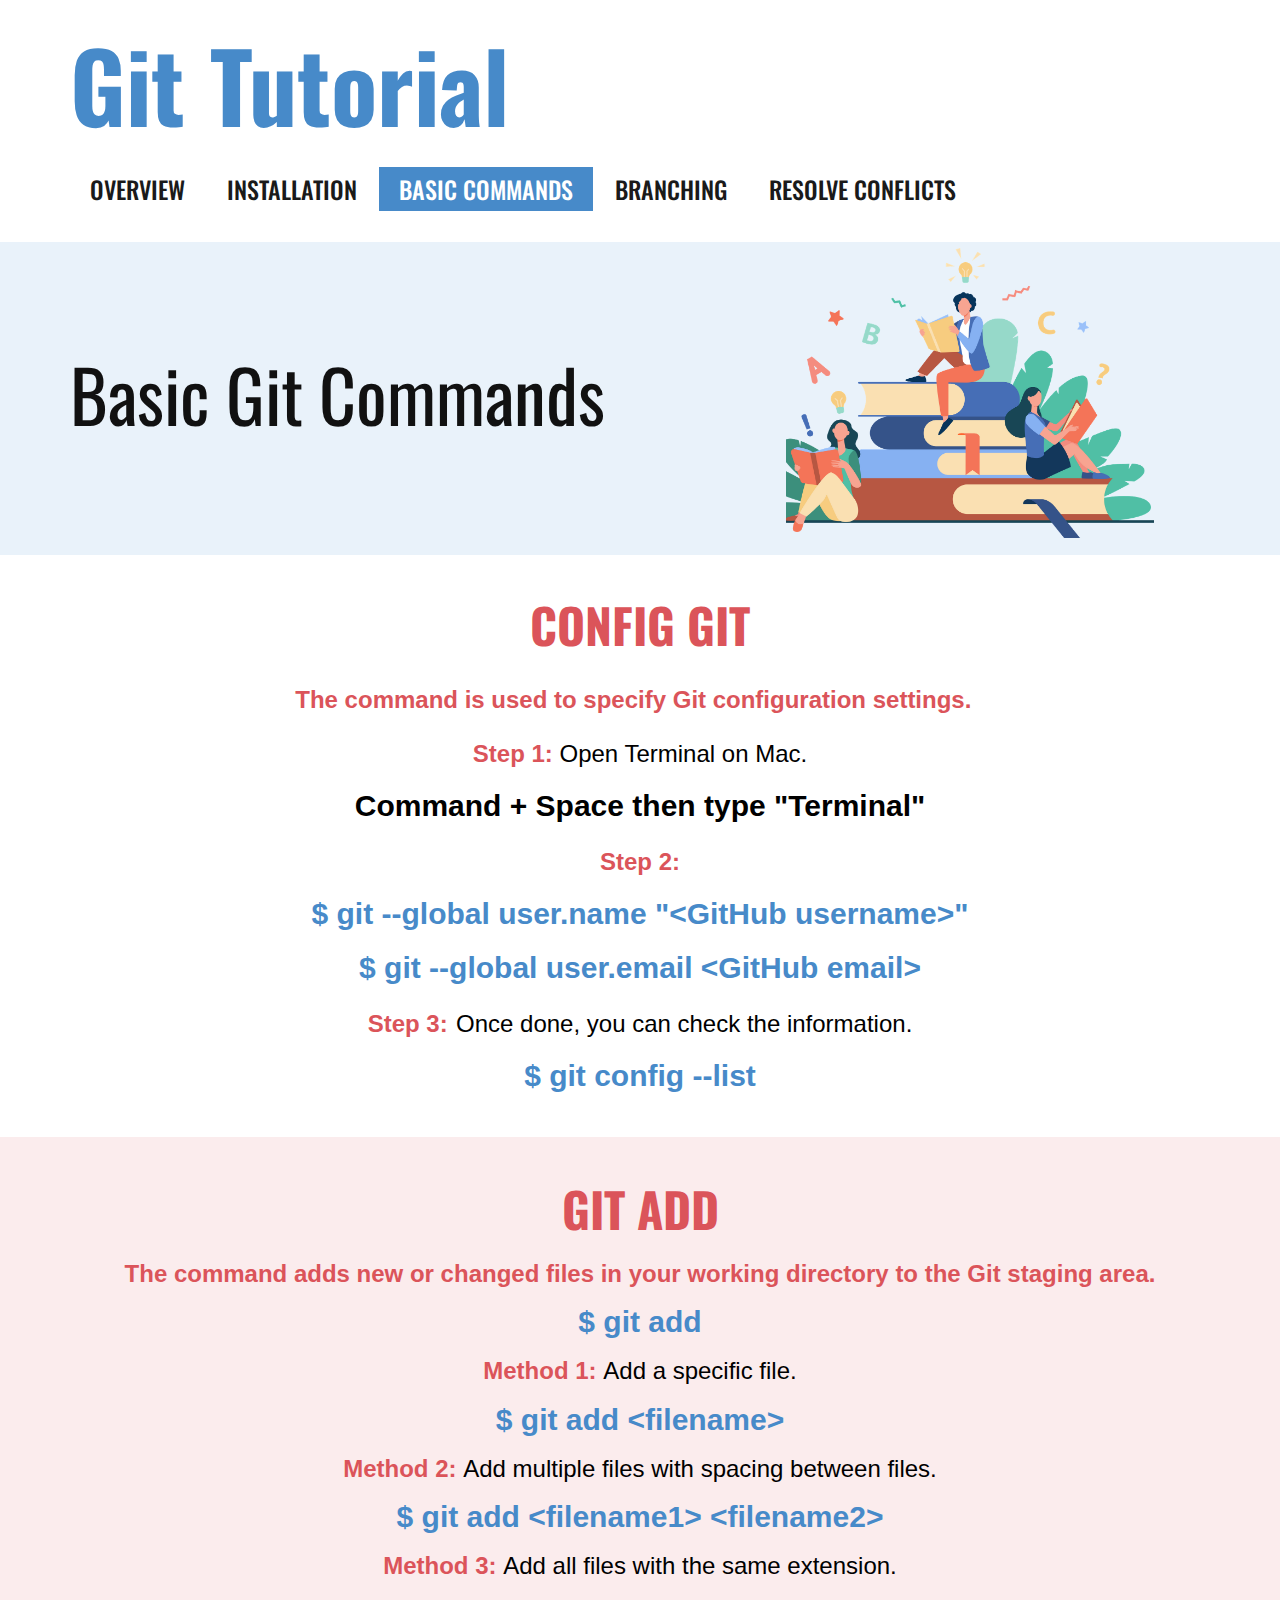
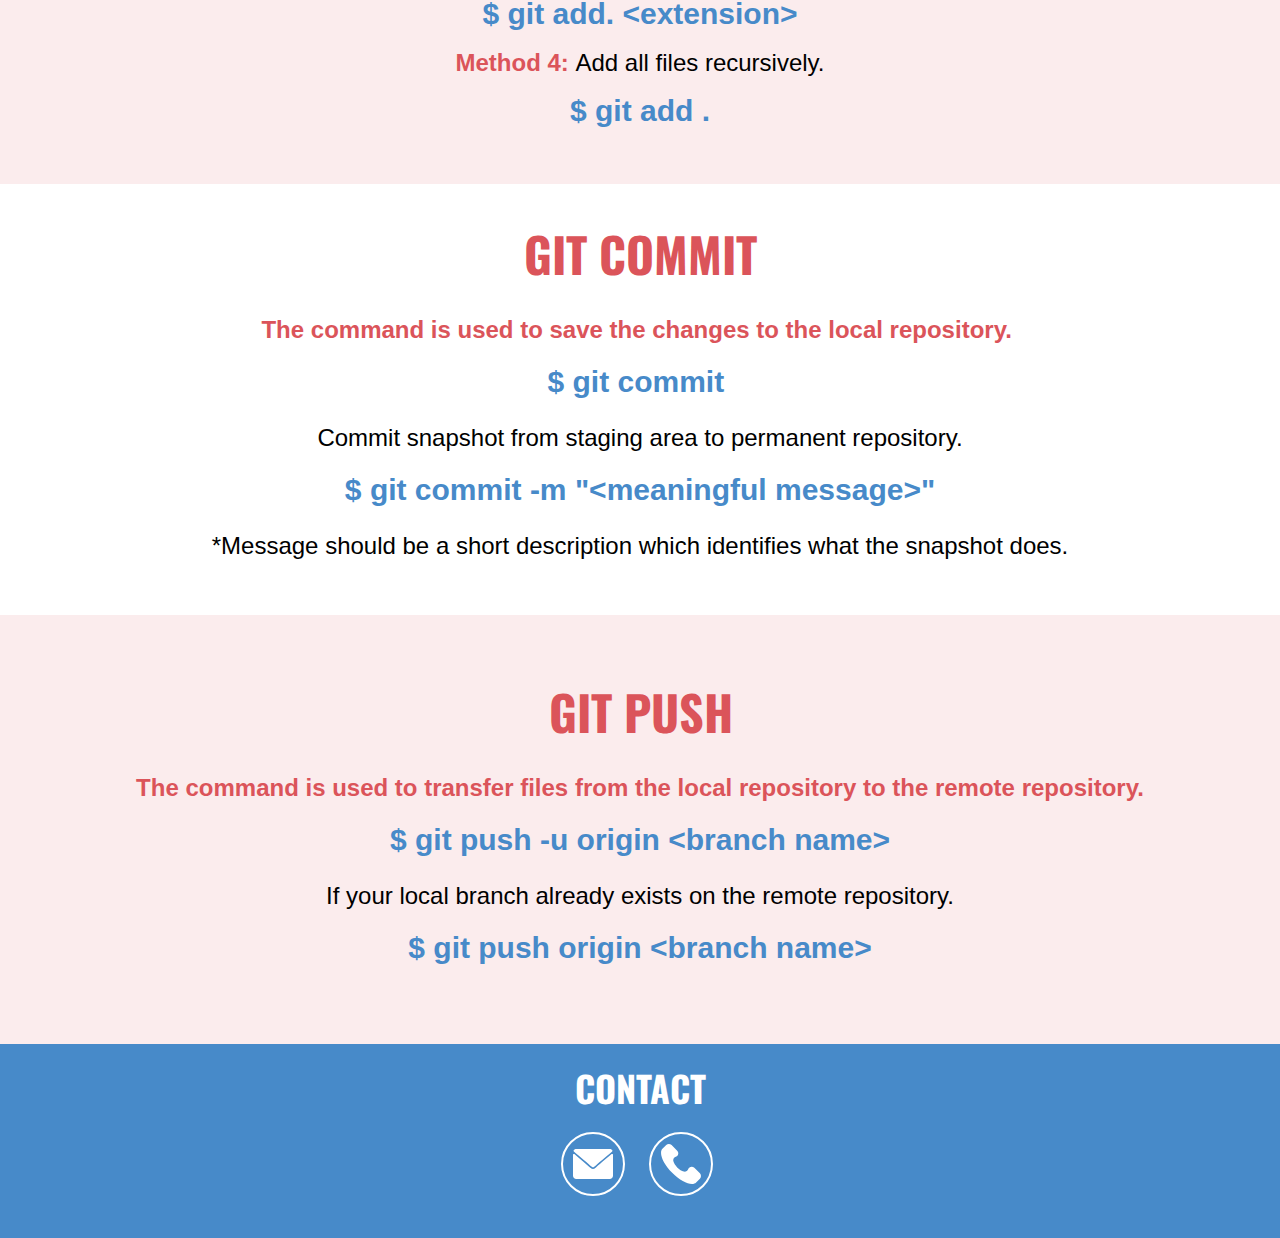
<file: Basic-Commands.html>
<!DOCTYPE html>
<html style="font-size: 16px;">
  <head>
    <meta name="viewport" content="width=device-width, initial-scale=1.0">
    <meta charset="utf-8">
    <meta name="keywords" content="Git Tutorial, CONTACT">
    <meta name="description" content="">
    <meta name="page_type" content="np-template-header-footer-from-plugin">
    <title>Basic Commands</title>
    <link rel="stylesheet" href="nicepage.css" media="screen">
<link rel="stylesheet" href="Basic-Commands.css" media="screen">
    <script class="u-script" type="text/javascript" src="jquery.js" defer=""></script>
    <script class="u-script" type="text/javascript" src="nicepage.js" defer=""></script>
    <meta name="generator" content="Nicepage 3.0.9, nicepage.com">
    <link id="u-theme-google-font" rel="stylesheet" href="https://fonts.googleapis.com/css?family=Roboto:100,100i,300,300i,400,400i,500,500i,700,700i,900,900i|Open+Sans:300,300i,400,400i,600,600i,700,700i,800,800i">
    <link id="u-page-google-font" rel="stylesheet" href="https://fonts.googleapis.com/css?family=Oswald:200,300,400,500,600,700">
    
    
    
    
    
    
    <script type="application/ld+json">{
		"@context": "http://schema.org",
		"@type": "Organization",
		"name": "Site1",
		"url": "index.html"
}</script>
    <meta property="og:title" content="Basic Commands">
    <meta property="og:type" content="website">
    <meta name="theme-color" content="#478ac9">
    <link rel="canonical" href="index.html">
    <meta property="og:url" content="index.html">
  </head>
  <body class="u-body"><header class="u-clearfix u-header u-white u-header" id="sec-d6d2"><div class="u-clearfix u-sheet u-valign-middle u-sheet-1">
        <h1 class="u-align-justify u-custom-font u-font-oswald u-text u-text-default u-text-palette-1-base u-title u-text-1">Git Tutorial</h1>
        <nav class="u-menu u-menu-dropdown u-offcanvas u-menu-1">
          <div class="menu-collapse u-custom-font u-font-oswald" style="font-size: 1.5rem; letter-spacing: 0px; text-transform: uppercase; font-weight: 500;">
            <a class="u-active-palette-1-base u-border-active-palette-1-base u-border-hover-palette-1-light-1 u-border-no-left u-border-no-right u-border-no-top u-button-style u-custom-left-right-menu-spacing u-custom-padding-bottom u-custom-top-bottom-menu-spacing u-hover-palette-1-light-1 u-nav-link u-text-active-white u-text-grey-90 u-text-hover-white" href="#">
              <svg><use xmlns:xlink="http://www.w3.org/1999/xlink" xlink:href="#menu-hamburger"></use></svg>
              <svg version="1.1" xmlns="http://www.w3.org/2000/svg" xmlns:xlink="http://www.w3.org/1999/xlink"><defs><symbol id="menu-hamburger" viewBox="0 0 16 16" style="width: 16px; height: 16px;"><rect y="1" width="16" height="2"></rect><rect y="7" width="16" height="2"></rect><rect y="13" width="16" height="2"></rect>
</symbol>
</defs></svg>
            </a>
          </div>
          <div class="u-custom-menu u-nav-container">
            <ul class="u-custom-font u-font-oswald u-nav u-spacing-2 u-unstyled u-nav-1"><li class="u-nav-item"><a class="u-active-palette-1-base u-border-active-palette-1-base u-border-hover-palette-1-light-1 u-button-style u-hover-palette-1-light-1 u-nav-link u-text-active-white u-text-grey-90 u-text-hover-white" href="Overview.html" style="padding: 10px 20px;">Overview</a>
</li><li class="u-nav-item"><a class="u-active-palette-1-base u-border-active-palette-1-base u-border-hover-palette-1-light-1 u-button-style u-hover-palette-1-light-1 u-nav-link u-text-active-white u-text-grey-90 u-text-hover-white" href="Installation.html" style="padding: 10px 20px;">Installation</a>
</li><li class="u-nav-item"><a class="u-active-palette-1-base u-border-active-palette-1-base u-border-hover-palette-1-light-1 u-button-style u-hover-palette-1-light-1 u-nav-link u-text-active-white u-text-grey-90 u-text-hover-white" href="Basic-Commands.html" style="padding: 10px 20px;">Basic Commands</a>
</li><li class="u-nav-item"><a class="u-active-palette-1-base u-border-active-palette-1-base u-border-hover-palette-1-light-1 u-button-style u-hover-palette-1-light-1 u-nav-link u-text-active-white u-text-grey-90 u-text-hover-white" href="Branching.html" style="padding: 10px 20px;">Branching</a>
</li><li class="u-nav-item"><a class="u-active-palette-1-base u-border-active-palette-1-base u-border-hover-palette-1-light-1 u-button-style u-hover-palette-1-light-1 u-nav-link u-text-active-white u-text-grey-90 u-text-hover-white" href="Resolve-Conflicts.html" style="padding: 10px 20px;">Resolve Conflicts</a>
</li></ul>
          </div>
          <div class="u-custom-menu u-nav-container-collapse">
            <div class="u-black u-container-style u-inner-container-layout u-opacity u-opacity-95 u-sidenav">
              <div class="u-sidenav-overflow">
                <div class="u-menu-close"></div>
                <ul class="u-align-center u-nav u-popupmenu-items u-unstyled u-nav-2"><li class="u-nav-item"><a class="u-button-style u-nav-link" href="Overview.html" style="padding: 10px 20px;">Overview</a>
</li><li class="u-nav-item"><a class="u-button-style u-nav-link" href="Installation.html" style="padding: 10px 20px;">Installation</a>
</li><li class="u-nav-item"><a class="u-button-style u-nav-link" href="Basic-Commands.html" style="padding: 10px 20px;">Basic Commands</a>
</li><li class="u-nav-item"><a class="u-button-style u-nav-link" href="Branching.html" style="padding: 10px 20px;">Branching</a>
</li><li class="u-nav-item"><a class="u-button-style u-nav-link" href="Resolve-Conflicts.html" style="padding: 10px 20px;">Resolve Conflicts</a>
</li></ul>
              </div>
            </div>
            <div class="u-black u-menu-overlay u-opacity u-opacity-70"></div>
          </div>
        </nav>
      </div></header>
    <section class="u-clearfix u-palette-1-light-3 u-section-1" id="sec-7ba5">
      <div class="u-clearfix u-sheet u-sheet-1">
        <h1 class="u-custom-font u-font-oswald u-text u-text-default u-title u-text-1">Basic Git Commands</h1>
        <img src="command1.png" alt="" class="u-image u-image-default u-image-1">
      </div>
    </section>
    <section class="u-align-center u-clearfix u-section-2" id="sec-6f64">
      <div class="u-clearfix u-sheet u-sheet-1">
        <h2 class="u-custom-font u-font-oswald u-text u-text-palette-2-base u-text-1">CONFIG GIT</h2>
        <p class="u-align-center u-custom-font u-font-arial u-text u-text-black u-text-2">
          <span style="font-size: 1.5rem;" class="u-text-palette-2-base">The command is used to specify Git configuration&nbsp;settings.&nbsp;&nbsp;<br>Step 1:
          </span>
          <span style="font-size: 1.5rem; font-weight: normal;"> Open Terminal on Mac.</span>
          <br>Command + Space then type "Terminal"<br>
          <span style="font-size: 1.5rem;" class="u-text-palette-2-base">Step 2:</span>
          <br>
          <span class="u-text-palette-1-base">$ git --global user.name "&lt;GitHub username&gt;"</span>
          <br>
          <span class="u-text-palette-1-base">$ git --global user.email &lt;GitHub email&gt;</span>
          <br>
          <span style="font-size: 1.5rem;" class="u-text-palette-2-base">Step 3:</span>
          <span style="font-size: 1.5rem; font-weight: normal;"> Once done, you can check the information.</span>
          <br>
          <span class="u-text-palette-1-base">$ git config --list</span>
        </p>
        <p class="u-align-justify u-custom-font u-font-arial u-text u-text-3">
          <br>
        </p>
      </div>
    </section>
    <section class="u-align-center u-clearfix u-palette-2-light-3 u-section-3" id="carousel_3b4a">
      <div class="u-clearfix u-sheet u-valign-middle u-sheet-1">
        <h2 class="u-custom-font u-font-oswald u-text u-text-palette-2-base u-text-1">GIT ADD</h2>
        <p class="u-align-center u-custom-font u-font-arial u-text u-text-palette-2-base u-text-2">
          <font color="#db545a">The command&nbsp;</font>adds new or changed files in your working directory to the Git staging area.<br>
          <span style="font-size: 1.875rem;" class="u-text-palette-1-base">$ git add</span>
          <br>Method 1: <span style="font-weight: normal;" class="u-text-black">Add a specific file.</span>
          <br>
          <span class="u-text-palette-1-base" style="font-size: 1.875rem;">$ git add &lt;filename&gt;</span>
          <br>Method 2: <span class="u-text-black" style="font-weight: normal;">Add multiple files with spacing between files.</span>
          <br>
          <span style="font-size: 1.875rem;" class="u-text-palette-1-base">$ git add &lt;filename1&gt; &lt;filename2&gt;<br>
          </span>Method 3: <span class="u-text-black" style="font-weight: normal;">Add all files with the same extension.</span>
          <br>
          <span class="u-text-palette-1-base" style="font-size: 1.875rem;">$ git add. &lt;extension&gt;</span>
          <br>Method 4: <span style="font-weight: normal;" class="u-text-black">Add all files recursively.</span>
          <br>
          <span class="u-text-palette-1-base" style="font-size: 1.875rem;">$ git add .</span>
        </p>
        <p class="u-align-justify u-custom-font u-font-arial u-text u-text-3">
          <br>
        </p>
      </div>
    </section>
    <section class="u-align-center u-clearfix u-section-4" id="carousel_a902">
      <div class="u-clearfix u-sheet u-valign-middle u-sheet-1">
        <h2 class="u-custom-font u-font-oswald u-text u-text-palette-2-base u-text-1">GIT COMMIT</h2>
        <p class="u-align-center u-custom-font u-font-arial u-text u-text-black u-text-2">
          <span style="font-size: 1.5rem;" class="u-text-palette-2-base">The command is used to&nbsp;save the changes to the local repository.&nbsp;<br>
            <span class="u-text-palette-1-base" style="font-size: 1.875rem;">$ git commit&nbsp;</span>
          </span>
          <br>
          <span style="font-size: 1.5rem; font-weight: normal;">Commit snapshot from staging area to permanent repository.</span>
          <br>
          <span class="u-text-palette-1-base">$ git commit -m "&lt;meaningful message&gt;"</span>
          <br>
          <span style="font-size: 1.5rem; font-weight: normal;">*Message should be a short description which identifies what the snapshot does.</span>
        </p>
        <p class="u-align-justify u-custom-font u-font-arial u-text u-text-3">
          <br>
        </p>
      </div>
    </section>
    <section class="u-align-center u-clearfix u-palette-2-light-3 u-section-5" id="carousel_9b28">
      <div class="u-clearfix u-sheet u-sheet-1">
        <h2 class="u-custom-font u-font-oswald u-text u-text-palette-2-base u-text-1">GIT PUSH</h2>
        <p class="u-align-center u-custom-font u-font-arial u-text u-text-palette-1-base u-text-2">
          <span style="font-size: 1.5rem;">
            <span class="u-text-palette-2-base">The command is used to transfer files from the local repository to the remote repository.<br>
            </span>
            <span style="font-size: 1.875rem;">$ git push -u origin &lt;branch name&gt;</span>
          </span>
          <br>
          <span style="font-size: 24px; font-weight: normal;" class="u-text-black">If your local branch already exists on the remote repository.</span>
          <br>$ git push origin &lt;branch name&gt;
        </p>
        <p class="u-align-justify u-custom-font u-font-arial u-text u-text-3">
          <br>
        </p>
      </div>
    </section>
    
    
    <footer class="u-align-center u-clearfix u-footer u-palette-1-base u-footer" id="sec-0329"><div class="u-clearfix u-sheet u-sheet-1">
        <h2 class="u-custom-font u-font-oswald u-text u-text-1">CONTACT</h2><span class="u-border-2 u-border-white u-icon u-icon-circle u-spacing-10 u-text-white u-icon-1" data-href="mailto:s3878667@rmit.edu.vn"><svg class="u-svg-link" preserveAspectRatio="xMidYMin slice" viewBox="0 0 512 512" style=""><use xmlns:xlink="http://www.w3.org/1999/xlink" xlink:href="#svg-8f83"></use></svg><svg xmlns="http://www.w3.org/2000/svg" xmlns:xlink="http://www.w3.org/1999/xlink" version="1.1" xml:space="preserve" class="u-svg-content" viewBox="0 0 512 512" x="0px" y="0px" id="svg-8f83" style="enable-background:new 0 0 512 512;"><g><g><g><path d="M10.688,95.156C80.958,154.667,204.26,259.365,240.5,292.01c4.865,4.406,10.083,6.646,15.5,6.646     c5.406,0,10.615-2.219,15.469-6.604c36.271-32.677,159.573-137.385,229.844-196.896c4.375-3.698,5.042-10.198,1.5-14.719     C494.625,69.99,482.417,64,469.333,64H42.667c-13.083,0-25.292,5.99-33.479,16.438C5.646,84.958,6.313,91.458,10.688,95.156z"></path><path d="M505.813,127.406c-3.781-1.76-8.229-1.146-11.375,1.542C416.51,195.01,317.052,279.688,285.76,307.885     c-17.563,15.854-41.938,15.854-59.542-0.021c-33.354-30.052-145.042-125-208.656-178.917c-3.167-2.688-7.625-3.281-11.375-1.542     C2.417,129.156,0,132.927,0,137.083v268.25C0,428.865,19.135,448,42.667,448h426.667C492.865,448,512,428.865,512,405.333     v-268.25C512,132.927,509.583,129.146,505.813,127.406z"></path>
</g>
</g>
</g></svg></span><span class="u-border-2 u-border-white u-icon u-icon-circle u-spacing-10 u-text-white u-icon-2" data-href="tel:0372796010"><svg class="u-svg-link" preserveAspectRatio="xMidYMin slice" viewBox="0 0 513.64 513.64" style=""><use xmlns:xlink="http://www.w3.org/1999/xlink" xlink:href="#svg-fb30"></use></svg><svg xmlns="http://www.w3.org/2000/svg" xmlns:xlink="http://www.w3.org/1999/xlink" version="1.1" xml:space="preserve" class="u-svg-content" viewBox="0 0 513.64 513.64" x="0px" y="0px" id="svg-fb30" style="enable-background:new 0 0 513.64 513.64;"><g><g><path d="M499.66,376.96l-71.68-71.68c-25.6-25.6-69.12-15.359-79.36,17.92c-7.68,23.041-33.28,35.841-56.32,30.72    c-51.2-12.8-120.32-79.36-133.12-133.12c-7.68-23.041,7.68-48.641,30.72-56.32c33.28-10.24,43.52-53.76,17.92-79.36l-71.68-71.68    c-20.48-17.92-51.2-17.92-69.12,0l-48.64,48.64c-48.64,51.2,5.12,186.88,125.44,307.2c120.32,120.32,256,176.641,307.2,125.44    l48.64-48.64C517.581,425.6,517.581,394.88,499.66,376.96z"></path>
</g>
</g></svg></span>
      </div></footer>
  </body>
</html>
</file>
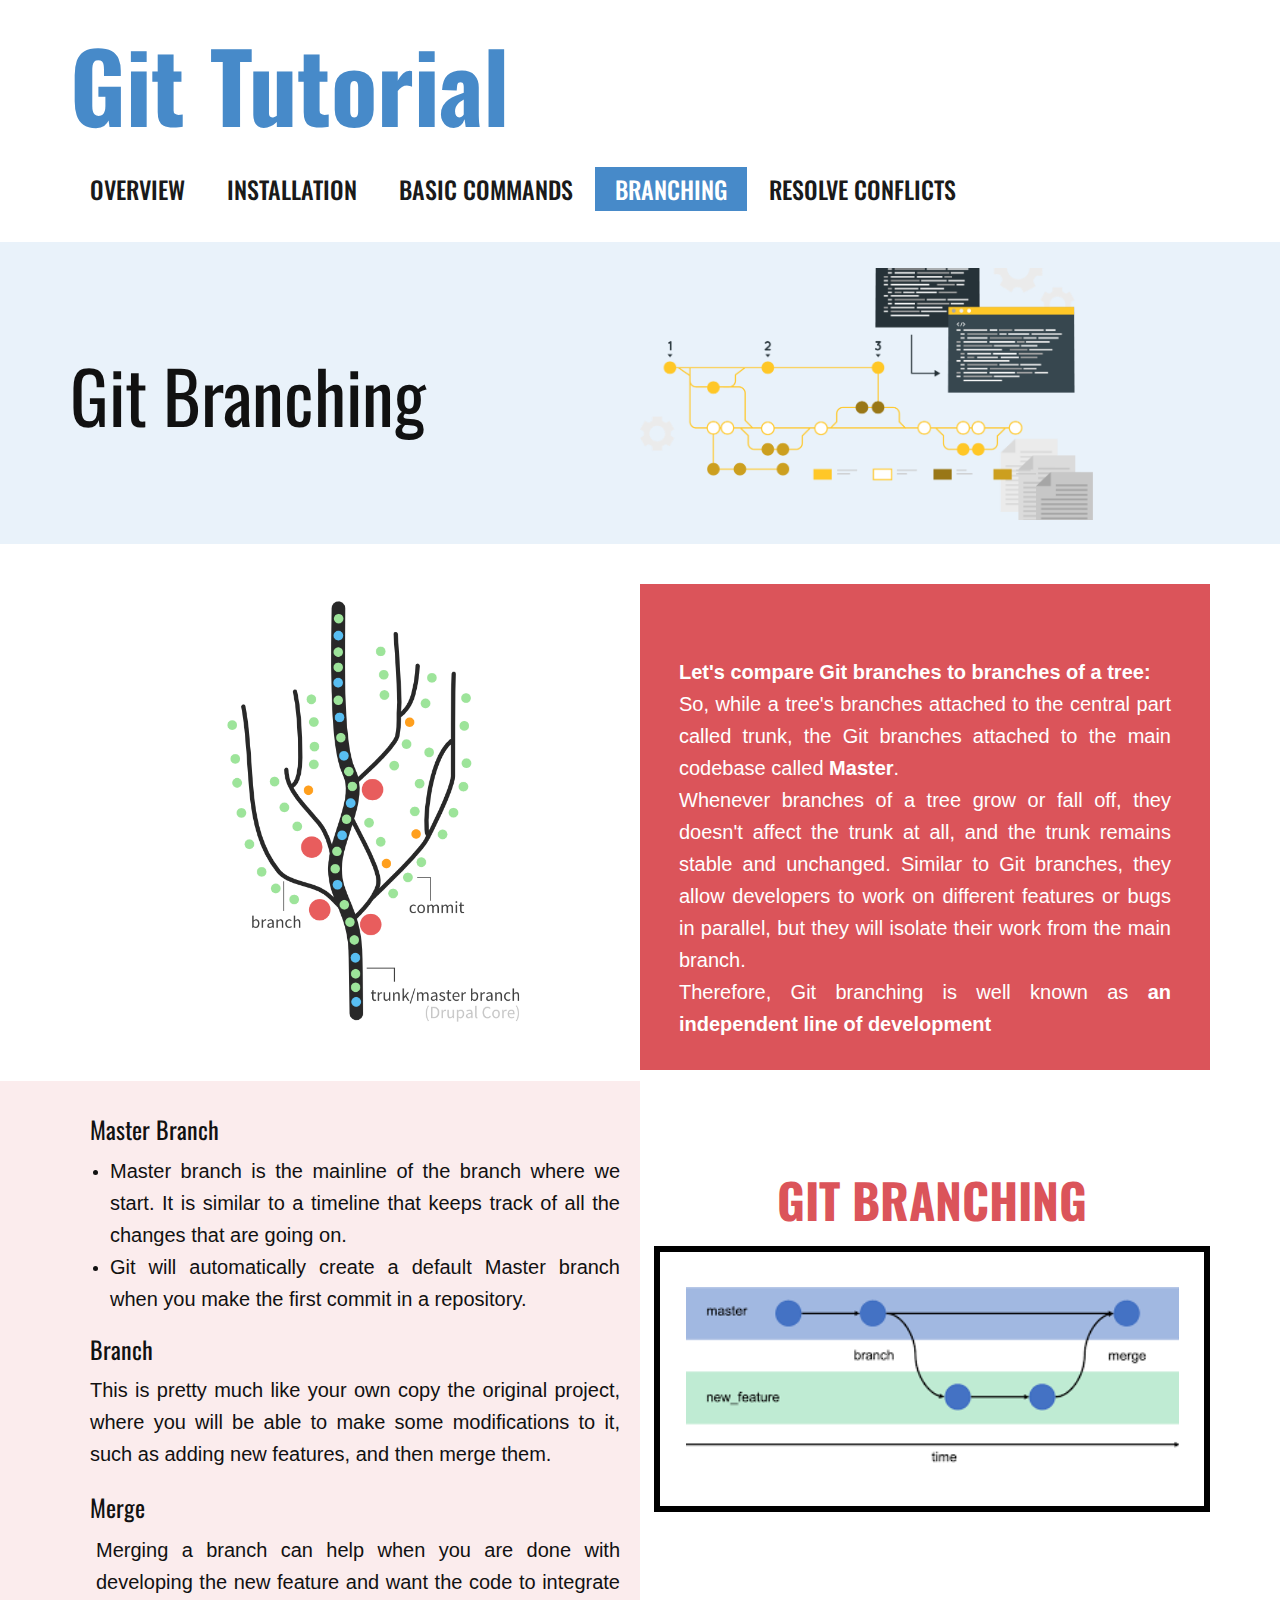
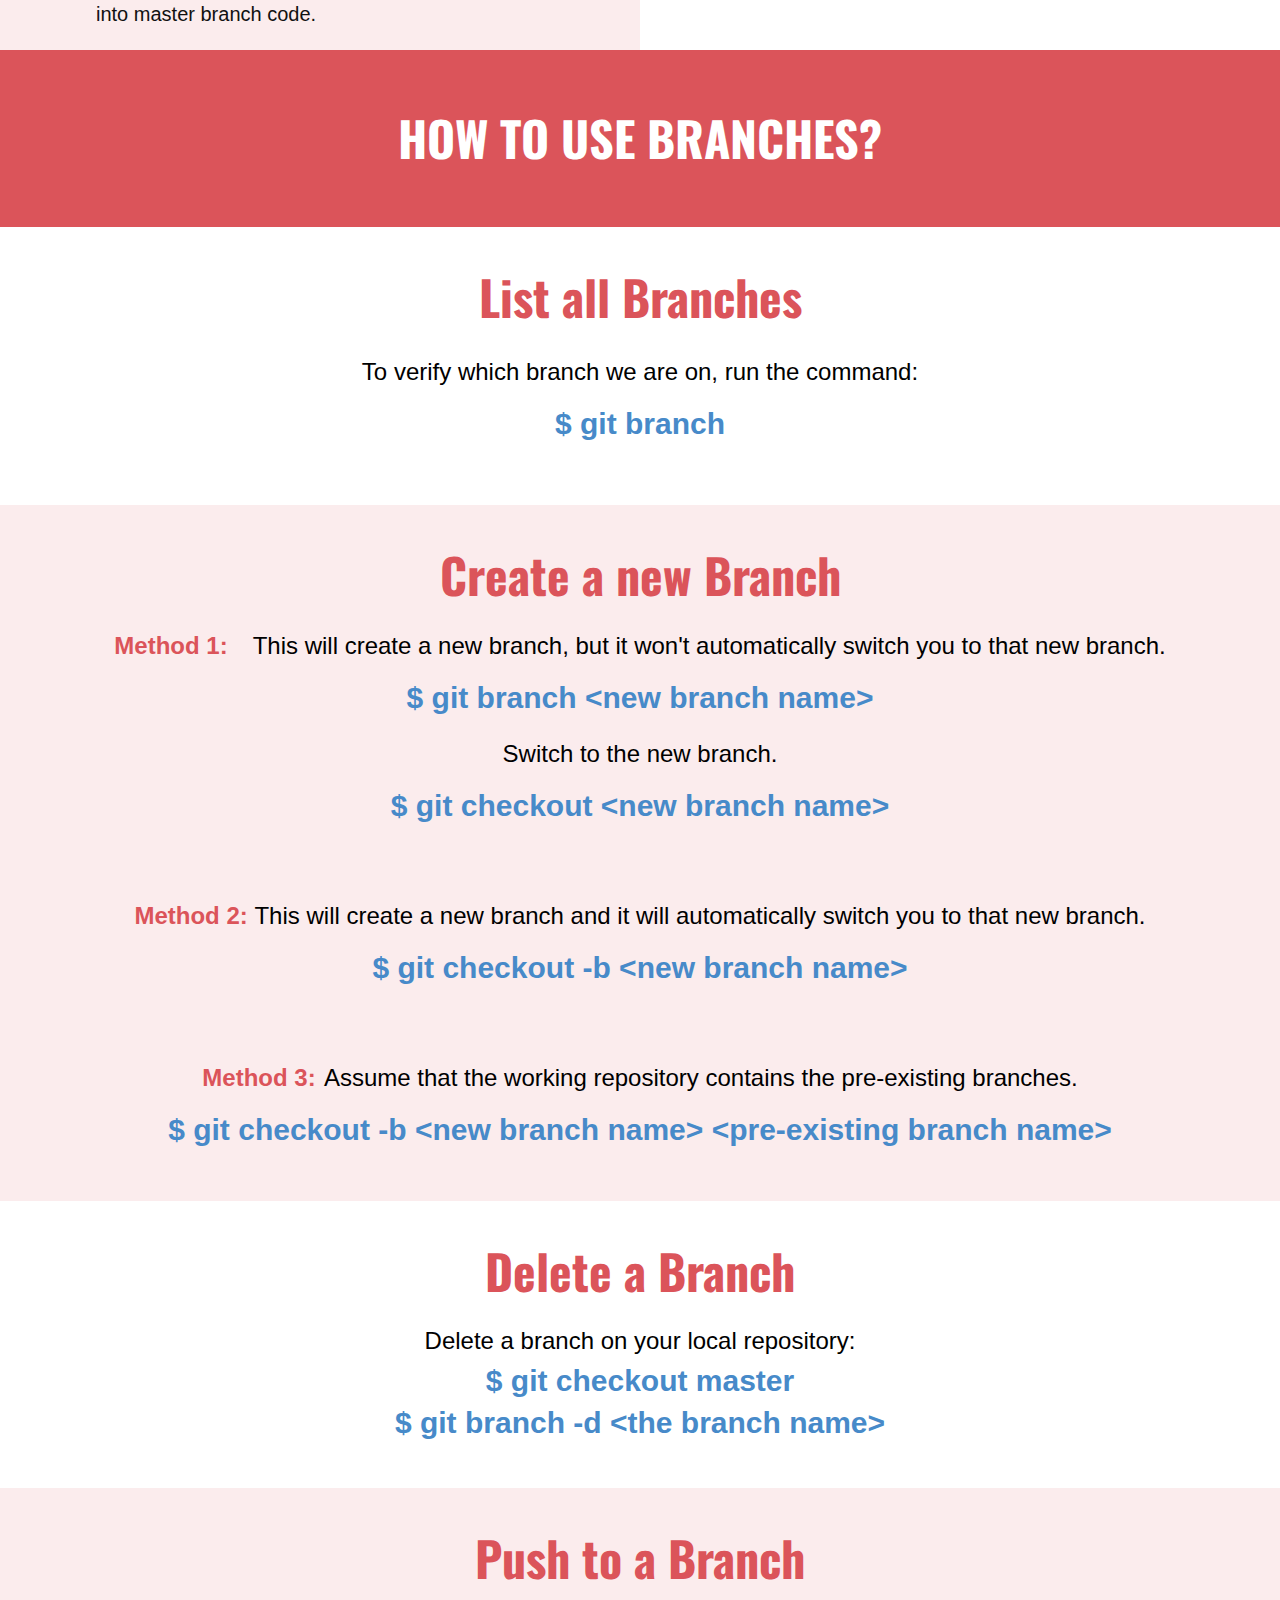
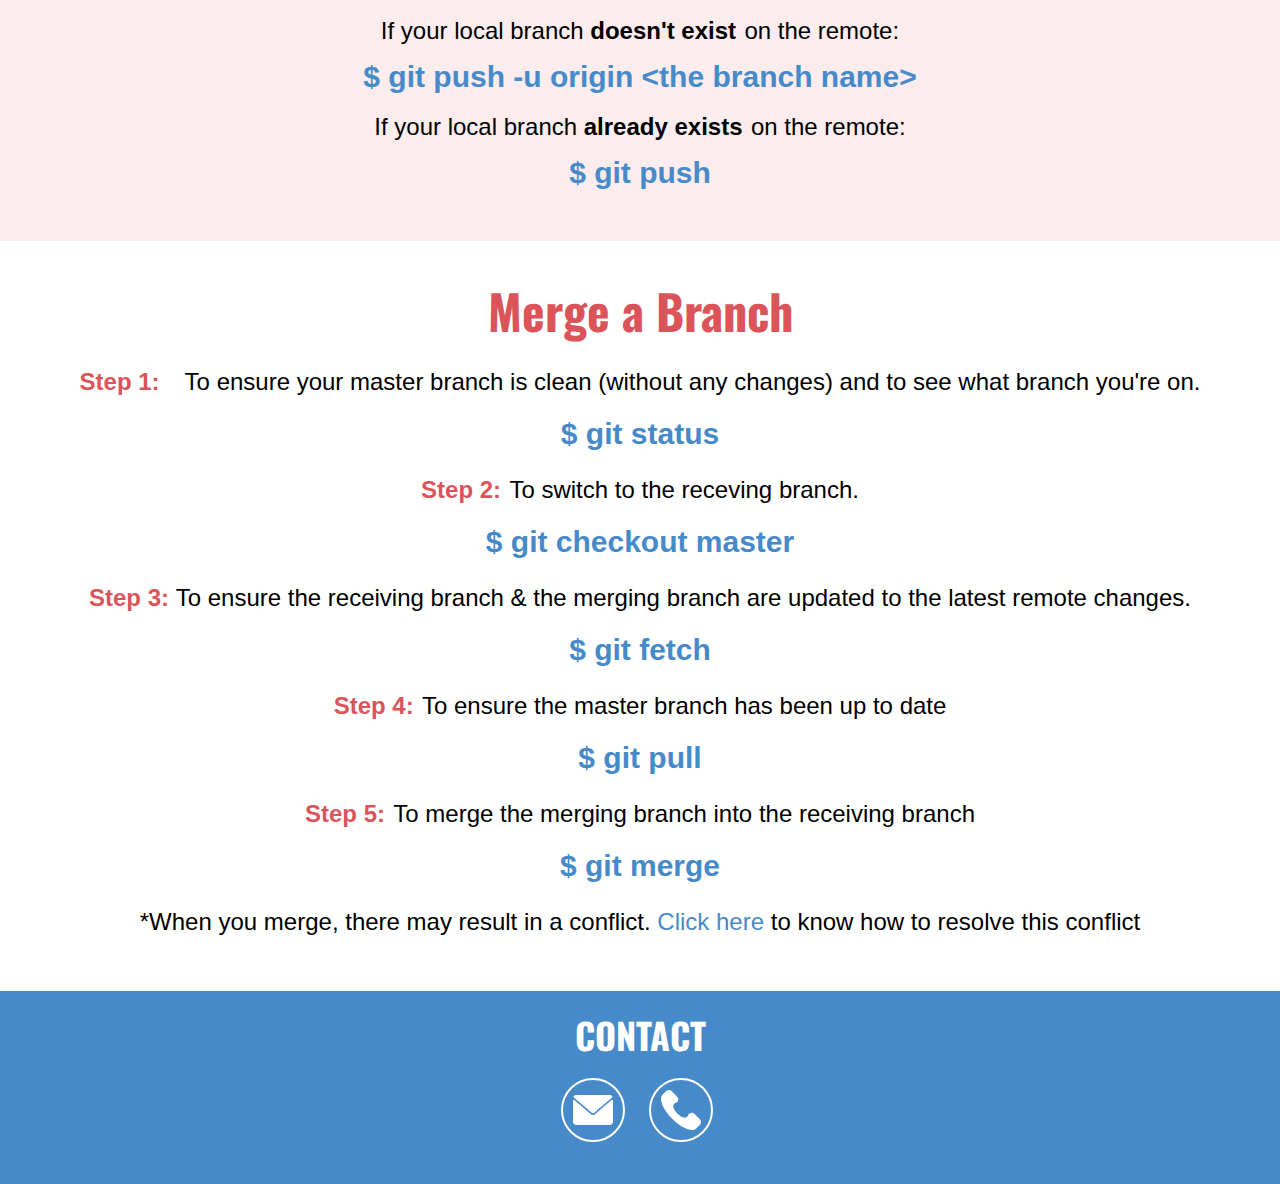
<file: Branching.html>
<!DOCTYPE html>
<html style="font-size: 16px;">
  <head>
    <meta name="viewport" content="width=device-width, initial-scale=1.0">
    <meta charset="utf-8">
    <meta name="keywords" content="Git Tutorial, CONTACT">
    <meta name="description" content="">
    <meta name="page_type" content="np-template-header-footer-from-plugin">
    <title>Branching</title>
    <link rel="stylesheet" href="nicepage.css" media="screen">
<link rel="stylesheet" href="Branching.css" media="screen">
    <script class="u-script" type="text/javascript" src="jquery.js" defer=""></script>
    <script class="u-script" type="text/javascript" src="nicepage.js" defer=""></script>
    <meta name="generator" content="Nicepage 3.0.9, nicepage.com">
    <link id="u-theme-google-font" rel="stylesheet" href="https://fonts.googleapis.com/css?family=Roboto:100,100i,300,300i,400,400i,500,500i,700,700i,900,900i|Open+Sans:300,300i,400,400i,600,600i,700,700i,800,800i">
    <link id="u-page-google-font" rel="stylesheet" href="https://fonts.googleapis.com/css?family=Oswald:200,300,400,500,600,700">
    
    
    
    
    
    
    
    
    
    
    <script type="application/ld+json">{
		"@context": "http://schema.org",
		"@type": "Organization",
		"name": "Site1",
		"url": "index.html"
}</script>
    <meta property="og:title" content="Branching">
    <meta property="og:type" content="website">
    <meta name="theme-color" content="#478ac9">
    <link rel="canonical" href="index.html">
    <meta property="og:url" content="index.html">
  </head>
  <body class="u-body"><header class="u-clearfix u-header u-white u-header" id="sec-d6d2"><div class="u-clearfix u-sheet u-valign-middle u-sheet-1">
        <h1 class="u-align-justify u-custom-font u-font-oswald u-text u-text-default u-text-palette-1-base u-title u-text-1">Git Tutorial</h1>
        <nav class="u-menu u-menu-dropdown u-offcanvas u-menu-1">
          <div class="menu-collapse u-custom-font u-font-oswald" style="font-size: 1.5rem; letter-spacing: 0px; text-transform: uppercase; font-weight: 500;">
            <a class="u-active-palette-1-base u-border-active-palette-1-base u-border-hover-palette-1-light-1 u-border-no-left u-border-no-right u-border-no-top u-button-style u-custom-left-right-menu-spacing u-custom-padding-bottom u-custom-top-bottom-menu-spacing u-hover-palette-1-light-1 u-nav-link u-text-active-white u-text-grey-90 u-text-hover-white" href="#">
              <svg><use xmlns:xlink="http://www.w3.org/1999/xlink" xlink:href="#menu-hamburger"></use></svg>
              <svg version="1.1" xmlns="http://www.w3.org/2000/svg" xmlns:xlink="http://www.w3.org/1999/xlink"><defs><symbol id="menu-hamburger" viewBox="0 0 16 16" style="width: 16px; height: 16px;"><rect y="1" width="16" height="2"></rect><rect y="7" width="16" height="2"></rect><rect y="13" width="16" height="2"></rect>
</symbol>
</defs></svg>
            </a>
          </div>
          <div class="u-custom-menu u-nav-container">
            <ul class="u-custom-font u-font-oswald u-nav u-spacing-2 u-unstyled u-nav-1"><li class="u-nav-item"><a class="u-active-palette-1-base u-border-active-palette-1-base u-border-hover-palette-1-light-1 u-button-style u-hover-palette-1-light-1 u-nav-link u-text-active-white u-text-grey-90 u-text-hover-white" href="Overview.html" style="padding: 10px 20px;">Overview</a>
</li><li class="u-nav-item"><a class="u-active-palette-1-base u-border-active-palette-1-base u-border-hover-palette-1-light-1 u-button-style u-hover-palette-1-light-1 u-nav-link u-text-active-white u-text-grey-90 u-text-hover-white" href="Installation.html" style="padding: 10px 20px;">Installation</a>
</li><li class="u-nav-item"><a class="u-active-palette-1-base u-border-active-palette-1-base u-border-hover-palette-1-light-1 u-button-style u-hover-palette-1-light-1 u-nav-link u-text-active-white u-text-grey-90 u-text-hover-white" href="Basic-Commands.html" style="padding: 10px 20px;">Basic Commands</a>
</li><li class="u-nav-item"><a class="u-active-palette-1-base u-border-active-palette-1-base u-border-hover-palette-1-light-1 u-button-style u-hover-palette-1-light-1 u-nav-link u-text-active-white u-text-grey-90 u-text-hover-white" href="Branching.html" style="padding: 10px 20px;">Branching</a>
</li><li class="u-nav-item"><a class="u-active-palette-1-base u-border-active-palette-1-base u-border-hover-palette-1-light-1 u-button-style u-hover-palette-1-light-1 u-nav-link u-text-active-white u-text-grey-90 u-text-hover-white" href="Resolve-Conflicts.html" style="padding: 10px 20px;">Resolve Conflicts</a>
</li></ul>
          </div>
          <div class="u-custom-menu u-nav-container-collapse">
            <div class="u-black u-container-style u-inner-container-layout u-opacity u-opacity-95 u-sidenav">
              <div class="u-sidenav-overflow">
                <div class="u-menu-close"></div>
                <ul class="u-align-center u-nav u-popupmenu-items u-unstyled u-nav-2"><li class="u-nav-item"><a class="u-button-style u-nav-link" href="Overview.html" style="padding: 10px 20px;">Overview</a>
</li><li class="u-nav-item"><a class="u-button-style u-nav-link" href="Installation.html" style="padding: 10px 20px;">Installation</a>
</li><li class="u-nav-item"><a class="u-button-style u-nav-link" href="Basic-Commands.html" style="padding: 10px 20px;">Basic Commands</a>
</li><li class="u-nav-item"><a class="u-button-style u-nav-link" href="Branching.html" style="padding: 10px 20px;">Branching</a>
</li><li class="u-nav-item"><a class="u-button-style u-nav-link" href="Resolve-Conflicts.html" style="padding: 10px 20px;">Resolve Conflicts</a>
</li></ul>
              </div>
            </div>
            <div class="u-black u-menu-overlay u-opacity u-opacity-70"></div>
          </div>
        </nav>
      </div></header>
    <section class="u-clearfix u-palette-1-light-3 u-section-1" id="sec-7ca0">
      <div class="u-clearfix u-sheet u-sheet-1">
        <img src="branching1.png" alt="" class="u-image u-image-default u-image-1">
        <h1 class="u-custom-font u-font-oswald u-text u-text-default u-title u-text-1">Git Branching</h1>
      </div>
    </section>
    <section class="u-clearfix u-section-2" id="sec-e803">
      <div class="u-clearfix u-sheet u-sheet-1">
        <div class="u-clearfix u-expanded-width u-gutter-0 u-layout-spacing-vertical u-layout-wrap u-layout-wrap-1">
          <div class="u-gutter-0 u-layout">
            <div class="u-layout-row">
              <div class="u-container-style u-layout-cell u-size-30 u-white u-layout-cell-1">
                <div class="u-container-layout u-container-layout-1">
                  <div class="u-container-style u-group u-image u-image-1">
                    <div class="u-container-layout"></div>
                  </div>
                </div>
              </div>
              <div class="u-container-style u-layout-cell u-palette-2-base u-size-30 u-layout-cell-2">
                <div class="u-container-layout u-container-layout-3">
                  <p class="u-align-justify u-custom-font u-font-arial u-text u-text-body-alt-color u-text-1"><b>Let's compare Git branches to branches of a tree:</b>
                    <br>So, while a tree's branches attached to the central part called trunk, the Git branches attached to the main codebase called <b>Master</b>.<br>Whenever branches of a tree grow or fall off, they doesn't affect the trunk at all, and the trunk remains stable and unchanged.&nbsp;Similar to Git branches, they allow developers to work on different features or bugs in parallel, but they will isolate their work from the main branch.&nbsp;<br>Therefore, Git branching is well known as <b>an independent line of development</b>
                  </p>
                </div>
              </div>
            </div>
          </div>
        </div>
      </div>
    </section>
    <section class="u-clearfix u-palette-2-light-3 u-section-3" id="sec-6f7f">
      <div class="u-expanded-height u-hidden-sm u-hidden-xs u-shape u-shape-rectangle u-white u-shape-1"></div>
      <div class="u-clearfix u-layout-wrap u-layout-wrap-1">
        <div class="u-gutter-0 u-layout">
          <div class="u-layout-col">
            <div class="u-container-style u-layout-cell u-size-20 u-layout-cell-1">
              <div class="u-container-layout">
                <h5 class="u-align-justify u-custom-font u-font-oswald u-text u-text-1">Master Branch</h5>
                <ul class="u-align-justify u-custom-font u-font-arial u-text u-text-2">
                  <li>
                    <span style="font-size: 1.25rem;">Master branch is the mainline of the branch where we start. It is similar to a timeline that keeps track of all the changes that are going on.</span>
                  </li>
                  <li>
                    <span style="font-size: 1.25rem;">Git will automatically create a default Master branch when you make the first commit in a repository.</span>
                  </li>
                </ul>
              </div>
            </div>
            <div class="u-container-style u-layout-cell u-size-20 u-layout-cell-2">
              <div class="u-container-layout u-container-layout-2">
                <h5 class="u-custom-font u-font-oswald u-text u-text-3">Branch</h5>
                <p class="u-align-justify u-custom-font u-font-arial u-text u-text-4">This is pretty much like your own copy the original project, where you will be able to make some modifications to it, such as adding new features, and then merge them.</p>
              </div>
            </div>
            <div class="u-container-style u-layout-cell u-size-20 u-layout-cell-3">
              <div class="u-container-layout u-container-layout-3">
                <h5 class="u-align-justify u-custom-font u-font-oswald u-text u-text-5">Merge</h5>
                <p class="u-align-justify u-custom-font u-font-arial u-text u-text-6">
                  <span style="font-size: 1.25rem;">Merging a branch can help when you are done with developing the new feature and want the code to integrate into master branch code.</span>
                  <br>
                </p>
              </div>
            </div>
          </div>
        </div>
      </div>
      <div class="u-align-right u-border-6 u-border-black u-container-style u-expanded-width-xs u-group u-group-1">
        <div class="u-container-layout u-valign-middle u-container-layout-4">
          <img src="download.png" alt="" class="u-image u-image-default u-image-1">
        </div>
      </div>
      <h1 class="u-align-center u-custom-font u-font-oswald u-text u-text-palette-2-base u-text-7">GIT BRANCHING</h1>
    </section>
    <section class="u-align-center u-clearfix u-palette-2-base u-section-4" id="sec-fb4d">
      <div class="u-clearfix u-sheet u-valign-middle u-sheet-1">
        <h1 class="u-custom-font u-font-oswald u-text u-text-1">HOW TO USE BRANCHES?</h1>
      </div>
    </section>
    <section class="u-align-center u-clearfix u-section-5" id="sec-3069">
      <div class="u-clearfix u-sheet u-sheet-1">
        <h2 class="u-custom-font u-font-oswald u-text u-text-palette-2-base u-text-1">List all Branches</h2>
        <p class="u-align-center u-custom-font u-font-arial u-text u-text-black u-text-2">
          <span style="font-size: 1.5rem; font-weight: normal;">To verify which branch we are on, run the command:</span>
          <br>
          <span class="u-text-palette-1-base">$ git branch</span>
          <br>
          <br>
        </p>
        <p class="u-align-justify u-custom-font u-font-arial u-text u-text-3">
          <br>
        </p>
      </div>
    </section>
    <section class="u-align-center u-clearfix u-palette-2-light-3 u-section-6" id="carousel_cd69">
      <div class="u-clearfix u-sheet u-valign-middle u-sheet-1">
        <h2 class="u-custom-font u-font-oswald u-text u-text-palette-2-base u-text-1">Create a new Branch<br>
        </h2>
        <p class="u-align-center u-custom-font u-font-arial u-text u-text-palette-1-base u-text-2">
          <span class="u-text-black">
            <span style="font-size: 1.5rem;" class="u-text-palette-2-base">Method 1:</span>
            <span style="font-weight: normal;">&nbsp;</span>
            <span style="font-weight: normal; font-size: 1.5rem;">This&nbsp;will create a new branch, but it won't automatically switch you to that new branch.</span>
          </span>
          <br><b>$ git branch &lt;new branch name&gt;</b>
          <br>
          <span style="font-weight: normal; font-size: 1.5rem;" class="u-text-black">Switch to the new branch.</span>
          <br><b>$ git checkout &lt;new branch name&gt;</b>
          <br>
          <br>
          <span style="font-size: 1.5rem;" class="u-text-black">
            <span class="u-text-palette-2-base">Method 2:</span>
            <span style="font-weight: normal;"> This will create a new branch and it will automatically switch you to that new branch.</span>
          </span>
          <br>$ git checkout -b &lt;new branch name&gt;<br>
          <br>
          <span style="font-size: 1.5rem;" class="u-text-palette-2-base">Method 3:</span>
          <span style="font-size: 1.5rem; font-weight: normal;" class="u-text-black"> Assume that the working repository contains the pre-existing branches.</span>
          <br>$ git checkout -b &lt;new branch name&gt; &lt;pre-existing branch name&gt;
        </p>
        <p class="u-align-justify u-custom-font u-font-arial u-text u-text-3">
          <br>
        </p>
      </div>
    </section>
    <section class="u-align-center u-clearfix u-section-7" id="carousel_6187">
      <div class="u-clearfix u-sheet u-valign-middle u-sheet-1">
        <h2 class="u-custom-font u-font-oswald u-text u-text-palette-2-base u-text-1">Delete a Branch</h2>
        <p class="u-align-center u-custom-font u-font-arial u-text u-text-black u-text-2">
          <span style="font-size: 1.5rem; font-weight: normal;">Delete a branch on your local repository:</span>
          <br>
          <span class="u-text-palette-1-base">$ git checkout master</span>
          <br>
          <span class="u-text-palette-1-base">$ git branch -d &lt;the branch name&gt;</span>
        </p>
        <p class="u-align-justify u-custom-font u-font-arial u-text u-text-3">
          <br>
        </p>
      </div>
    </section>
    <section class="u-align-center u-clearfix u-palette-2-light-3 u-section-8" id="carousel_c298">
      <div class="u-clearfix u-sheet u-valign-middle u-sheet-1">
        <h2 class="u-custom-font u-font-oswald u-text u-text-palette-2-base u-text-1">Push to a Branch</h2>
        <p class="u-align-center u-custom-font u-font-arial u-text u-text-black u-text-2">
          <span style="font-size: 1.5rem; font-weight: normal;">If your local branch </span>
          <span style="font-size: 1.5rem;">doesn't exist</span>
          <span style="font-size: 1.5rem; font-weight: normal;"> on the remote:</span>
          <br>
          <span class="u-text-palette-1-base">$ git push -u origin &lt;the branch name&gt;</span>
          <br>
          <span style="font-weight: normal; font-size: 1.5rem;">If your local branch </span>
          <span style="font-size: 1.5rem;">already exists</span>
          <span style="font-weight: normal; font-size: 1.5rem;"> on the remote:</span>
          <br>
          <span class="u-text-palette-1-base">$ git push</span>
        </p>
        <p class="u-align-justify u-custom-font u-font-arial u-text u-text-3">
          <br>
        </p>
      </div>
    </section>
    <section class="u-align-center u-clearfix u-white u-section-9" id="carousel_fe7d">
      <div class="u-clearfix u-sheet u-valign-middle u-sheet-1">
        <h2 class="u-custom-font u-font-oswald u-text u-text-palette-2-base u-text-1">Merge a Branch<br>
        </h2>
        <p class="u-align-center u-custom-font u-font-arial u-text u-text-palette-1-base u-text-2">
          <span class="u-text-black">
            <span style="font-size: 1.5rem;" class="u-text-palette-2-base">Step 1:</span>
            <span style="font-weight: normal;">&nbsp;</span>
            <span style="font-weight: normal; font-size: 1.5rem;">To ensure your master branch is clean (without any changes) and to see what branch you're on.</span>
          </span>
          <br><b>$ git status</b>
          <br>
          <span style="font-size: 24px;" class="u-text-palette-2-base">Step 2:</span>
          <span style="color: rgb(0, 0, 0); font-size: 24px; font-weight: normal;"> To switch to the receving branch.</span>
          <br><b>$ git checkout master</b>
          <br>
          <span style="font-size: 1.5rem;" class="u-text-black">
            <span class="u-text-palette-2-base">Step 3:</span>
            <span style="font-weight: normal;"> To ensure the receiving branch &amp; the merging branch are updated to the latest remote changes.</span>
          </span>
          <br>$ git fetch<br>
          <span style="font-size: 1.5rem;" class="u-text-palette-2-base">Step 4:</span>
          <span style="font-size: 1.5rem; font-weight: normal;" class="u-text-black"> To ensure the master branch has been up to date</span>
          <br>$ git pull<br>
          <span style="font-size: 1.5rem;" class="u-text-palette-2-base">Step 5:</span>
          <span style="font-size: 1.5rem; font-weight: normal;" class="u-text-black"> To merge the merging branch into the receiving branch</span>
          <br>$ git merge<br>
          <span style="font-size: 1.5rem; font-weight: normal;" class="u-text-black">*When you merge, there may result in a conflict. <a href="Resolve-Conflicts.html" data-page-id="131494560" class="u-active-none u-border-none u-btn u-button-link u-button-style u-hover-none u-none u-text-palette-1-base u-btn-1" target="_blank">Click here</a> to know how to resolve this conflict
          </span>
        </p>
        <p class="u-align-justify u-custom-font u-font-arial u-text u-text-3">
          <br>
        </p>
      </div>
    </section>
    
    
    <footer class="u-align-center u-clearfix u-footer u-palette-1-base u-footer" id="sec-0329"><div class="u-clearfix u-sheet u-sheet-1">
        <h2 class="u-custom-font u-font-oswald u-text u-text-1">CONTACT</h2><span class="u-border-2 u-border-white u-icon u-icon-circle u-spacing-10 u-text-white u-icon-1" data-href="mailto:s3878667@rmit.edu.vn"><svg class="u-svg-link" preserveAspectRatio="xMidYMin slice" viewBox="0 0 512 512" style=""><use xmlns:xlink="http://www.w3.org/1999/xlink" xlink:href="#svg-8f83"></use></svg><svg xmlns="http://www.w3.org/2000/svg" xmlns:xlink="http://www.w3.org/1999/xlink" version="1.1" xml:space="preserve" class="u-svg-content" viewBox="0 0 512 512" x="0px" y="0px" id="svg-8f83" style="enable-background:new 0 0 512 512;"><g><g><g><path d="M10.688,95.156C80.958,154.667,204.26,259.365,240.5,292.01c4.865,4.406,10.083,6.646,15.5,6.646     c5.406,0,10.615-2.219,15.469-6.604c36.271-32.677,159.573-137.385,229.844-196.896c4.375-3.698,5.042-10.198,1.5-14.719     C494.625,69.99,482.417,64,469.333,64H42.667c-13.083,0-25.292,5.99-33.479,16.438C5.646,84.958,6.313,91.458,10.688,95.156z"></path><path d="M505.813,127.406c-3.781-1.76-8.229-1.146-11.375,1.542C416.51,195.01,317.052,279.688,285.76,307.885     c-17.563,15.854-41.938,15.854-59.542-0.021c-33.354-30.052-145.042-125-208.656-178.917c-3.167-2.688-7.625-3.281-11.375-1.542     C2.417,129.156,0,132.927,0,137.083v268.25C0,428.865,19.135,448,42.667,448h426.667C492.865,448,512,428.865,512,405.333     v-268.25C512,132.927,509.583,129.146,505.813,127.406z"></path>
</g>
</g>
</g></svg></span><span class="u-border-2 u-border-white u-icon u-icon-circle u-spacing-10 u-text-white u-icon-2" data-href="tel:0372796010"><svg class="u-svg-link" preserveAspectRatio="xMidYMin slice" viewBox="0 0 513.64 513.64" style=""><use xmlns:xlink="http://www.w3.org/1999/xlink" xlink:href="#svg-fb30"></use></svg><svg xmlns="http://www.w3.org/2000/svg" xmlns:xlink="http://www.w3.org/1999/xlink" version="1.1" xml:space="preserve" class="u-svg-content" viewBox="0 0 513.64 513.64" x="0px" y="0px" id="svg-fb30" style="enable-background:new 0 0 513.64 513.64;"><g><g><path d="M499.66,376.96l-71.68-71.68c-25.6-25.6-69.12-15.359-79.36,17.92c-7.68,23.041-33.28,35.841-56.32,30.72    c-51.2-12.8-120.32-79.36-133.12-133.12c-7.68-23.041,7.68-48.641,30.72-56.32c33.28-10.24,43.52-53.76,17.92-79.36l-71.68-71.68    c-20.48-17.92-51.2-17.92-69.12,0l-48.64,48.64c-48.64,51.2,5.12,186.88,125.44,307.2c120.32,120.32,256,176.641,307.2,125.44    l48.64-48.64C517.581,425.6,517.581,394.88,499.66,376.96z"></path>
</g>
</g></svg></span>
      </div></footer>
  </body>
</html>
</file>
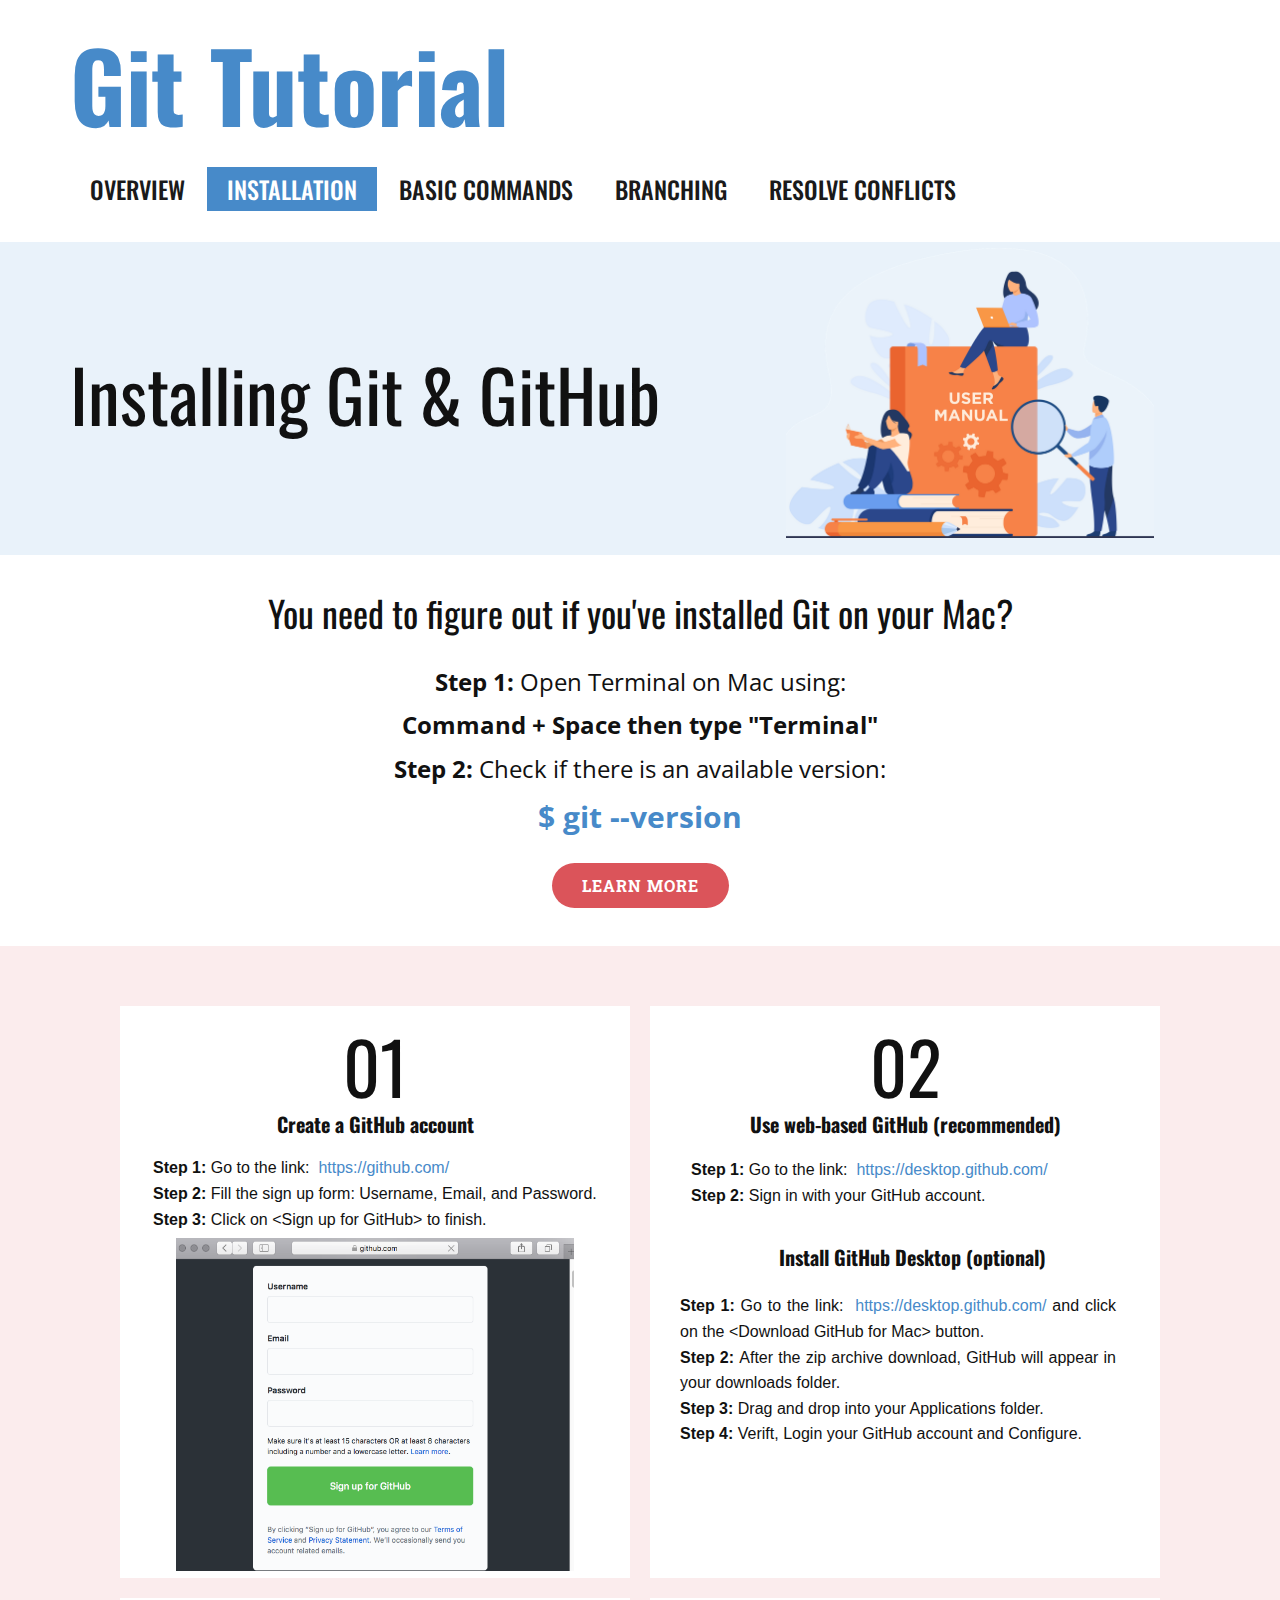
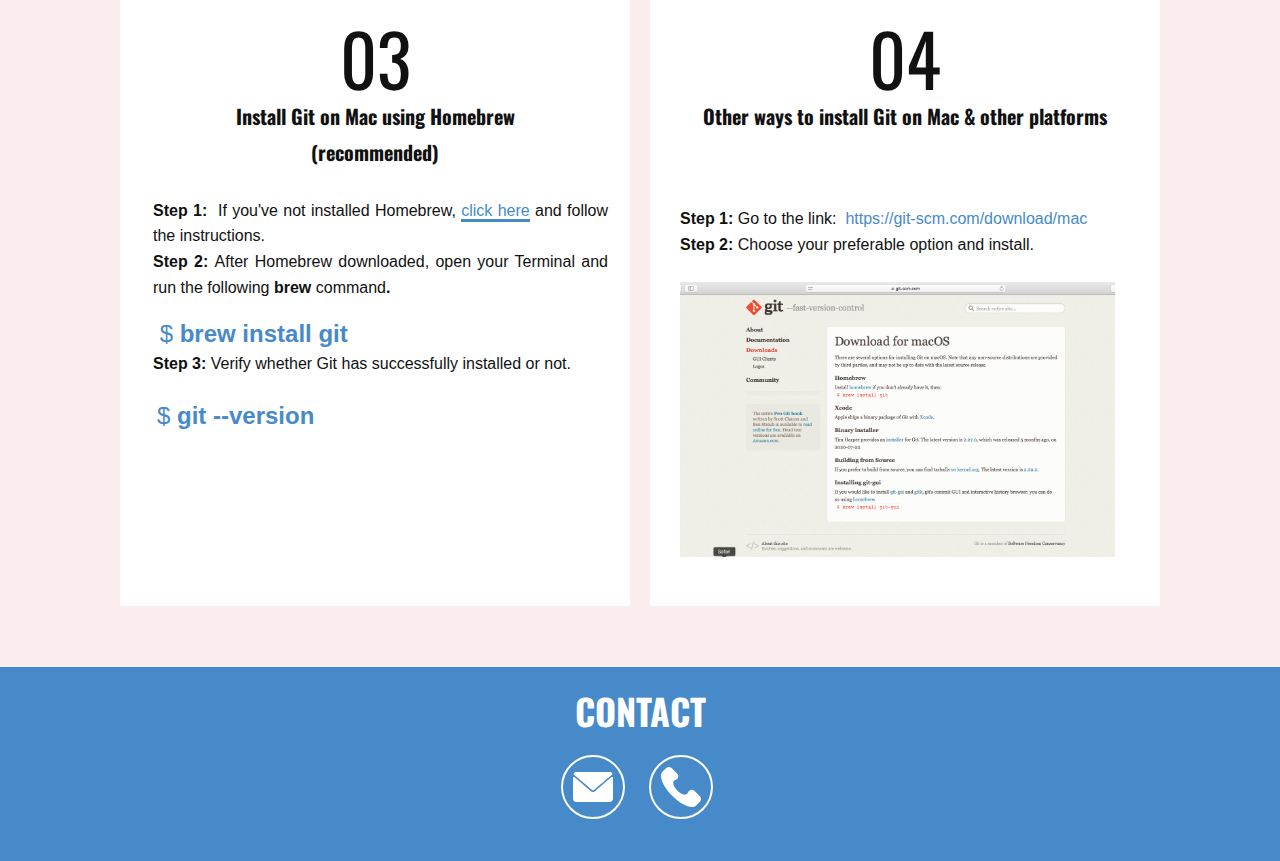
<file: Installation.html>
<!DOCTYPE html>
<html style="font-size: 16px;">
  <head>
    <meta name="viewport" content="width=device-width, initial-scale=1.0">
    <meta charset="utf-8">
    <meta name="keywords" content="Car Wash Company​, Innovative Car Wash System, 01, 02, 03, 04, About, Automatic Car Wash Service, Premium Hand Car Wash &amp; Detail, Contact Us">
    <meta name="description" content="">
    <meta name="page_type" content="np-template-header-footer-from-plugin">
    <title>Installation</title>
    <link rel="stylesheet" href="nicepage.css" media="screen">
<link rel="stylesheet" href="Installation.css" media="screen">
    <script class="u-script" type="text/javascript" src="jquery.js" defer=""></script>
    <script class="u-script" type="text/javascript" src="nicepage.js" defer=""></script>
    <meta name="generator" content="Nicepage 3.0.9, nicepage.com">
    <link id="u-theme-google-font" rel="stylesheet" href="https://fonts.googleapis.com/css?family=Roboto:100,100i,300,300i,400,400i,500,500i,700,700i,900,900i|Open+Sans:300,300i,400,400i,600,600i,700,700i,800,800i">
    <link id="u-page-google-font" rel="stylesheet" href="https://fonts.googleapis.com/css?family=Oswald:200,300,400,500,600,700|Roboto+Slab:100,300,400,700">
    
    
    
    
    <script type="application/ld+json">{
		"@context": "http://schema.org",
		"@type": "Organization",
		"name": "Site1",
		"url": "index.html"
}</script>
    <meta property="og:title" content="Installation">
    <meta property="og:type" content="website">
    <meta name="theme-color" content="#478ac9">
    <link rel="canonical" href="index.html">
    <meta property="og:url" content="index.html">
  </head>
  <body class="u-body"><header class="u-clearfix u-header u-white u-header" id="sec-d6d2"><div class="u-clearfix u-sheet u-valign-middle u-sheet-1">
        <h1 class="u-align-justify u-custom-font u-font-oswald u-text u-text-default u-text-palette-1-base u-title u-text-1">Git Tutorial</h1>
        <nav class="u-menu u-menu-dropdown u-offcanvas u-menu-1">
          <div class="menu-collapse u-custom-font u-font-oswald" style="font-size: 1.5rem; letter-spacing: 0px; text-transform: uppercase; font-weight: 500;">
            <a class="u-active-palette-1-base u-border-active-palette-1-base u-border-hover-palette-1-light-1 u-border-no-left u-border-no-right u-border-no-top u-button-style u-custom-left-right-menu-spacing u-custom-padding-bottom u-custom-top-bottom-menu-spacing u-hover-palette-1-light-1 u-nav-link u-text-active-white u-text-grey-90 u-text-hover-white" href="#">
              <svg><use xmlns:xlink="http://www.w3.org/1999/xlink" xlink:href="#menu-hamburger"></use></svg>
              <svg version="1.1" xmlns="http://www.w3.org/2000/svg" xmlns:xlink="http://www.w3.org/1999/xlink"><defs><symbol id="menu-hamburger" viewBox="0 0 16 16" style="width: 16px; height: 16px;"><rect y="1" width="16" height="2"></rect><rect y="7" width="16" height="2"></rect><rect y="13" width="16" height="2"></rect>
</symbol>
</defs></svg>
            </a>
          </div>
          <div class="u-custom-menu u-nav-container">
            <ul class="u-custom-font u-font-oswald u-nav u-spacing-2 u-unstyled u-nav-1"><li class="u-nav-item"><a class="u-active-palette-1-base u-border-active-palette-1-base u-border-hover-palette-1-light-1 u-button-style u-hover-palette-1-light-1 u-nav-link u-text-active-white u-text-grey-90 u-text-hover-white" href="Overview.html" style="padding: 10px 20px;">Overview</a>
</li><li class="u-nav-item"><a class="u-active-palette-1-base u-border-active-palette-1-base u-border-hover-palette-1-light-1 u-button-style u-hover-palette-1-light-1 u-nav-link u-text-active-white u-text-grey-90 u-text-hover-white" href="Installation.html" style="padding: 10px 20px;">Installation</a>
</li><li class="u-nav-item"><a class="u-active-palette-1-base u-border-active-palette-1-base u-border-hover-palette-1-light-1 u-button-style u-hover-palette-1-light-1 u-nav-link u-text-active-white u-text-grey-90 u-text-hover-white" href="Basic-Commands.html" style="padding: 10px 20px;">Basic Commands</a>
</li><li class="u-nav-item"><a class="u-active-palette-1-base u-border-active-palette-1-base u-border-hover-palette-1-light-1 u-button-style u-hover-palette-1-light-1 u-nav-link u-text-active-white u-text-grey-90 u-text-hover-white" href="Branching.html" style="padding: 10px 20px;">Branching</a>
</li><li class="u-nav-item"><a class="u-active-palette-1-base u-border-active-palette-1-base u-border-hover-palette-1-light-1 u-button-style u-hover-palette-1-light-1 u-nav-link u-text-active-white u-text-grey-90 u-text-hover-white" href="Resolve-Conflicts.html" style="padding: 10px 20px;">Resolve Conflicts</a>
</li></ul>
          </div>
          <div class="u-custom-menu u-nav-container-collapse">
            <div class="u-black u-container-style u-inner-container-layout u-opacity u-opacity-95 u-sidenav">
              <div class="u-sidenav-overflow">
                <div class="u-menu-close"></div>
                <ul class="u-align-center u-nav u-popupmenu-items u-unstyled u-nav-2"><li class="u-nav-item"><a class="u-button-style u-nav-link" href="Overview.html" style="padding: 10px 20px;">Overview</a>
</li><li class="u-nav-item"><a class="u-button-style u-nav-link" href="Installation.html" style="padding: 10px 20px;">Installation</a>
</li><li class="u-nav-item"><a class="u-button-style u-nav-link" href="Basic-Commands.html" style="padding: 10px 20px;">Basic Commands</a>
</li><li class="u-nav-item"><a class="u-button-style u-nav-link" href="Branching.html" style="padding: 10px 20px;">Branching</a>
</li><li class="u-nav-item"><a class="u-button-style u-nav-link" href="Resolve-Conflicts.html" style="padding: 10px 20px;">Resolve Conflicts</a>
</li></ul>
              </div>
            </div>
            <div class="u-black u-menu-overlay u-opacity u-opacity-70"></div>
          </div>
        </nav>
      </div></header>
    <section class="u-clearfix u-palette-1-light-3 u-section-1" id="sec-5a95">
      <div class="u-clearfix u-sheet u-sheet-1">
        <h1 class="u-custom-font u-font-oswald u-text u-text-default u-title u-text-1">Installing Git &amp; GitHub</h1>
        <img src="install1.png" alt="" class="u-image u-image-default u-image-1" data-image-width="1600" data-image-height="1165">
      </div>
    </section>
    <section class="u-align-center u-clearfix u-section-2" id="sec-8a33">
      <div class="u-align-center u-clearfix u-sheet u-valign-middle u-sheet-1">
        <h2 class="u-custom-font u-font-oswald u-text u-text-1">You need to figure out if you've installed Git on your Mac?</h2>
        <p class="u-text u-text-2">
          <span style="font-size: 1.5rem;">Step 1: <span style="font-weight: normal;">Open Terminal on Mac using:</span>
            <br>Command + Space then type "Terminal"<br>Step 2: <span style="font-weight: normal;">Check if there is an available version:</span>
          </span>
          <br>
          <span class="u-text-palette-1-base" style="font-size: 1.875rem;">$ git --version</span>
        </p>
        <a href="Installation.html#carousel_0f94" data-page-id="31764612" class="u-btn u-btn-round u-button-style u-custom-font u-font-roboto-slab u-palette-2-base u-radius-50 u-btn-1">LEARN MORE</a>
      </div>
    </section>
    <section class="u-clearfix u-palette-2-light-3 u-section-3" id="carousel_0f94">
      <div class="u-clearfix u-sheet u-sheet-1">
        <div class="u-list u-repeater u-list-1">
          <div class="u-align-center u-container-style u-list-item u-repeater-item u-white u-list-item-1">
            <div class="u-container-layout u-similar-container u-valign-top-xs u-container-layout-1">
              <h2 class="u-custom-font u-font-oswald u-text u-text-default u-text-1">01</h2>
              <p class="u-custom-font u-font-oswald u-text u-text-2">Create a GitHub account</p>
            </div>
          </div>
          <div class="u-align-center u-container-style u-list-item u-repeater-item u-white u-list-item-2">
            <div class="u-container-layout u-similar-container u-valign-top-xs u-container-layout-2">
              <h2 class="u-custom-font u-font-oswald u-text u-text-default u-text-3">02</h2>
              <p class="u-custom-font u-font-oswald u-text u-text-4">Use web-based GitHub (recommended)</p>
            </div>
          </div>
          <div class="u-align-center u-container-style u-list-item u-repeater-item u-white u-list-item-3">
            <div class="u-container-layout u-similar-container u-valign-top-xs u-container-layout-3">
              <h2 class="u-custom-font u-font-oswald u-text u-text-default u-text-5">03</h2>
              <p class="u-custom-font u-font-oswald u-text u-text-6">Install Git on Mac using Homebrew<br>(recommended)
              </p>
            </div>
          </div>
          <div class="u-align-center u-container-style u-list-item u-repeater-item u-white u-list-item-4">
            <div class="u-container-layout u-similar-container u-valign-top-xs u-container-layout-4">
              <h2 class="u-custom-font u-font-oswald u-text u-text-default u-text-7">04</h2>
              <p class="u-custom-font u-font-oswald u-text u-text-8">Other ways to install Git on Mac &amp; other platforms</p>
            </div>
          </div>
        </div>
        <div class="u-clearfix u-gutter-0 u-layout-wrap u-layout-wrap-1">
          <div class="u-layout" style="">
            <div class="u-layout-row" style="">
              <div class="u-container-style u-image u-layout-cell u-right-cell u-size-60 u-size-xs-60 u-image-1" src="" data-image-width="687" data-image-height="564">
                <div class="u-container-layout u-container-layout-5" src=""></div>
              </div>
            </div>
          </div>
        </div>
        <p class="u-align-justify u-custom-font u-font-arial u-text u-text-9"><b>Step 1:</b> Go to the link:&nbsp;&nbsp;<a href="https://github.com/" class="u-active-none u-border-none u-btn u-button-link u-button-style u-hover-none u-none u-text-palette-1-base u-btn-1" target="_blank">https://github.com/</a>
          <br><b>Step 2:</b> Fill the sign up form: Username, Email, and Password.<br><b>Step 3:</b> Click on &lt;Sign up for GitHub&gt; to finish.
        </p>
        <p class="u-align-justify u-custom-font u-font-arial u-text u-text-10">Step 1:<span style="font-weight: normal;"> Go to the link:&nbsp;</span>
          <a href="https://desktop.github.com/" class="u-active-none u-border-none u-btn u-button-link u-button-style u-hover-none u-none u-text-palette-1-base u-btn-2" target="_blank">https://desktop.github.com/</a>
          <br>Step 2: <span style="font-weight: normal;">Sign in with your GitHub account.</span>
        </p>
        <p class="u-align-center u-custom-font u-font-oswald u-text u-text-11">Install GitHub Desktop (optional)</p>
        <p class="u-align-justify u-custom-font u-font-arial u-text u-text-12"><b>Step 1:</b>
          <span style="font-weight: normal;"> Go to the link:&nbsp;</span>
          <a href="https://desktop.github.com/" class="u-active-none u-border-none u-btn u-button-link u-button-style u-hover-none u-none u-text-palette-1-base u-btn-3" target="_blank">https://desktop.github.com/</a>&nbsp;<span style="font-weight: normal;">and click on the &lt;Download GitHub for Mac&gt; button.</span>
          <br><b>Step 2: </b>After the zip archive download, GitHub will appear in your downloads folder.&nbsp;<br><b>Step 3:</b> Drag and drop into your Applications folder.<br><b>Step 4:</b> Verift, Login your GitHub account and Configure.
        </p>
        <p class="u-align-justify u-custom-font u-font-arial u-text u-text-13"><b>Step 1:</b>
          <span style="font-weight: normal;">&nbsp;If you've not installed Homebrew, <a href="https://brew.sh" class="u-active-none u-border-3 u-border-active-palette-2-dark-1 u-border-hover-palette-2-base u-border-palette-1-base u-btn u-button-link u-button-style u-hover-none u-none u-text-hover-palette-2-base u-text-palette-1-base u-btn-4" target="_blank">click here</a> and follow the instructions.
          </span>
          <br><b>Step 2: </b>After Homebrew downloaded, open your Terminal and run the following <b>brew </b>command<b>.</b>
          <br>
          <br>
          <br><b>Step 3:</b> Verify whether Git has successfully installed or not.<br>
          <br>
          <br>
          <br>
          <br>
          <br>
          <br>
          <br>
        </p>
        <p class="u-align-justify u-custom-font u-font-arial u-text u-text-14"><b>Step 1:</b>
          <span style="font-weight: normal;"> Go to the link:&nbsp;</span>
          <a href="https://git-scm.com/download/mac" class="u-active-none u-border-none u-btn u-button-link u-button-style u-hover-none u-none u-text-palette-1-base u-btn-5" target="_blank">https://git-scm.com/download/mac</a>
          <br><b>Step 2: </b>Choose your preferable option and install.
        </p>
        <div class="u-container-style u-group u-image u-image-2" data-image-width="1392" data-image-height="810">
          <div class="u-container-layout u-valign-top u-container-layout-6"></div>
        </div>
        <p class="u-align-justify u-custom-font u-font-arial u-text u-text-palette-1-base u-text-15">&nbsp;<span style="font-weight: normal;">$ </span>brew install git
        </p>
        <p class="u-align-justify u-custom-font u-font-arial u-text u-text-palette-1-base u-text-16">
          <span style="font-weight: normal;">$ </span>git --version
        </p>
      </div>
    </section>
    
    
    <footer class="u-align-center u-clearfix u-footer u-palette-1-base u-footer" id="sec-0329"><div class="u-clearfix u-sheet u-sheet-1">
        <h2 class="u-custom-font u-font-oswald u-text u-text-1">CONTACT</h2><span class="u-border-2 u-border-white u-icon u-icon-circle u-spacing-10 u-text-white u-icon-1" data-href="mailto:s3878667@rmit.edu.vn"><svg class="u-svg-link" preserveAspectRatio="xMidYMin slice" viewBox="0 0 512 512" style=""><use xmlns:xlink="http://www.w3.org/1999/xlink" xlink:href="#svg-8f83"></use></svg><svg xmlns="http://www.w3.org/2000/svg" xmlns:xlink="http://www.w3.org/1999/xlink" version="1.1" xml:space="preserve" class="u-svg-content" viewBox="0 0 512 512" x="0px" y="0px" id="svg-8f83" style="enable-background:new 0 0 512 512;"><g><g><g><path d="M10.688,95.156C80.958,154.667,204.26,259.365,240.5,292.01c4.865,4.406,10.083,6.646,15.5,6.646     c5.406,0,10.615-2.219,15.469-6.604c36.271-32.677,159.573-137.385,229.844-196.896c4.375-3.698,5.042-10.198,1.5-14.719     C494.625,69.99,482.417,64,469.333,64H42.667c-13.083,0-25.292,5.99-33.479,16.438C5.646,84.958,6.313,91.458,10.688,95.156z"></path><path d="M505.813,127.406c-3.781-1.76-8.229-1.146-11.375,1.542C416.51,195.01,317.052,279.688,285.76,307.885     c-17.563,15.854-41.938,15.854-59.542-0.021c-33.354-30.052-145.042-125-208.656-178.917c-3.167-2.688-7.625-3.281-11.375-1.542     C2.417,129.156,0,132.927,0,137.083v268.25C0,428.865,19.135,448,42.667,448h426.667C492.865,448,512,428.865,512,405.333     v-268.25C512,132.927,509.583,129.146,505.813,127.406z"></path>
</g>
</g>
</g></svg></span><span class="u-border-2 u-border-white u-icon u-icon-circle u-spacing-10 u-text-white u-icon-2" data-href="tel:0372796010"><svg class="u-svg-link" preserveAspectRatio="xMidYMin slice" viewBox="0 0 513.64 513.64" style=""><use xmlns:xlink="http://www.w3.org/1999/xlink" xlink:href="#svg-fb30"></use></svg><svg xmlns="http://www.w3.org/2000/svg" xmlns:xlink="http://www.w3.org/1999/xlink" version="1.1" xml:space="preserve" class="u-svg-content" viewBox="0 0 513.64 513.64" x="0px" y="0px" id="svg-fb30" style="enable-background:new 0 0 513.64 513.64;"><g><g><path d="M499.66,376.96l-71.68-71.68c-25.6-25.6-69.12-15.359-79.36,17.92c-7.68,23.041-33.28,35.841-56.32,30.72    c-51.2-12.8-120.32-79.36-133.12-133.12c-7.68-23.041,7.68-48.641,30.72-56.32c33.28-10.24,43.52-53.76,17.92-79.36l-71.68-71.68    c-20.48-17.92-51.2-17.92-69.12,0l-48.64,48.64c-48.64,51.2,5.12,186.88,125.44,307.2c120.32,120.32,256,176.641,307.2,125.44    l48.64-48.64C517.581,425.6,517.581,394.88,499.66,376.96z"></path>
</g>
</g></svg></span>
      </div></footer>
  </body>
</html>
</file>
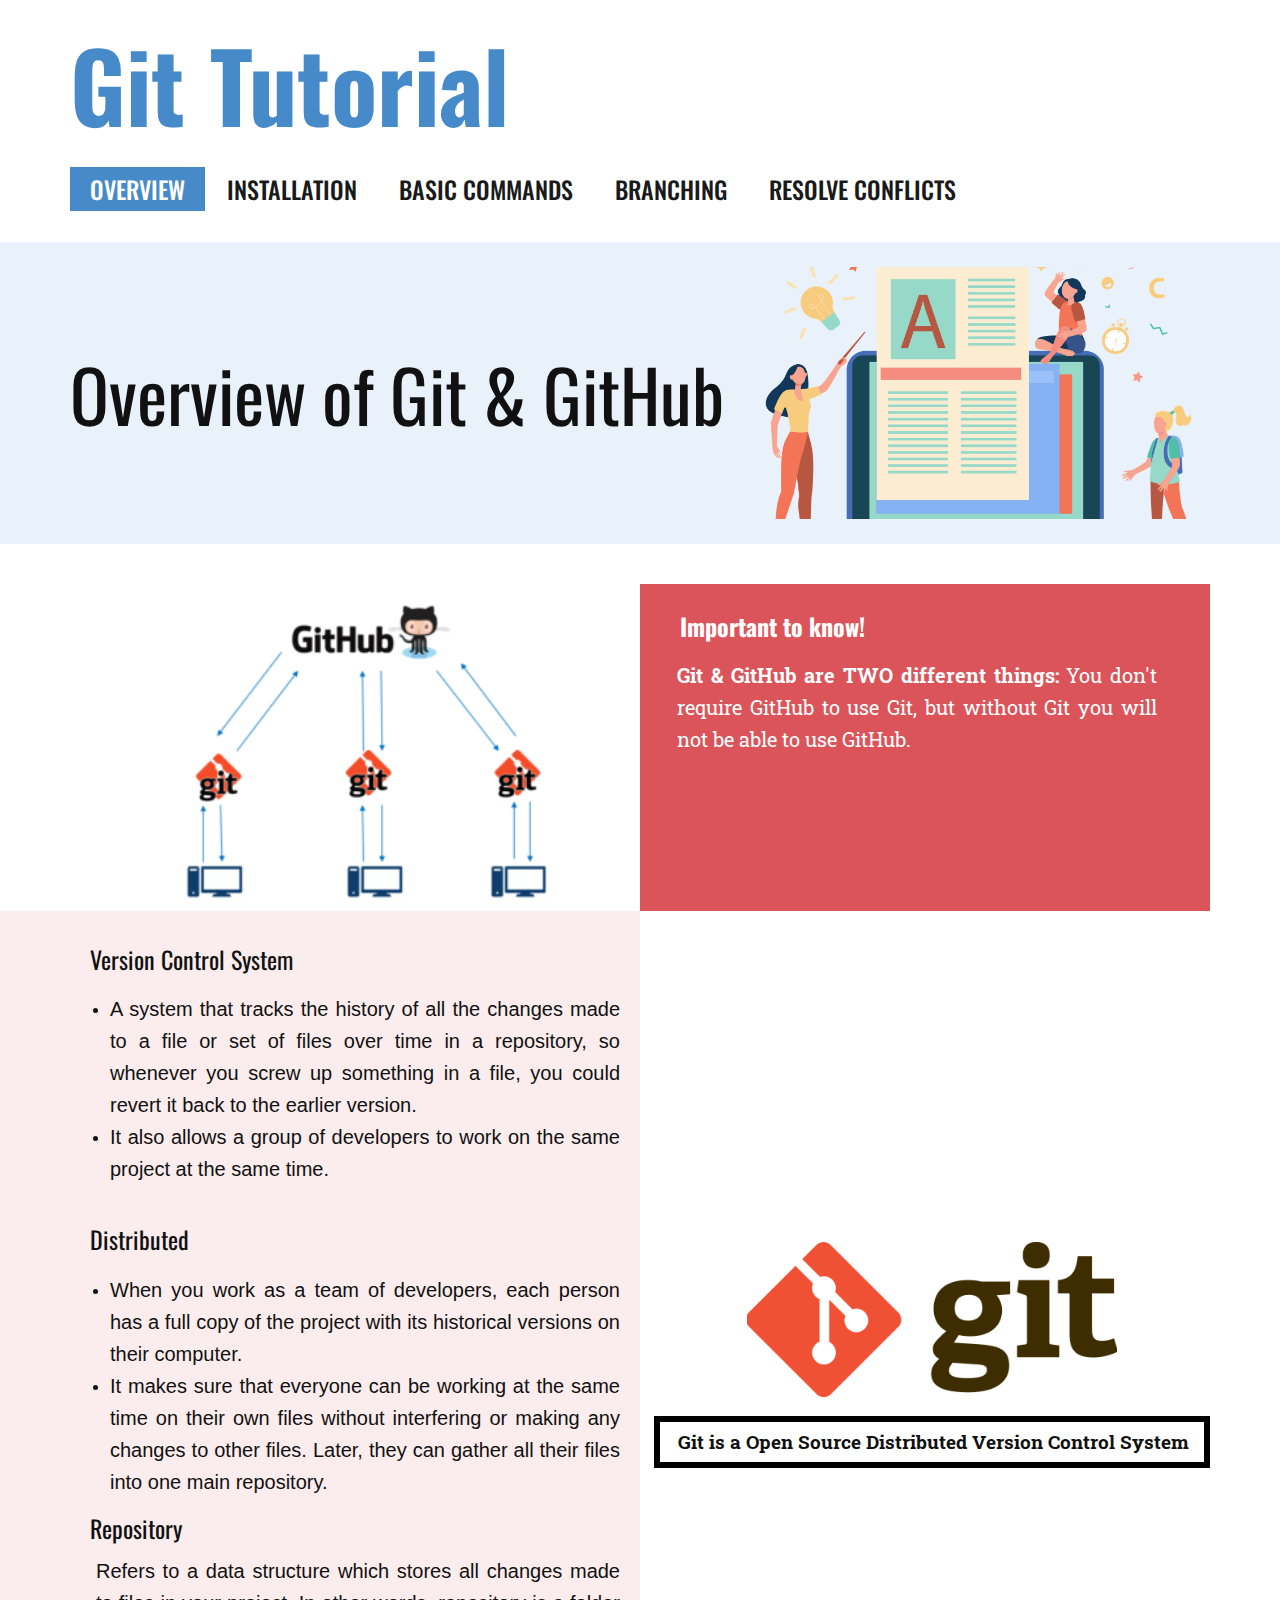
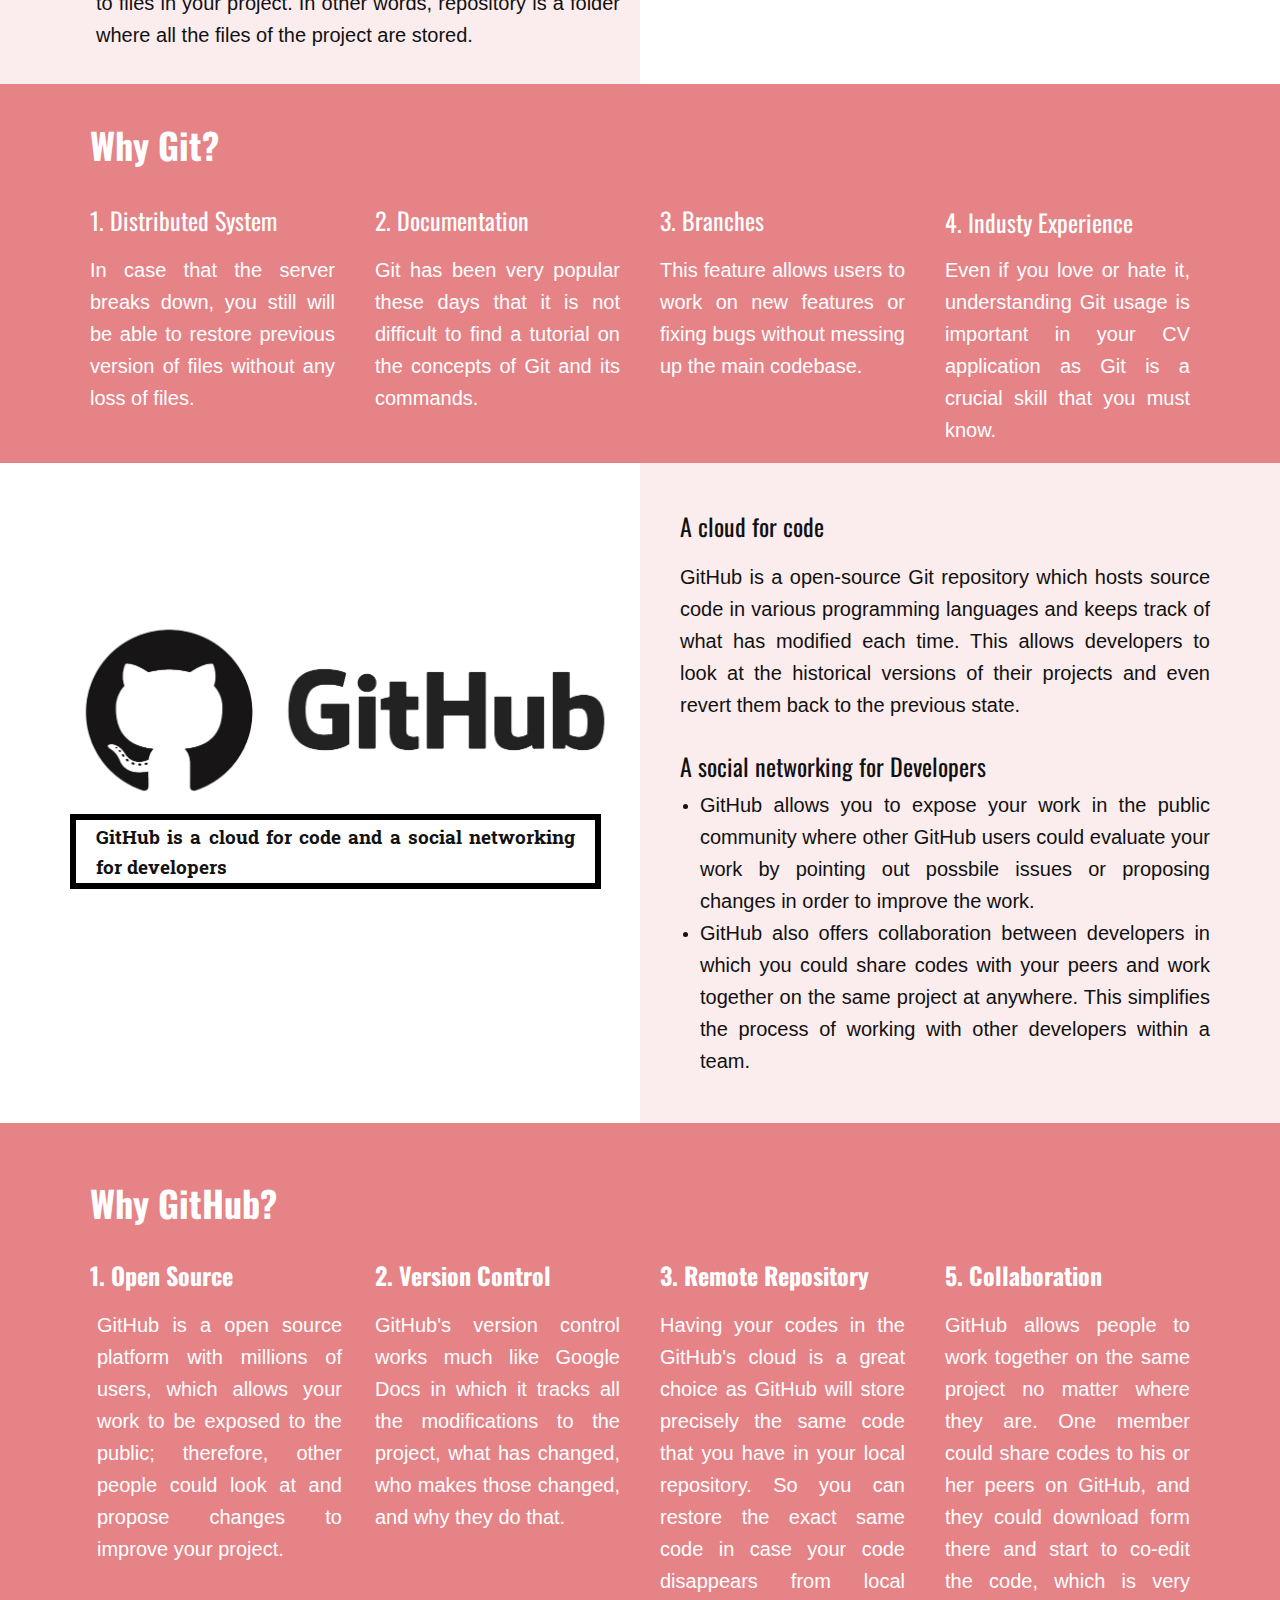
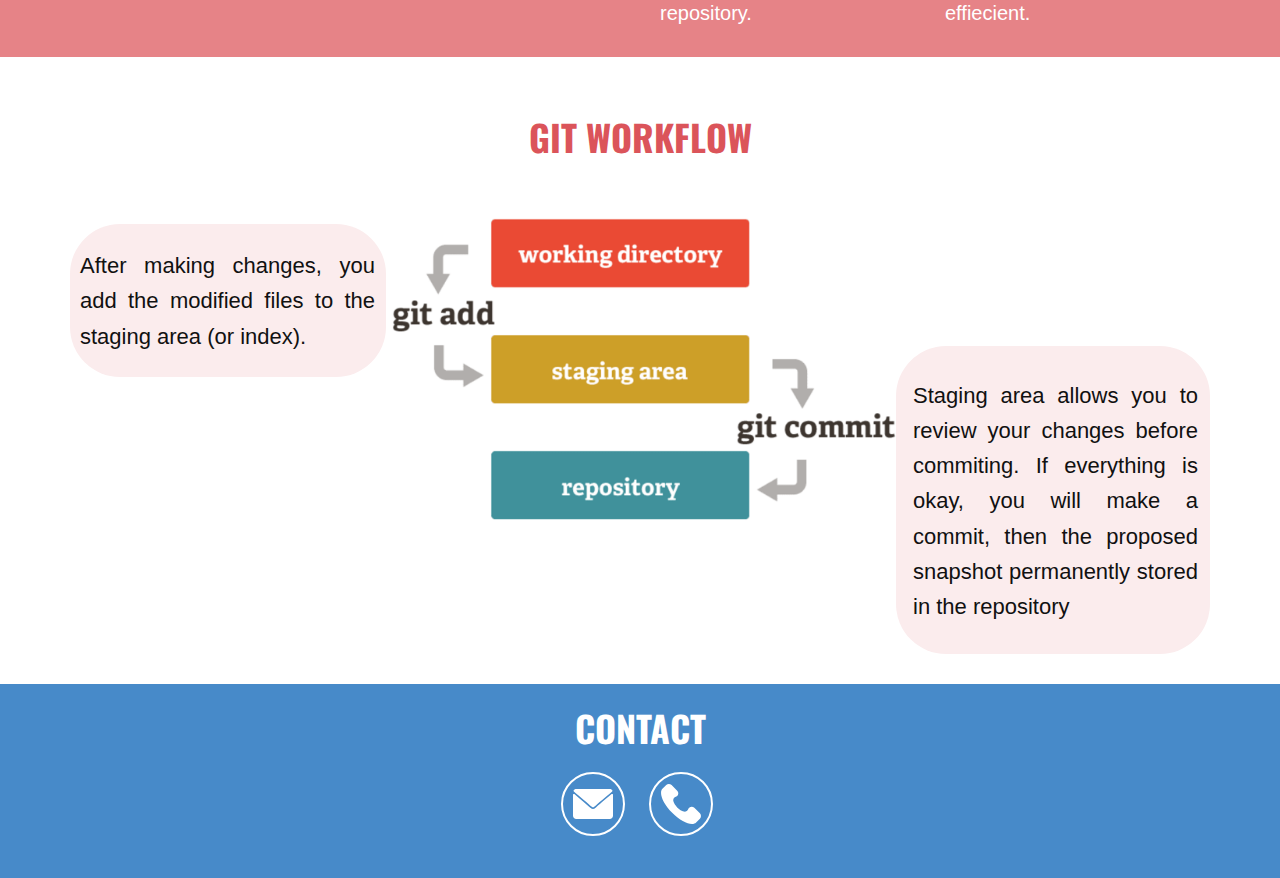
<file: Overview.html>
<!DOCTYPE html>
<html style="font-size: 16px;">
  <head>
    <meta name="viewport" content="width=device-width, initial-scale=1.0">
    <meta charset="utf-8">
    <meta name="keywords" content="FutureTechnologies, Can robots replace HR?, Tesla electric trucks, The robots are coming, Gadgets of the Future">
    <meta name="description" content="">
    <meta name="page_type" content="np-template-header-footer-from-plugin">
    <title>Overview</title>
    <link rel="stylesheet" href="nicepage.css" media="screen">
<link rel="stylesheet" href="Overview.css" media="screen">
    <script class="u-script" type="text/javascript" src="jquery.js" defer=""></script>
    <script class="u-script" type="text/javascript" src="nicepage.js" defer=""></script>
    <meta name="generator" content="Nicepage 3.0.9, nicepage.com">
    <link id="u-theme-google-font" rel="stylesheet" href="https://fonts.googleapis.com/css?family=Roboto:100,100i,300,300i,400,400i,500,500i,700,700i,900,900i|Open+Sans:300,300i,400,400i,600,600i,700,700i,800,800i">
    <link id="u-page-google-font" rel="stylesheet" href="https://fonts.googleapis.com/css?family=Oswald:200,300,400,500,600,700|Roboto+Slab:100,300,400,700">
    
    
    
    
    
    
    
    
    <script type="application/ld+json">{
		"@context": "http://schema.org",
		"@type": "Organization",
		"name": "Site1",
		"url": "index.html"
}</script>
    <meta property="og:title" content="Overview">
    <meta property="og:type" content="website">
    <meta name="theme-color" content="#478ac9">
    <link rel="canonical" href="index.html">
    <meta property="og:url" content="index.html">
  </head>
  <body class="u-body"><header class="u-clearfix u-header u-white u-header" id="sec-d6d2"><div class="u-clearfix u-sheet u-valign-middle u-sheet-1">
        <h1 class="u-align-justify u-custom-font u-font-oswald u-text u-text-default u-text-palette-1-base u-title u-text-1">Git Tutorial</h1>
        <nav class="u-menu u-menu-dropdown u-offcanvas u-menu-1">
          <div class="menu-collapse u-custom-font u-font-oswald" style="font-size: 1.5rem; letter-spacing: 0px; text-transform: uppercase; font-weight: 500;">
            <a class="u-active-palette-1-base u-border-active-palette-1-base u-border-hover-palette-1-light-1 u-border-no-left u-border-no-right u-border-no-top u-button-style u-custom-left-right-menu-spacing u-custom-padding-bottom u-custom-top-bottom-menu-spacing u-hover-palette-1-light-1 u-nav-link u-text-active-white u-text-grey-90 u-text-hover-white" href="#">
              <svg><use xmlns:xlink="http://www.w3.org/1999/xlink" xlink:href="#menu-hamburger"></use></svg>
              <svg version="1.1" xmlns="http://www.w3.org/2000/svg" xmlns:xlink="http://www.w3.org/1999/xlink"><defs><symbol id="menu-hamburger" viewBox="0 0 16 16" style="width: 16px; height: 16px;"><rect y="1" width="16" height="2"></rect><rect y="7" width="16" height="2"></rect><rect y="13" width="16" height="2"></rect>
</symbol>
</defs></svg>
            </a>
          </div>
          <div class="u-custom-menu u-nav-container">
            <ul class="u-custom-font u-font-oswald u-nav u-spacing-2 u-unstyled u-nav-1"><li class="u-nav-item"><a class="u-active-palette-1-base u-border-active-palette-1-base u-border-hover-palette-1-light-1 u-button-style u-hover-palette-1-light-1 u-nav-link u-text-active-white u-text-grey-90 u-text-hover-white" href="Overview.html" style="padding: 10px 20px;">Overview</a>
</li><li class="u-nav-item"><a class="u-active-palette-1-base u-border-active-palette-1-base u-border-hover-palette-1-light-1 u-button-style u-hover-palette-1-light-1 u-nav-link u-text-active-white u-text-grey-90 u-text-hover-white" href="Installation.html" style="padding: 10px 20px;">Installation</a>
</li><li class="u-nav-item"><a class="u-active-palette-1-base u-border-active-palette-1-base u-border-hover-palette-1-light-1 u-button-style u-hover-palette-1-light-1 u-nav-link u-text-active-white u-text-grey-90 u-text-hover-white" href="Basic-Commands.html" style="padding: 10px 20px;">Basic Commands</a>
</li><li class="u-nav-item"><a class="u-active-palette-1-base u-border-active-palette-1-base u-border-hover-palette-1-light-1 u-button-style u-hover-palette-1-light-1 u-nav-link u-text-active-white u-text-grey-90 u-text-hover-white" href="Branching.html" style="padding: 10px 20px;">Branching</a>
</li><li class="u-nav-item"><a class="u-active-palette-1-base u-border-active-palette-1-base u-border-hover-palette-1-light-1 u-button-style u-hover-palette-1-light-1 u-nav-link u-text-active-white u-text-grey-90 u-text-hover-white" href="Resolve-Conflicts.html" style="padding: 10px 20px;">Resolve Conflicts</a>
</li></ul>
          </div>
          <div class="u-custom-menu u-nav-container-collapse">
            <div class="u-black u-container-style u-inner-container-layout u-opacity u-opacity-95 u-sidenav">
              <div class="u-sidenav-overflow">
                <div class="u-menu-close"></div>
                <ul class="u-align-center u-nav u-popupmenu-items u-unstyled u-nav-2"><li class="u-nav-item"><a class="u-button-style u-nav-link" href="Overview.html" style="padding: 10px 20px;">Overview</a>
</li><li class="u-nav-item"><a class="u-button-style u-nav-link" href="Installation.html" style="padding: 10px 20px;">Installation</a>
</li><li class="u-nav-item"><a class="u-button-style u-nav-link" href="Basic-Commands.html" style="padding: 10px 20px;">Basic Commands</a>
</li><li class="u-nav-item"><a class="u-button-style u-nav-link" href="Branching.html" style="padding: 10px 20px;">Branching</a>
</li><li class="u-nav-item"><a class="u-button-style u-nav-link" href="Resolve-Conflicts.html" style="padding: 10px 20px;">Resolve Conflicts</a>
</li></ul>
              </div>
            </div>
            <div class="u-black u-menu-overlay u-opacity u-opacity-70"></div>
          </div>
        </nav>
      </div></header> 
    <section class="u-clearfix u-palette-1-light-3 u-section-1" id="sec-a07a">
      <div class="u-clearfix u-sheet u-sheet-1">
        <img src="home1.png" alt="" class="u-image u-image-default u-image-1" data-image-width="9547" data-image-height="6515">
        <h1 class="u-custom-font u-font-oswald u-text u-text-default u-title u-text-1">Overview of&nbsp;Git &amp; GitHub</h1>
      </div>
    </section>
    <section class="u-clearfix u-section-2" id="sec-874c">
      <div class="u-clearfix u-sheet u-valign-bottom u-sheet-1">
        <div class="u-clearfix u-expanded-width u-gutter-0 u-layout-spacing-vertical u-layout-wrap u-layout-wrap-1">
          <div class="u-gutter-0 u-layout">
            <div class="u-layout-row">
              <div class="u-container-style u-layout-cell u-size-30 u-white u-layout-cell-1">
                <div class="u-container-layout u-container-layout-1">
                  <div class="u-container-style u-group u-group-1">
                    <div class="u-container-layout">
                      <img class="u-expand-resize u-image u-image-1" src="GitHub-How-to-use-GitHub-Edureka-300x241.png">
                    </div>
                  </div>
                </div>
              </div>
              <div class="u-container-style u-layout-cell u-palette-2-base u-size-30 u-layout-cell-2">
                <div class="u-container-layout u-container-layout-3">
                  <h4 class="u-custom-font u-font-oswald u-text u-text-body-alt-color u-text-1">Important to know!</h4>
                  <p class="u-align-justify u-custom-font u-font-roboto-slab u-text u-text-body-alt-color u-text-2"><b>Git &amp; GitHub are TWO different things: </b>You don't require GitHub to use Git, but without Git you will not be able to use GitHub.<br>
                    <br>
                    <br>
                    <br>
                  </p>
                </div>
              </div>
            </div>
          </div>
        </div>
      </div>
    </section>
    <section class="u-clearfix u-palette-2-light-3 u-section-3" id="sec-4f3f">
      <div class="u-expanded-height u-hidden-sm u-hidden-xs u-shape u-shape-rectangle u-white u-shape-1"></div>
      <div class="u-clearfix u-layout-wrap u-layout-wrap-1">
        <div class="u-gutter-0 u-layout">
          <div class="u-layout-col">
            <div class="u-container-style u-layout-cell u-size-20 u-layout-cell-1">
              <div class="u-container-layout">
                <h5 class="u-custom-font u-font-oswald u-text u-text-1">Version Control System</h5>
                <ul class="u-align-justify u-custom-font u-font-arial u-text u-text-2">
                  <li>
                    <span style="font-size: 1.25rem;">A system that tracks the history of all the changes made to a file or set of files over time in a repository, so whenever you screw up something in a file, you could revert it back to the earlier version.&nbsp;</span>
                  </li>
                  <li>
                    <span style="font-size: 1.25rem;">It also allows a group of developers to work on the same project at the same time.</span>
                  </li>
                </ul>
              </div>
            </div>
            <div class="u-container-style u-layout-cell u-size-20 u-layout-cell-2">
              <div class="u-container-layout u-container-layout-2">
                <h5 class="u-custom-font u-font-oswald u-text u-text-3">Distributed</h5>
                <ul class="u-align-justify u-custom-font u-font-arial u-text u-text-4">
                  <li>
                    <span style="font-size: 1.25rem;">When you work as a team of developers, each person has a full copy of the project with its historical versions on their computer.</span>
                  </li>
                  <li>
                    <span style="font-size: 1.25rem;">It makes sure that everyone can be working at the same time on their own files without interfering or making any changes to other files. Later, they can gather all their files into one main repository.</span>
                  </li>
                </ul>
              </div>
            </div>
            <div class="u-container-style u-layout-cell u-size-20 u-layout-cell-3">
              <div class="u-container-layout u-container-layout-3">
                <h5 class="u-align-justify u-custom-font u-font-oswald u-text u-text-5">Repository</h5>
                <p class="u-align-justify u-custom-font u-font-arial u-text u-text-6">
                  <span style="font-size: 1.25rem;">Refers to a data structure which stores all changes made to files in your project. In other words, repository is a folder where all the files of the project are stored.</span>
                  <br>
                </p>
              </div>
            </div>
          </div>
        </div>
      </div>
      <div class="u-align-right u-border-6 u-border-black u-container-style u-expanded-width-xs u-group u-group-1">
        <div class="u-container-layout u-valign-middle u-container-layout-4">
          <p class="u-custom-font u-font-roboto-slab u-text u-text-7">Git is a Open Source Distributed Version Control System&nbsp;</p>
        </div>
      </div>
      <img src="AAEAAQAAAAAAAAdxAAAAJDdlNTkxZDk0LTJlNmItNDc1NS1hODdiLTQwZTZiZDdmN2Y0Ng.png" alt="" class="u-image u-image-default u-image-1" data-image-width="910" data-image-height="380">
    </section>
    <section class="u-clearfix u-palette-2-light-1 u-section-4" id="sec-e6d3">
      <div class="u-clearfix u-sheet u-valign-middle u-sheet-1">
        <div class="u-clearfix u-expanded-width-md u-expanded-width-sm u-expanded-width-xs u-layout-wrap u-layout-wrap-1">
          <div class="u-layout">
            <div class="u-layout-col">
              <div class="u-size-60">
                <div class="u-layout-row">
                  <div class="u-align-justify u-container-style u-layout-cell u-left-cell u-right-cell u-size-60 u-layout-cell-1">
                    <div class="u-container-layout u-container-layout-1">
                      <h2 class="u-custom-font u-font-oswald u-text u-text-1">Why Git?</h2>
                    </div>
                  </div>
                </div>
              </div>
            </div>
          </div>
        </div>
        <div class="u-clearfix u-expanded-width u-gutter-0 u-layout-wrap u-layout-wrap-2">
          <div class="u-layout">
            <div class="u-layout-row">
              <div class="u-container-style u-layout-cell u-left-cell u-size-15 u-layout-cell-2">
                <div class="u-container-layout">
                  <h4 class="u-custom-font u-font-oswald u-text u-text-2">1. Distributed System</h4>
                  <p class="u-align-justify u-custom-font u-font-arial u-text u-text-3">In case that the server breaks down, you still will be able to restore previous version of files without any loss of files.</p>
                </div>
              </div>
              <div class="u-container-style u-layout-cell u-size-15 u-layout-cell-3">
                <div class="u-container-layout">
                  <h4 class="u-custom-font u-font-oswald u-text u-text-4">2. Documentation</h4>
                  <p class="u-align-justify u-custom-font u-font-arial u-text u-text-5">Git has been very popular these days that it is not difficult to find a tutorial on the concepts of Git and its commands.&nbsp;</p>
                </div>
              </div>
              <div class="u-container-style u-layout-cell u-size-15 u-layout-cell-4">
                <div class="u-container-layout">
                  <h4 class="u-custom-font u-font-oswald u-text u-text-6">3. Branches</h4>
                  <p class="u-align-justify u-custom-font u-font-arial u-text u-text-7">This feature allows users to work on new features or fixing bugs without messing up the main codebase.</p>
                </div>
              </div>
              <div class="u-container-style u-layout-cell u-size-15 u-layout-cell-5">
                <div class="u-container-layout">
                  <h4 class="u-custom-font u-font-oswald u-text u-text-8">4. Industy Experience</h4>
                  <p class="u-align-justify u-custom-font u-font-arial u-text u-text-9">Even if you love or hate it, understanding Git usage is important in your CV application as Git is a crucial skill that you must know.&nbsp;</p>
                </div>
              </div>
            </div>
          </div>
        </div>
      </div>
    </section>
    <section class="u-clearfix u-white u-section-5" id="carousel_bffa">
      <div class="u-expanded-height u-hidden-sm u-hidden-xs u-palette-2-light-3 u-shape u-shape-rectangle u-shape-1"></div>
      <div class="u-clearfix u-layout-wrap u-layout-wrap-1">
        <div class="u-layout">
          <div class="u-layout-row">
            <div class="u-size-60">
              <div class="u-layout-col">
                <div class="u-container-style u-layout-cell u-left-cell u-size-30 u-layout-cell-1">
                  <div class="u-container-layout">
                    <h5 class="u-custom-font u-font-oswald u-text u-text-1">
                      <br>A cloud for code
                    </h5>
                    <p class="u-align-justify u-custom-font u-font-arial u-text u-text-2">GitHub is a open-source Git repository which hosts source code in various programming languages and keeps track of what has modified each time. This allows developers to look at the historical versions of their projects and even revert them back to the previous state.</p>
                  </div>
                </div>
                <div class="u-container-style u-layout-cell u-left-cell u-size-30 u-layout-cell-2">
                  <div class="u-container-layout u-container-layout-2">
                    <h5 class="u-custom-font u-font-oswald u-text u-text-3">A social networking for Developers</h5>
                    <ul class="u-align-justify u-custom-font u-font-arial u-text u-text-4">
                      <li>
                        <span style="font-size: 1.25rem;">GitHub allows you to expose your work in the public community where other GitHub users could evaluate your work by pointing out possbile issues or proposing changes in order to improve the work.</span>
                      </li>
                      <li>
                        <span style="font-size: 1.25rem;">GitHub also offers collaboration between developers in which you could share codes with your peers and work together on the same project at anywhere. This simplifies the process of working with other developers within a team.</span>
                      </li>
                    </ul>
                  </div>
                </div>
              </div>
            </div>
          </div>
        </div>
      </div>
      <div class="u-align-justify u-border-6 u-border-black u-container-style u-expanded-width-xs u-group u-group-1">
        <div class="u-container-layout u-container-layout-3">
          <p class="u-custom-font u-font-roboto-slab u-text u-text-5">GitHub is a cloud for code and a social networking for developers</p>
        </div>
      </div>
      <img src="github_PNG15.png" alt="" class="u-image u-image-default u-image-1" data-image-width="1150" data-image-height="465">
    </section>
    <section class="u-clearfix u-palette-2-light-1 u-section-6" id="carousel_a32f">
      <div class="u-clearfix u-sheet u-sheet-1">
        <div class="u-clearfix u-expanded-width-md u-expanded-width-sm u-expanded-width-xs u-layout-wrap u-layout-wrap-1">
          <div class="u-layout">
            <div class="u-layout-col">
              <div class="u-size-60">
                <div class="u-layout-row">
                  <div class="u-align-justify u-container-style u-layout-cell u-left-cell u-right-cell u-size-60 u-layout-cell-1">
                    <div class="u-container-layout u-container-layout-1">
                      <h2 class="u-custom-font u-font-oswald u-text u-text-1">Why GitHub?</h2>
                    </div>
                  </div>
                </div>
              </div>
            </div>
          </div>
        </div>
        <div class="u-clearfix u-expanded-width u-gutter-0 u-layout-wrap u-layout-wrap-2">
          <div class="u-layout">
            <div class="u-layout-row">
              <div class="u-container-style u-layout-cell u-size-15 u-layout-cell-2">
                <div class="u-container-layout u-container-layout-2">
                  <h4 class="u-custom-font u-font-oswald u-text u-text-2">1. Open Source</h4>
                  <p class="u-align-justify u-custom-font u-font-arial u-text u-text-3">GitHub is a open source platform with millions of users, which allows your work to be exposed to the public; therefore, other people could look at and propose changes to improve your project.</p>
                </div>
              </div>
              <div class="u-container-style u-layout-cell u-size-15 u-layout-cell-3">
                <div class="u-container-layout u-container-layout-3">
                  <h4 class="u-custom-font u-font-oswald u-text u-text-4">2. Version Control</h4>
                  <p class="u-align-justify u-custom-font u-font-arial u-text u-text-5">GitHub's version control works much like Google Docs in which it tracks all the modifications to the project, what has changed, who makes those changed, and why they do that.&nbsp;</p>
                </div>
              </div>
              <div class="u-container-style u-layout-cell u-size-15 u-layout-cell-4">
                <div class="u-container-layout u-container-layout-4">
                  <h4 class="u-custom-font u-font-oswald u-text u-text-6">3. Remote Repository</h4>
                  <p class="u-align-justify u-custom-font u-font-arial u-text u-text-7">Having your codes in the GitHub's cloud is a great choice as GitHub will store precisely the same code that you have in your local repository. So you can restore the exact same code in case your code disappears from local repository.</p>
                </div>
              </div>
              <div class="u-align-justify u-container-style u-layout-cell u-right-cell u-size-15 u-layout-cell-5">
                <div class="u-container-layout u-container-layout-5">
                  <h4 class="u-custom-font u-font-oswald u-text u-text-8">5. Collaboration</h4>
                  <p class="u-custom-font u-font-arial u-text u-text-9">GitHub allows people to work together on the same project no matter where they are. One member could share codes to his or her peers on GitHub, and they could download form there and start to co-edit the code, which is very effiecient.</p>
                </div>
              </div>
            </div>
          </div>
        </div>
      </div>
    </section>
    <section class="u-align-center u-clearfix u-section-7" id="sec-7012">
      <div class="u-clearfix u-sheet u-sheet-1">
        <h2 class="u-custom-font u-font-oswald u-text u-text-palette-2-base u-text-1">GIT WORKFLOW</h2>
        <img src="Image202018-08-2920at208.26.3520PM.png" alt="" class="u-image u-image-default u-image-1" data-image-width="1600" data-image-height="900">
        <div class="u-palette-2-light-3 u-radius-50 u-shape u-shape-round u-shape-1"></div>
        <p class="u-align-justify u-custom-font u-font-arial u-text u-text-2">After making changes, you add the modified files to the staging area (or index).</p>
        <div class="u-palette-2-light-3 u-radius-50 u-shape u-shape-round u-shape-2"></div>
        <p class="u-align-justify u-custom-font u-font-arial u-text u-text-3">Staging area allows you to review your changes before commiting. If everything is okay, you will make a commit, then the proposed snapshot permanently stored in the repository</p>
      </div>
    </section>
    
    
    <footer class="u-align-center u-clearfix u-footer u-palette-1-base u-footer" id="sec-0329"><div class="u-clearfix u-sheet u-sheet-1">
        <h2 class="u-custom-font u-font-oswald u-text u-text-1">CONTACT</h2><span class="u-border-2 u-border-white u-icon u-icon-circle u-spacing-10 u-text-white u-icon-1" data-href="mailto:s3878667@rmit.edu.vn"><svg class="u-svg-link" preserveAspectRatio="xMidYMin slice" viewBox="0 0 512 512" style=""><use xmlns:xlink="http://www.w3.org/1999/xlink" xlink:href="#svg-8f83"></use></svg><svg xmlns="http://www.w3.org/2000/svg" xmlns:xlink="http://www.w3.org/1999/xlink" version="1.1" xml:space="preserve" class="u-svg-content" viewBox="0 0 512 512" x="0px" y="0px" id="svg-8f83" style="enable-background:new 0 0 512 512;"><g><g><g><path d="M10.688,95.156C80.958,154.667,204.26,259.365,240.5,292.01c4.865,4.406,10.083,6.646,15.5,6.646     c5.406,0,10.615-2.219,15.469-6.604c36.271-32.677,159.573-137.385,229.844-196.896c4.375-3.698,5.042-10.198,1.5-14.719     C494.625,69.99,482.417,64,469.333,64H42.667c-13.083,0-25.292,5.99-33.479,16.438C5.646,84.958,6.313,91.458,10.688,95.156z"></path><path d="M505.813,127.406c-3.781-1.76-8.229-1.146-11.375,1.542C416.51,195.01,317.052,279.688,285.76,307.885     c-17.563,15.854-41.938,15.854-59.542-0.021c-33.354-30.052-145.042-125-208.656-178.917c-3.167-2.688-7.625-3.281-11.375-1.542     C2.417,129.156,0,132.927,0,137.083v268.25C0,428.865,19.135,448,42.667,448h426.667C492.865,448,512,428.865,512,405.333     v-268.25C512,132.927,509.583,129.146,505.813,127.406z"></path>
</g>
</g>
</g></svg></span><span class="u-border-2 u-border-white u-icon u-icon-circle u-spacing-10 u-text-white u-icon-2" data-href="tel:0372796010"><svg class="u-svg-link" preserveAspectRatio="xMidYMin slice" viewBox="0 0 513.64 513.64" style=""><use xmlns:xlink="http://www.w3.org/1999/xlink" xlink:href="#svg-fb30"></use></svg><svg xmlns="http://www.w3.org/2000/svg" xmlns:xlink="http://www.w3.org/1999/xlink" version="1.1" xml:space="preserve" class="u-svg-content" viewBox="0 0 513.64 513.64" x="0px" y="0px" id="svg-fb30" style="enable-background:new 0 0 513.64 513.64;"><g><g><path d="M499.66,376.96l-71.68-71.68c-25.6-25.6-69.12-15.359-79.36,17.92c-7.68,23.041-33.28,35.841-56.32,30.72    c-51.2-12.8-120.32-79.36-133.12-133.12c-7.68-23.041,7.68-48.641,30.72-56.32c33.28-10.24,43.52-53.76,17.92-79.36l-71.68-71.68    c-20.48-17.92-51.2-17.92-69.12,0l-48.64,48.64c-48.64,51.2,5.12,186.88,125.44,307.2c120.32,120.32,256,176.641,307.2,125.44    l48.64-48.64C517.581,425.6,517.581,394.88,499.66,376.96z"></path>
</g>
</g></svg></span>
      </div></footer>
  </body>
</html>
</file>
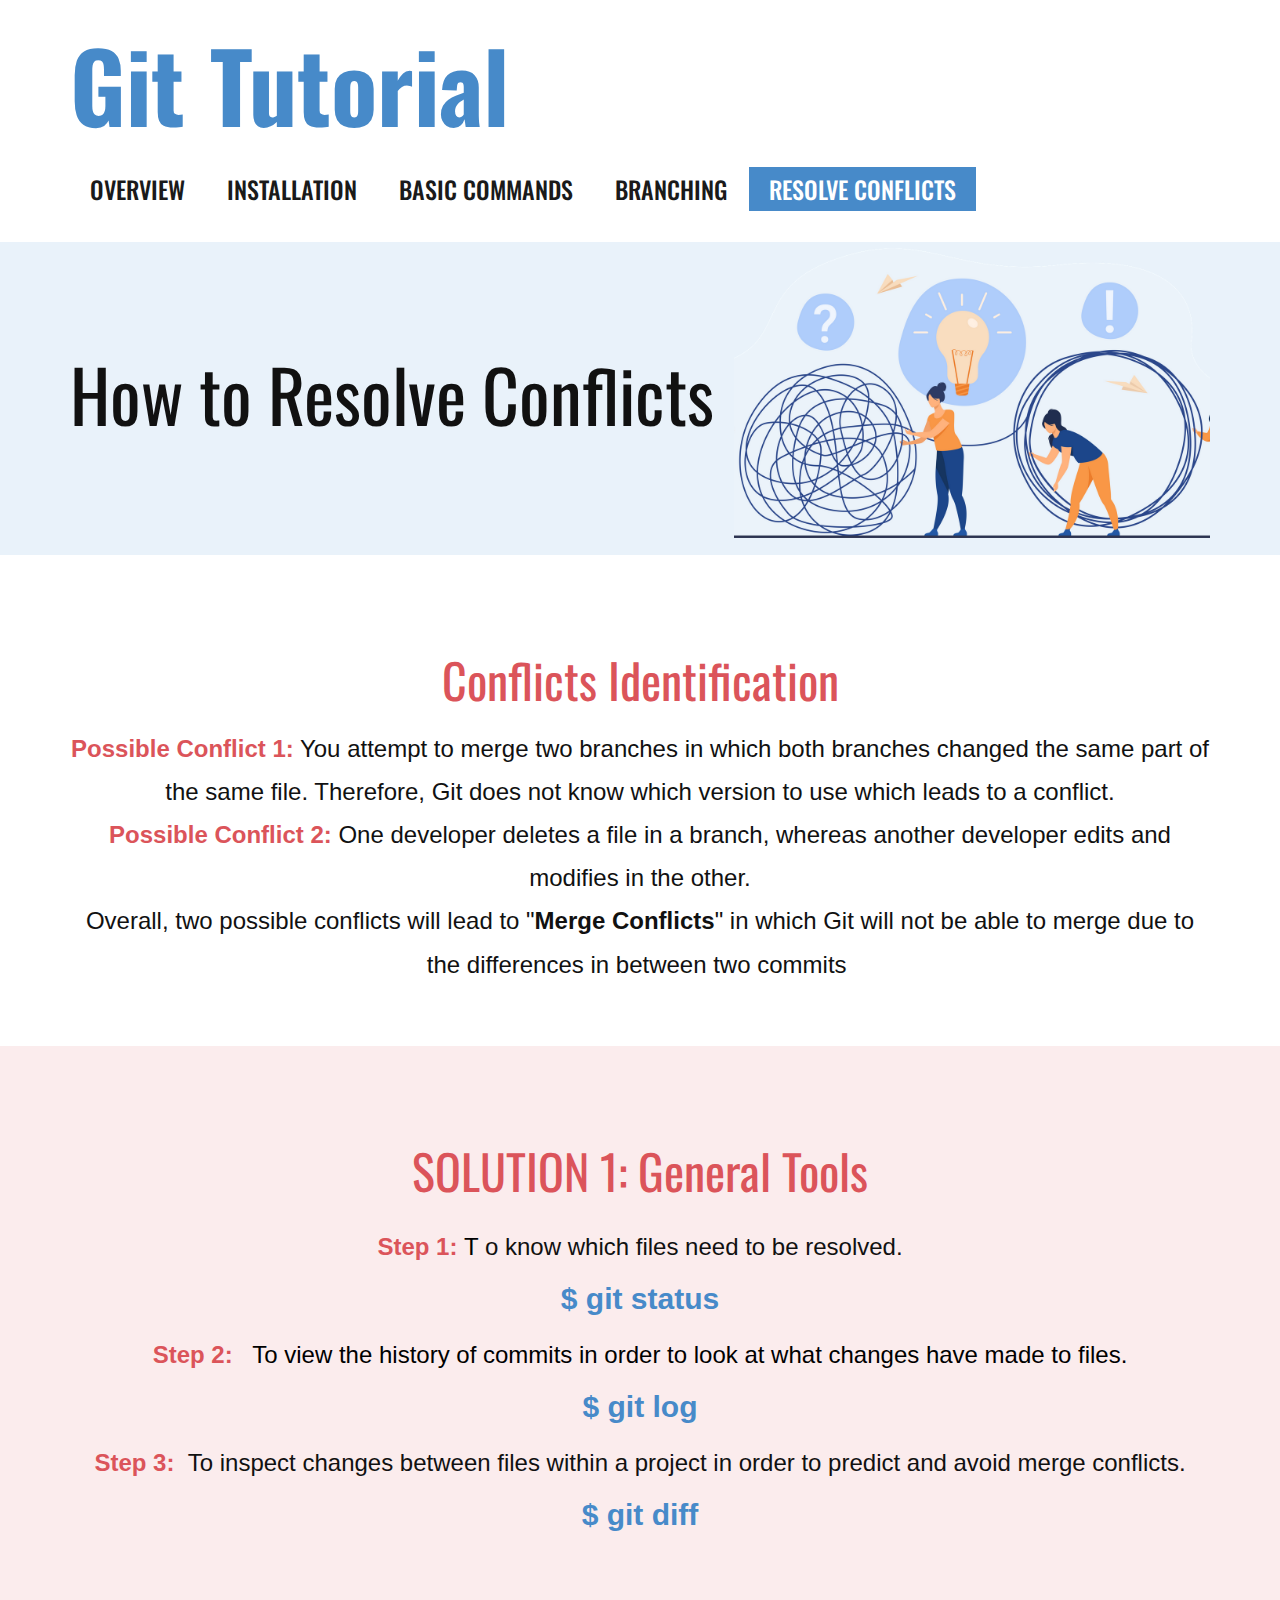
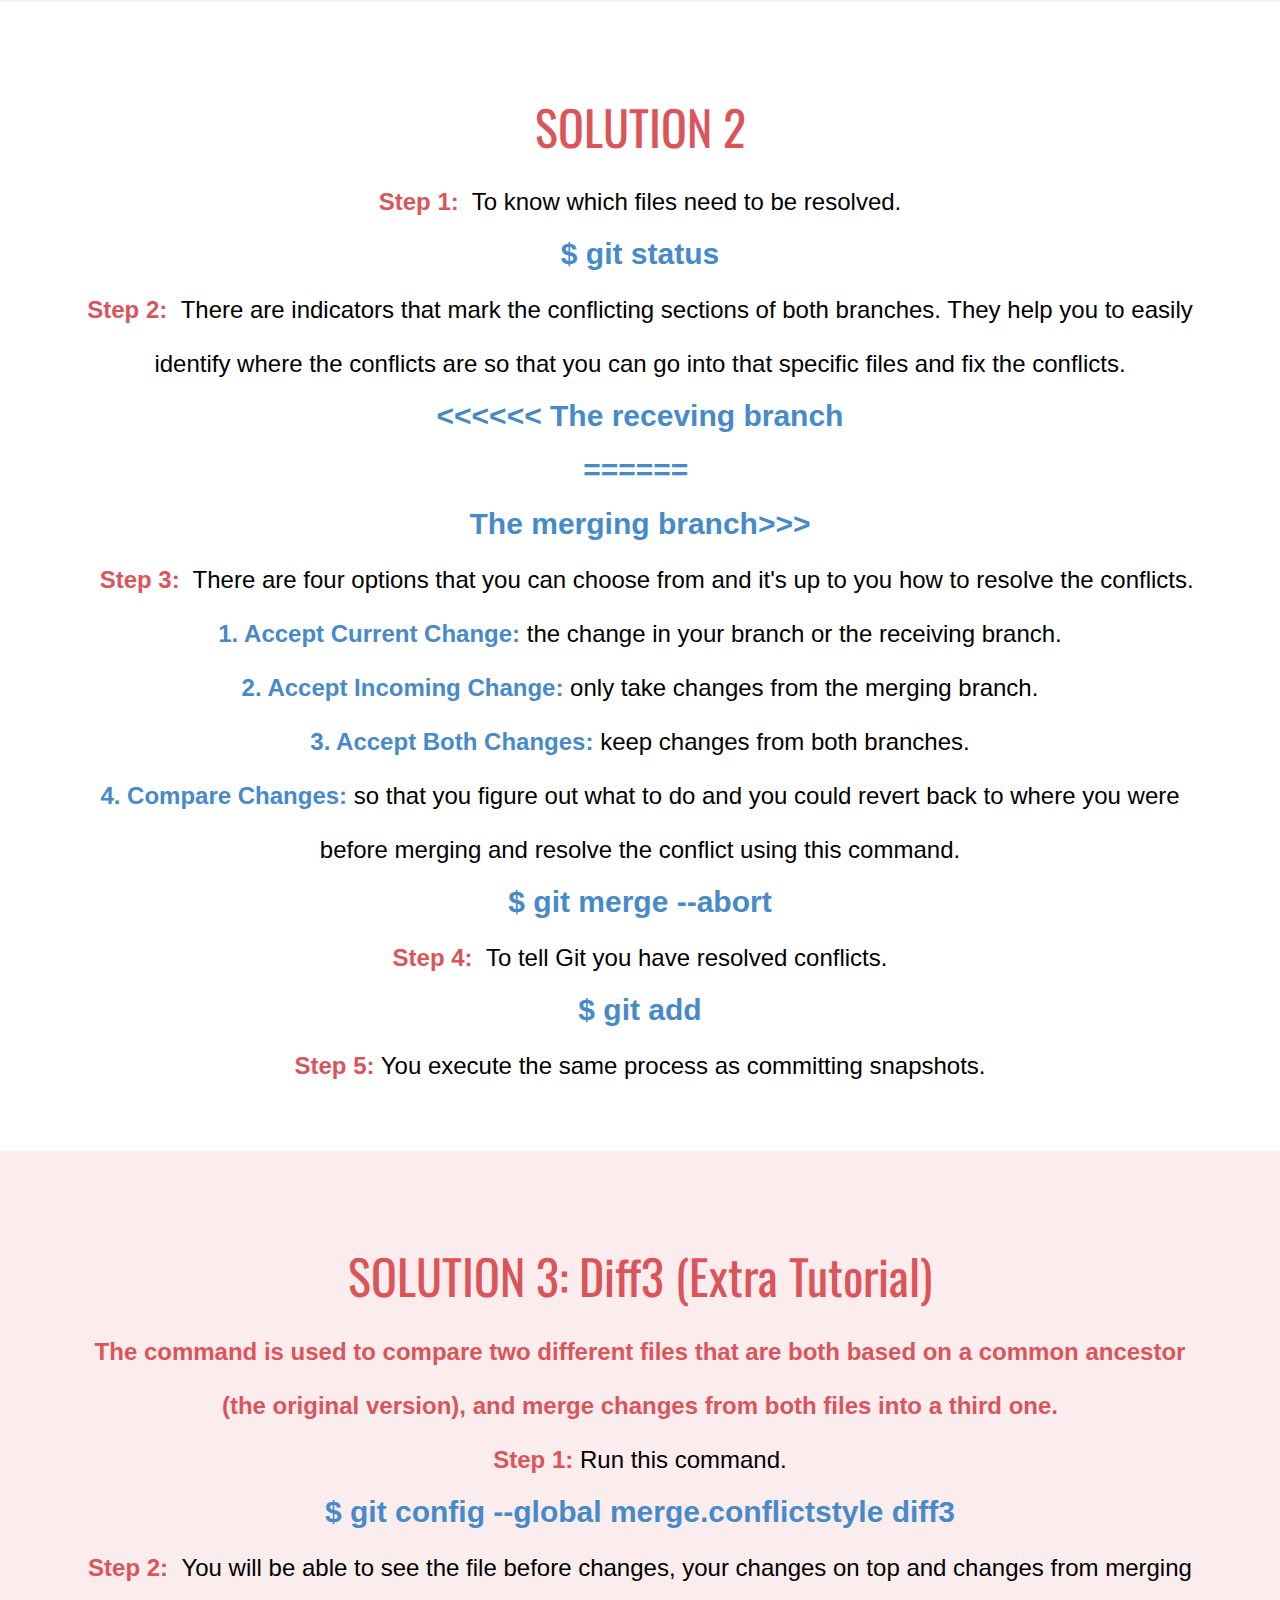
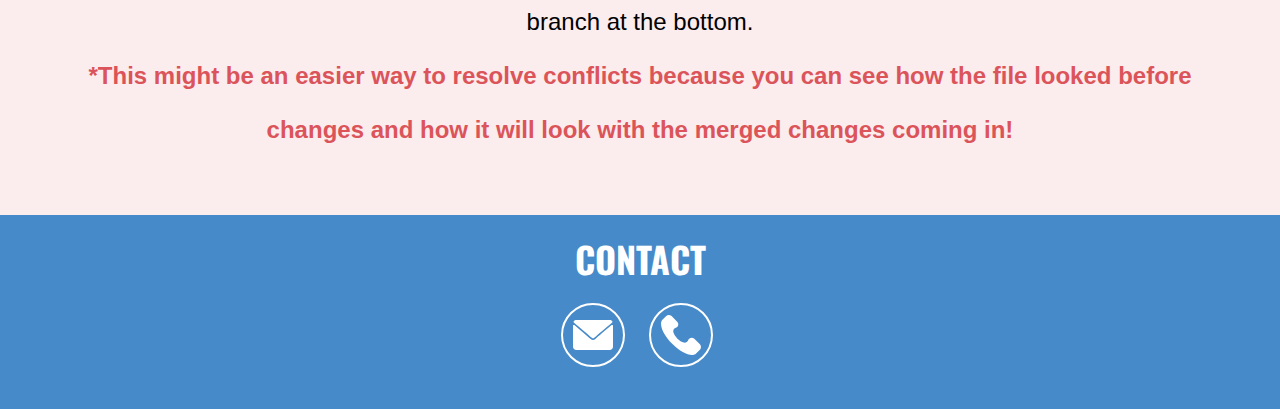
<file: Resolve-Conflicts.html>
<!DOCTYPE html>
<html style="font-size: 16px;">
  <head>
    <meta name="viewport" content="width=device-width, initial-scale=1.0">
    <meta charset="utf-8">
    <meta name="keywords" content="Git Tutorial, CONTACT">
    <meta name="description" content="">
    <meta name="page_type" content="np-template-header-footer-from-plugin">
    <title>Resolve Conflicts</title>
    <link rel="stylesheet" href="nicepage.css" media="screen">
<link rel="stylesheet" href="Resolve-Conflicts.css" media="screen">
    <script class="u-script" type="text/javascript" src="jquery.js" defer=""></script>
    <script class="u-script" type="text/javascript" src="nicepage.js" defer=""></script>
    <meta name="generator" content="Nicepage 3.0.9, nicepage.com">
    <link id="u-theme-google-font" rel="stylesheet" href="https://fonts.googleapis.com/css?family=Roboto:100,100i,300,300i,400,400i,500,500i,700,700i,900,900i|Open+Sans:300,300i,400,400i,600,600i,700,700i,800,800i">
    <link id="u-page-google-font" rel="stylesheet" href="https://fonts.googleapis.com/css?family=Oswald:200,300,400,500,600,700">
    
    
    
    
    
    
    <script type="application/ld+json">{
		"@context": "http://schema.org",
		"@type": "Organization",
		"name": "Site1",
		"url": "index.html"
}</script>
    <meta property="og:title" content="Resolve Conflicts">
    <meta property="og:type" content="website">
    <meta name="theme-color" content="#478ac9">
    <link rel="canonical" href="index.html">
    <meta property="og:url" content="index.html">
  </head>
  <body class="u-body"><header class="u-clearfix u-header u-white u-header" id="sec-d6d2"><div class="u-clearfix u-sheet u-valign-middle u-sheet-1">
        <h1 class="u-align-justify u-custom-font u-font-oswald u-text u-text-default u-text-palette-1-base u-title u-text-1">Git Tutorial</h1>
        <nav class="u-menu u-menu-dropdown u-offcanvas u-menu-1">
          <div class="menu-collapse u-custom-font u-font-oswald" style="font-size: 1.5rem; letter-spacing: 0px; text-transform: uppercase; font-weight: 500;">
            <a class="u-active-palette-1-base u-border-active-palette-1-base u-border-hover-palette-1-light-1 u-border-no-left u-border-no-right u-border-no-top u-button-style u-custom-left-right-menu-spacing u-custom-padding-bottom u-custom-top-bottom-menu-spacing u-hover-palette-1-light-1 u-nav-link u-text-active-white u-text-grey-90 u-text-hover-white" href="#">
              <svg><use xmlns:xlink="http://www.w3.org/1999/xlink" xlink:href="#menu-hamburger"></use></svg>
              <svg version="1.1" xmlns="http://www.w3.org/2000/svg" xmlns:xlink="http://www.w3.org/1999/xlink"><defs><symbol id="menu-hamburger" viewBox="0 0 16 16" style="width: 16px; height: 16px;"><rect y="1" width="16" height="2"></rect><rect y="7" width="16" height="2"></rect><rect y="13" width="16" height="2"></rect>
</symbol>
</defs></svg>
            </a>
          </div>
          <div class="u-custom-menu u-nav-container">
            <ul class="u-custom-font u-font-oswald u-nav u-spacing-2 u-unstyled u-nav-1"><li class="u-nav-item"><a class="u-active-palette-1-base u-border-active-palette-1-base u-border-hover-palette-1-light-1 u-button-style u-hover-palette-1-light-1 u-nav-link u-text-active-white u-text-grey-90 u-text-hover-white" href="Overview.html" style="padding: 10px 20px;">Overview</a>
</li><li class="u-nav-item"><a class="u-active-palette-1-base u-border-active-palette-1-base u-border-hover-palette-1-light-1 u-button-style u-hover-palette-1-light-1 u-nav-link u-text-active-white u-text-grey-90 u-text-hover-white" href="Installation.html" style="padding: 10px 20px;">Installation</a>
</li><li class="u-nav-item"><a class="u-active-palette-1-base u-border-active-palette-1-base u-border-hover-palette-1-light-1 u-button-style u-hover-palette-1-light-1 u-nav-link u-text-active-white u-text-grey-90 u-text-hover-white" href="Basic-Commands.html" style="padding: 10px 20px;">Basic Commands</a>
</li><li class="u-nav-item"><a class="u-active-palette-1-base u-border-active-palette-1-base u-border-hover-palette-1-light-1 u-button-style u-hover-palette-1-light-1 u-nav-link u-text-active-white u-text-grey-90 u-text-hover-white" href="Branching.html" style="padding: 10px 20px;">Branching</a>
</li><li class="u-nav-item"><a class="u-active-palette-1-base u-border-active-palette-1-base u-border-hover-palette-1-light-1 u-button-style u-hover-palette-1-light-1 u-nav-link u-text-active-white u-text-grey-90 u-text-hover-white" href="Resolve-Conflicts.html" style="padding: 10px 20px;">Resolve Conflicts</a>
</li></ul>
          </div>
          <div class="u-custom-menu u-nav-container-collapse">
            <div class="u-black u-container-style u-inner-container-layout u-opacity u-opacity-95 u-sidenav">
              <div class="u-sidenav-overflow">
                <div class="u-menu-close"></div>
                <ul class="u-align-center u-nav u-popupmenu-items u-unstyled u-nav-2"><li class="u-nav-item"><a class="u-button-style u-nav-link" href="Overview.html" style="padding: 10px 20px;">Overview</a>
</li><li class="u-nav-item"><a class="u-button-style u-nav-link" href="Installation.html" style="padding: 10px 20px;">Installation</a>
</li><li class="u-nav-item"><a class="u-button-style u-nav-link" href="Basic-Commands.html" style="padding: 10px 20px;">Basic Commands</a>
</li><li class="u-nav-item"><a class="u-button-style u-nav-link" href="Branching.html" style="padding: 10px 20px;">Branching</a>
</li><li class="u-nav-item"><a class="u-button-style u-nav-link" href="Resolve-Conflicts.html" style="padding: 10px 20px;">Resolve Conflicts</a>
</li></ul>
              </div>
            </div>
            <div class="u-black u-menu-overlay u-opacity u-opacity-70"></div>
          </div>
        </nav>
      </div></header>
    <section class="u-clearfix u-palette-1-light-3 u-section-1" id="sec-9193">
      <div class="u-clearfix u-sheet u-sheet-1">
        <h1 class="u-custom-font u-font-oswald u-text u-text-default u-title u-text-1">How to Resolve Conflicts</h1>
        <img src="problem1.png" alt="" class="u-image u-image-default u-image-1">
      </div>
    </section>
    <section class="u-align-center u-clearfix u-section-2" id="sec-003e">
      <div class="u-clearfix u-sheet u-sheet-1">
        <h1 class="u-custom-font u-font-oswald u-text u-text-palette-2-base u-text-1">Conflicts Identification</h1>
        <p class="u-custom-font u-font-arial u-text u-text-2">
          <span class="u-text-palette-2-base"><b>Possible Conflict 1:</b>
          </span>You attempt to merge two branches in which both branches changed the same part of the same file. Therefore, Git does not know which version to use which leads to a conflict.<br>
          <span class="u-text-palette-2-base"><b>Possible Conflict 2:</b>
          </span>One developer deletes a file in a branch, whereas another developer edits and modifies in the other.<br>Overall, two possible conflicts will lead to "<b>Merge Conflicts</b>" in which Git will not be able to merge due to the differences in between two commits&nbsp;
        </p>
      </div>
    </section>
    <section class="u-align-center u-clearfix u-palette-2-light-3 u-section-3" id="carousel_46f8">
      <div class="u-clearfix u-sheet u-sheet-1">
        <h1 class="u-custom-font u-font-oswald u-text u-text-palette-2-base u-text-1">SOLUTION 1: General Tools</h1>
        <p class="u-custom-font u-font-arial u-text u-text-2">
          <span style="font-size: 1.5rem;">
            <span class="u-text-palette-2-base"><b>Step 1:</b>&nbsp;<span class="u-text-black">T</span>
            </span>o know which files need to be resolved.
          </span>
          <br>
          <span class="u-text-palette-1-base"><b>$ git status</b>
          </span>
          <br>
          <span class="u-text-palette-2-base">
            <span style="font-size: 1.5rem;"><b>Step 2:&nbsp;</b>&nbsp;
            </span>
            <span class="u-text-black">
              <span style="font-size: 1.5rem;">To view the history of commits in order to look at what changes have made </span>
              <span style="font-size: 1.5rem;">to files.</span>
            </span>
          </span>
          <br>
          <span class="u-text-palette-1-base"><b>$ git log</b>
            <br>
          </span>
          <span style="font-size: 1.5rem;"><b>
              <span class="u-text-palette-2-base">Step 3:</span>&nbsp;</b>&nbsp;To inspect changes between files within a project in order to predict and avoid merge conflicts.
          </span>
          <br>
          <span class="u-text-palette-1-base"><b>$ git diff</b>
          </span>
        </p>
      </div>
    </section>
    <section class="u-align-center u-clearfix u-white u-section-4" id="carousel_f5d9">
      <div class="u-clearfix u-sheet u-sheet-1">
        <h1 class="u-custom-font u-font-oswald u-text u-text-palette-2-base u-text-1">SOLUTION 2</h1>
        <p class="u-custom-font u-font-arial u-text u-text-palette-2-base u-text-2">
          <span class="u-text-palette-1-base">
            <span style="font-size: 1.5rem;" class="u-text-black">
              <font color="rgba(0, 0, 0, 0)"><b>
                  <span class="u-text-palette-2-base">Step 1:</span>&nbsp;</b>
              </font>To know which files need to be resolved.
            </span>
            <br><b>$ git status</b>
            <br>
            <span style="font-size: 1.5rem;">
              <span class="u-text-palette-2-base"><b>Step 2:</b>
              </span>&nbsp;<span class="u-text-black">There are indicators that mark the conflicting sections of both branches. They help you to easily identify where the conflicts are so that you can go into that specific files and fix the conflicts.</span>
            </span>
            <br><b>&lt;&lt;&lt;&lt;&lt;&lt; The receving branch<br>======&nbsp;<br>The merging branch&gt;&gt;&gt;</b>
            <br>
            <span style="font-size: 1.5rem;"><b>&nbsp;</b>&nbsp;<span class="u-text-palette-2-base"><b>Step 3:</b>&nbsp;
              </span>
              <span class="u-text-black">There are four options that you can choose from and it's up to you how to resolve the conflicts.</span>
            </span>
            <br>
            <span style="font-size: 1.5rem;"><b>1. Accept Current Change:</b>
              <span class="u-text-black">the change in your branch or the receiving branch.</span>
              <br><b>2. Accept Incoming Change:</b>
              <span class="u-text-black">only take changes from the merging branch.</span>
              <br><b>3. Accept Both Changes:</b>
              <span class="u-text-black">keep changes from both branches.</span>
              <br><b>4. Compare Changes:</b>
              <span class="u-text-black">so that you figure out what to do and you could revert back to where you were before merging and resolve the conflict using this command.</span>
            </span>
            <br><b>$ git merge --abort</b>
            <br>
            <span style="font-size: 1.5rem;"><b>
                <span class="u-text-palette-2-base">Step 4:</span>&nbsp;</b>&nbsp;<span class="u-text-black">To tell Git you have resolved conflicts.</span>
            </span>
          </span>
          <br>
          <span class="u-text-palette-1-base"><b>$ git add</b>
          </span>
          <br>
          <span style="font-size: 1.5rem;"><b>Step 5:</b>
            <span class="u-text-black">You execute the same process as committing snapshots.</span>
          </span>
        </p>
      </div>
    </section>
    <section class="u-align-center u-clearfix u-palette-2-light-3 u-section-5" id="carousel_f57a">
      <div class="u-clearfix u-sheet u-sheet-1">
        <h1 class="u-custom-font u-font-oswald u-text u-text-palette-2-base u-text-1">SOLUTION 3: Diff3 (Extra Tutorial)</h1>
        <p class="u-custom-font u-font-arial u-text u-text-2">
          <span class="u-text-palette-2-base" style="font-size: 1.5rem;"><b>The command is used to compare two different files that are both based on a common ancestor (the original version), and merge changes from both files into a third one.</b>
            <br>
          </span>
          <span style="font-size: 1.5rem;" class="u-text-palette-2-base"><b>Step 1:</b>&nbsp;<font color="#000000">Run this command.</font>
          </span>
          <br>
          <span class="u-text-palette-1-base"><b>$&nbsp;</b><b>git config --global merge.conflictstyle diff3</b>
            <br>
          </span>
          <span class="u-text-palette-2-base" style="font-size: 1.5rem;"><b>Step 2:&nbsp;</b>&nbsp;<span class="u-text-black">You will be able to see the file before changes, your changes on top and changes from merging branch at the bottom.</span>
          </span>
          <span class="u-text-palette-1-base">
            <br>
          </span>
          <font color="#db545a">
            <span style="font-size: 24px;"><b>*This might be an easier way to resolve conflicts because you can see how the file looked before changes and how it will look with the merged changes coming in!</b>
            </span>
          </font>
        </p>
      </div>
    </section>
    
    
    <footer class="u-align-center u-clearfix u-footer u-palette-1-base u-footer" id="sec-0329"><div class="u-clearfix u-sheet u-sheet-1">
        <h2 class="u-custom-font u-font-oswald u-text u-text-1">CONTACT</h2><span class="u-border-2 u-border-white u-icon u-icon-circle u-spacing-10 u-text-white u-icon-1" data-href="mailto:s3878667@rmit.edu.vn"><svg class="u-svg-link" preserveAspectRatio="xMidYMin slice" viewBox="0 0 512 512" style=""><use xmlns:xlink="http://www.w3.org/1999/xlink" xlink:href="#svg-8f83"></use></svg><svg xmlns="http://www.w3.org/2000/svg" xmlns:xlink="http://www.w3.org/1999/xlink" version="1.1" xml:space="preserve" class="u-svg-content" viewBox="0 0 512 512" x="0px" y="0px" id="svg-8f83" style="enable-background:new 0 0 512 512;"><g><g><g><path d="M10.688,95.156C80.958,154.667,204.26,259.365,240.5,292.01c4.865,4.406,10.083,6.646,15.5,6.646     c5.406,0,10.615-2.219,15.469-6.604c36.271-32.677,159.573-137.385,229.844-196.896c4.375-3.698,5.042-10.198,1.5-14.719     C494.625,69.99,482.417,64,469.333,64H42.667c-13.083,0-25.292,5.99-33.479,16.438C5.646,84.958,6.313,91.458,10.688,95.156z"></path><path d="M505.813,127.406c-3.781-1.76-8.229-1.146-11.375,1.542C416.51,195.01,317.052,279.688,285.76,307.885     c-17.563,15.854-41.938,15.854-59.542-0.021c-33.354-30.052-145.042-125-208.656-178.917c-3.167-2.688-7.625-3.281-11.375-1.542     C2.417,129.156,0,132.927,0,137.083v268.25C0,428.865,19.135,448,42.667,448h426.667C492.865,448,512,428.865,512,405.333     v-268.25C512,132.927,509.583,129.146,505.813,127.406z"></path>
</g>
</g>
</g></svg></span><span class="u-border-2 u-border-white u-icon u-icon-circle u-spacing-10 u-text-white u-icon-2" data-href="tel:0372796010"><svg class="u-svg-link" preserveAspectRatio="xMidYMin slice" viewBox="0 0 513.64 513.64" style=""><use xmlns:xlink="http://www.w3.org/1999/xlink" xlink:href="#svg-fb30"></use></svg><svg xmlns="http://www.w3.org/2000/svg" xmlns:xlink="http://www.w3.org/1999/xlink" version="1.1" xml:space="preserve" class="u-svg-content" viewBox="0 0 513.64 513.64" x="0px" y="0px" id="svg-fb30" style="enable-background:new 0 0 513.64 513.64;"><g><g><path d="M499.66,376.96l-71.68-71.68c-25.6-25.6-69.12-15.359-79.36,17.92c-7.68,23.041-33.28,35.841-56.32,30.72    c-51.2-12.8-120.32-79.36-133.12-133.12c-7.68-23.041,7.68-48.641,30.72-56.32c33.28-10.24,43.52-53.76,17.92-79.36l-71.68-71.68    c-20.48-17.92-51.2-17.92-69.12,0l-48.64,48.64c-48.64,51.2,5.12,186.88,125.44,307.2c120.32,120.32,256,176.641,307.2,125.44    l48.64-48.64C517.581,425.6,517.581,394.88,499.66,376.96z"></path>
</g>
</g></svg></span>
      </div></footer>
  </body>
</html>
</file>
<file: Basic-Commands.css>
.u-section-1 {
  background-image: none;
}

.u-section-1 .u-sheet-1 {
  min-height: 313px;
}

.u-section-1 .u-text-1 {
  margin: 112px auto 0 0;
}

.u-section-1 .u-image-1 {
  width: 368px;
  height: 290px;
  margin: -185px 56px 16px auto;
}

@media (max-width: 1199px) {
  .u-section-1 .u-text-1 {
    margin-top: 248px;
  }

  .u-section-1 .u-image-1 {
    margin-top: -214px;
    margin-right: 58px;
    margin-bottom: 46px;
  }
}

@media (max-width: 767px) {
  .u-section-1 .u-text-1 {
    margin-top: 227px;
  }
}

@media (max-width: 575px) {
  .u-section-1 .u-sheet-1 {
    min-height: 291px;
  }

  .u-section-1 .u-text-1 {
    margin-top: 154px;
  }

  .u-section-1 .u-image-1 {
    width: 340px;
    height: 268px;
    margin-right: 0;
  }
}.u-section-2 {
  background-image: none;
}

.u-section-2 .u-sheet-1 {
  min-height: 509px;
}

.u-section-2 .u-text-1 {
  font-size: 3rem;
  font-weight: 700;
  width: 779px;
  margin: 44px auto 0;
}

.u-section-2 .u-text-2 {
  font-size: 1.875rem;
  line-height: 1.8;
  font-weight: 700;
  margin: 20px 0 0;
}

.u-section-2 .u-text-3 {
  font-size: 1.25rem;
  line-height: 1.8;
  font-weight: 700;
  margin: -62px -691px 60px 1389px;
}

@media (max-width: 1199px) {
  .u-section-2 .u-text-1 {
    margin-left: 181px;
    margin-right: 181px;
  }

  .u-section-2 .u-text-2 {
    width: 680px;
    margin-left: 230px;
    margin-right: 230px;
  }

  .u-section-2 .u-text-3 {
    width: 442px;
    margin-left: 1289px;
  }
}

@media (max-width: 991px) {
  .u-section-2 .u-text-1 {
    width: 720px;
    margin-left: 210px;
    margin-right: 210px;
  }

  .u-section-2 .u-text-3 {
    margin-left: 1179px;
  }
}

@media (max-width: 767px) {
  .u-section-2 .u-text-1 {
    width: 540px;
    margin-left: 300px;
    margin-right: 300px;
  }

  .u-section-2 .u-text-2 {
    width: 540px;
    margin-left: 300px;
    margin-right: 300px;
  }

  .u-section-2 .u-text-3 {
    margin-left: 1089px;
  }
}

@media (max-width: 575px) {
  .u-section-2 .u-text-1 {
    width: 340px;
    font-size: 1.5rem;
    margin-left: 400px;
    margin-right: 400px;
  }

  .u-section-2 .u-text-2 {
    width: 340px;
    margin-left: 400px;
    margin-right: 400px;
  }

  .u-section-2 .u-text-3 {
    width: 340px;
    margin-left: 989px;
  }
}.u-section-3 {
  background-image: none;
}

.u-section-3 .u-sheet-1 {
  min-height: 629px;
}

.u-section-3 .u-text-1 {
  font-size: 3rem;
  font-weight: 700;
  width: 779px;
  margin: 46px auto 0;
}

.u-section-3 .u-text-2 {
  font-size: 1.5rem;
  line-height: 1.8;
  font-weight: 700;
  margin: 16px 0 0;
}

.u-section-3 .u-text-3 {
  font-size: 1.25rem;
  line-height: 1.8;
  font-weight: 700;
  margin: -52px -691px 62px 1389px;
}

@media (max-width: 1199px) {
  .u-section-3 .u-text-1 {
    margin-left: 181px;
    margin-right: 181px;
  }

  .u-section-3 .u-text-2 {
    width: 680px;
    margin-left: 230px;
    margin-right: 230px;
  }

  .u-section-3 .u-text-3 {
    width: 442px;
    margin-left: 1289px;
  }
}

@media (max-width: 991px) {
  .u-section-3 .u-text-1 {
    width: 720px;
    margin-left: 210px;
    margin-right: 210px;
  }

  .u-section-3 .u-text-3 {
    margin-left: 1179px;
  }
}

@media (max-width: 767px) {
  .u-section-3 .u-text-1 {
    width: 540px;
    margin-left: 300px;
    margin-right: 300px;
  }

  .u-section-3 .u-text-2 {
    width: 540px;
    margin-left: 300px;
    margin-right: 300px;
  }

  .u-section-3 .u-text-3 {
    margin-bottom: 60px;
    margin-left: 1089px;
  }
}

@media (max-width: 575px) {
  .u-section-3 .u-text-1 {
    width: 340px;
    font-size: 1.5rem;
    margin-left: 400px;
    margin-right: 400px;
  }

  .u-section-3 .u-text-2 {
    width: 340px;
    margin-left: 400px;
    margin-right: 400px;
  }

  .u-section-3 .u-text-3 {
    width: 340px;
    margin-left: 989px;
  }
}.u-section-4 {
  background-image: none;
}

.u-section-4 .u-sheet-1 {
  min-height: 429px;
}

.u-section-4 .u-text-1 {
  font-size: 3rem;
  font-weight: 700;
  margin: 44px 180px 0 181px;
}

.u-section-4 .u-text-2 {
  font-size: 1.875rem;
  line-height: 1.8;
  font-weight: 700;
  margin: 20px 0 0;
}

.u-section-4 .u-text-3 {
  font-size: 1.25rem;
  line-height: 1.8;
  font-weight: 700;
  margin: -62px -691px 70px 1389px;
}

@media (max-width: 1199px) {
  .u-section-4 .u-text-1 {
    width: 779px;
    margin-right: 181px;
  }

  .u-section-4 .u-text-2 {
    width: 680px;
    margin-left: 230px;
    margin-right: 230px;
  }

  .u-section-4 .u-text-3 {
    width: 442px;
    margin-left: 1289px;
  }
}

@media (max-width: 991px) {
  .u-section-4 .u-text-1 {
    width: 720px;
    margin-left: 210px;
    margin-right: 210px;
  }

  .u-section-4 .u-text-3 {
    margin-left: 1179px;
  }
}

@media (max-width: 767px) {
  .u-section-4 .u-text-1 {
    width: 540px;
    margin-left: 300px;
    margin-right: 300px;
  }

  .u-section-4 .u-text-2 {
    width: 540px;
    margin-left: 300px;
    margin-right: 300px;
  }

  .u-section-4 .u-text-3 {
    margin-bottom: 60px;
    margin-left: 1089px;
  }
}

@media (max-width: 575px) {
  .u-section-4 .u-text-1 {
    width: 340px;
    font-size: 1.5rem;
    margin-left: 400px;
    margin-right: 400px;
  }

  .u-section-4 .u-text-2 {
    width: 340px;
    margin-left: 400px;
    margin-right: 400px;
  }

  .u-section-4 .u-text-3 {
    width: 340px;
    margin-left: 989px;
  }
}.u-section-5 {
  background-image: none;
}

.u-section-5 .u-sheet-1 {
  min-height: 429px;
}

.u-section-5 .u-text-1 {
  font-size: 3rem;
  font-weight: 700;
  margin: 71px 180px 0 181px;
}

.u-section-5 .u-text-2 {
  font-size: 1.875rem;
  line-height: 1.8;
  font-weight: 700;
  margin: 20px 0 0;
}

.u-section-5 .u-text-3 {
  font-size: 1.25rem;
  line-height: 1.8;
  font-weight: 700;
  margin: -62px -691px 60px 1389px;
}

@media (max-width: 1199px) {
  .u-section-5 .u-text-1 {
    width: 779px;
    margin-right: 181px;
  }

  .u-section-5 .u-text-2 {
    width: 680px;
    margin-left: 230px;
    margin-right: 230px;
  }

  .u-section-5 .u-text-3 {
    width: 442px;
    margin-left: 1289px;
  }
}

@media (max-width: 991px) {
  .u-section-5 .u-text-1 {
    width: 720px;
    margin-left: 210px;
    margin-right: 210px;
  }

  .u-section-5 .u-text-3 {
    margin-left: 1179px;
  }
}

@media (max-width: 767px) {
  .u-section-5 .u-text-1 {
    width: 540px;
    margin-left: 300px;
    margin-right: 300px;
  }

  .u-section-5 .u-text-2 {
    width: 540px;
    margin-left: 300px;
    margin-right: 300px;
  }

  .u-section-5 .u-text-3 {
    margin-left: 1089px;
  }
}

@media (max-width: 575px) {
  .u-section-5 .u-text-1 {
    width: 340px;
    font-size: 1.5rem;
    margin-left: 400px;
    margin-right: 400px;
  }

  .u-section-5 .u-text-2 {
    width: 340px;
    margin-left: 400px;
    margin-right: 400px;
  }

  .u-section-5 .u-text-3 {
    width: 340px;
    margin-left: 989px;
  }
}
</file>
<file: Branching.css>
.u-section-1 {
  background-image: none;
}

.u-section-1 .u-sheet-1 {
  min-height: 302px;
}

.u-section-1 .u-image-1 {
  width: 453px;
  height: 252px;
  margin: 26px 117px 0 auto;
}

.u-section-1 .u-text-1 {
  margin: -165px auto 60px 0;
}

@media (max-width: 1199px) {
  .u-section-1 .u-image-1 {
    width: 570px;
    height: 389px;
  }

  .u-section-1 .u-text-1 {
    margin-top: -166px;
  }
}

@media (max-width: 767px) {
  .u-section-1 .u-image-1 {
    width: 540px;
    height: 368px;
    margin-right: 87px;
  }
}

@media (max-width: 575px) {
  .u-section-1 .u-sheet-1 {
    min-height: 239px;
  }

  .u-section-1 .u-image-1 {
    width: 340px;
    height: 232px;
    margin-right: 0;
  }

  .u-section-1 .u-text-1 {
    margin-top: -103px;
  }
}.u-section-2 .u-sheet-1 {
  min-height: 503px;
}

.u-section-2 .u-layout-wrap-1 {
  margin: 40px auto 11px 0;
}

.u-section-2 .u-layout-cell-1 {
  min-height: 452px;
}

.u-section-2 .u-container-layout-1 {
  padding-bottom: 0;
}

.u-section-2 .u-image-1 {
  width: 357px;
  min-height: 452px;
  background-image: url("3b171116-23fb-4bd2-a8ac-65b63fe65372.png");
  margin: 0 auto;
}

.u-section-2 .u-layout-cell-2 {
  min-height: 452px;
  background-image: none;
}

.u-section-2 .u-container-layout-3 {
  padding-bottom: 30px;
}

.u-section-2 .u-text-1 {
  font-size: 1.25rem;
  font-style: normal;
  margin: 72px 39px 0;
}

@media (max-width: 1199px) {
  .u-section-2 .u-sheet-1 {
    min-height: 401px;
  }

  .u-section-2 .u-layout-wrap-1 {
    min-height: 200px;
    margin-right: initial;
    margin-left: initial;
  }

  .u-section-2 .u-layout-cell-1 {
    min-height: 373px;
  }

  .u-section-2 .u-image-1 {
    width: 219px;
    margin-top: 35px;
    margin-right: 13px;
  }

  .u-section-2 .u-layout-cell-2 {
    min-height: 373px;
  }

  .u-section-2 .u-text-1 {
    position: relative;
    margin-top: 200px;
    margin-left: 16px;
    margin-right: 16px;
  }
}

@media (max-width: 991px) {
  .u-section-2 .u-sheet-1 {
    min-height: 765px;
  }

  .u-section-2 .u-layout-cell-1 {
    min-height: 286px;
  }

  .u-section-2 .u-image-1 {
    width: 254px;
    margin-right: 20px;
  }

  .u-section-2 .u-layout-cell-2 {
    min-height: 100px;
  }

  .u-section-2 .u-text-1 {
    margin-top: 228px;
    margin-left: 13px;
    margin-right: 13px;
  }
}

@media (max-width: 767px) {
  .u-section-2 .u-sheet-1 {
    min-height: 931px;
  }

  .u-section-2 .u-layout-cell-1 {
    min-height: 429px;
  }

  .u-section-2 .u-image-1 {
    width: 427px;
    margin-right: 14px;
  }

  .u-section-2 .u-text-1 {
    margin-top: 200px;
    margin-left: 9px;
    margin-right: 9px;
  }
}

@media (max-width: 575px) {
  .u-section-2 .u-sheet-1 {
    min-height: 1018px;
  }

  .u-section-2 .u-layout-cell-1 {
    min-height: 270px;
  }

  .u-section-2 .u-image-1 {
    width: 252px;
    margin-right: 8px;
    min-height: 340px;
  }

  .u-section-2 .u-text-1 {
    margin-top: 228px;
    margin-left: 6px;
    margin-right: 6px;
  }
}.u-section-3 {
  background-image: none;
  min-height: 569px;
}

.u-section-3 .u-shape-1 {
  width: calc(((100% - 1140px) / 2) + 570px);
  left: auto;
  background-image: none;
  right: 0;
}

.u-section-3 .u-layout-wrap-1 {
  width: 570px;
  margin: 14px auto 0 calc(((100% - 1140px) / 2));
}

.u-section-3 .u-layout-cell-1 {
  min-height: 219px;
}

.u-section-3 .u-text-1 {
  font-size: 1.5rem;
  margin: 20px 20px 0;
}

.u-section-3 .u-text-2 {
  font-style: normal;
  font-size: 1.0625rem;
  margin: 12px 20px 0;
}

.u-section-3 .u-layout-cell-2 {
  min-height: 157px;
}

.u-section-3 .u-container-layout-2 {
  padding-bottom: 0;
}

.u-section-3 .u-text-3 {
  font-size: 1.5rem;
  margin: 20px 20px 0;
}

.u-section-3 .u-text-4 {
  font-style: normal;
  font-size: 1.25rem;
  margin: 10px 20px 0;
}

.u-section-3 .u-layout-cell-3 {
  min-height: 140px;
}

.u-section-3 .u-container-layout-3 {
  padding: 35px 30px 30px;
}

.u-section-3 .u-text-5 {
  font-size: 1.5rem;
  margin: -14px 439px 0 -10px;
}

.u-section-3 .u-text-6 {
  font-style: normal;
  font-size: 1.0625rem;
  margin: 12px -10px -24px -4px;
}

.u-section-3 .u-group-1 {
  width: 556px;
  min-height: 266px;
  margin: -390px calc(((100% - 1140px) / 2)) 0 auto;
}

.u-section-3 .u-container-layout-4 {
  padding-right: 20px;
  padding-top: 1px;
  padding-bottom: 7px;
}

.u-section-3 .u-image-1 {
  width: 493px;
  height: 185px;
  margin: 0 auto -6px 26px;
}

.u-section-3 .u-text-7 {
  font-weight: 700;
  margin: -338px calc(((100% - 1140px) / 2) + 16px) 60px calc(((100% - 1140px) / 2) + 600px);
}

@media (max-width: 1199px) {
  .u-section-3 {
    min-height: 528px;
  }

  .u-section-3 .u-shape-1 {
    width: calc(((100% - 940px) / 2) + 470px);
    margin-left: 650px;
  }

  .u-section-3 .u-layout-wrap-1 {
    margin-left: calc(((100% - 1140px) / 2) + 100px);
  }

  .u-section-3 .u-text-1 {
    margin-top: -15px;
  }

  .u-section-3 .u-text-2 {
    position: relative;
    margin-top: 11px;
    margin-left: 16px;
    margin-right: 16px;
  }

  .u-section-3 .u-text-3 {
    position: relative;
    margin-left: 16px;
    margin-right: 16px;
  }

  .u-section-3 .u-text-4 {
    position: relative;
    margin-top: -38px;
    margin-left: 16px;
    margin-right: 16px;
  }

  .u-section-3 .u-text-5 {
    margin-top: 10px;
    margin-right: 26px;
    margin-left: 364px;
  }

  .u-section-3 .u-group-1 {
    margin-top: -110px;
    margin-right: calc(((100% - 940px) / 2));
  }

  .u-section-3 .u-image-1 {
    margin: -81px 112px 0 auto;
  }

  .u-section-3 .u-text-7 {
    margin-top: -442px;
    margin-right: -10px;
    margin-left: 10px;
  }
}

@media (max-width: 991px) {
  .u-section-3 {
    min-height: 351px;
  }

  .u-section-3 .u-shape-1 {
    width: calc(((100% - 720px) / 2) + 360px);
  }

  .u-section-3 .u-layout-wrap-1 {
    margin-top: 50px;
    margin-left: calc(((100% - 1140px) / 2) + 210px);
  }

  .u-section-3 .u-layout-cell-1 {
    min-height: 100px;
  }

  .u-section-3 .u-text-2 {
    margin-left: 13px;
    margin-right: 13px;
  }

  .u-section-3 .u-layout-cell-2 {
    min-height: 100px;
  }

  .u-section-3 .u-text-3 {
    margin-left: 13px;
    margin-right: 13px;
  }

  .u-section-3 .u-text-4 {
    margin-left: 13px;
    margin-right: 13px;
  }

  .u-section-3 .u-layout-cell-3 {
    min-height: 100px;
  }

  .u-section-3 .u-container-layout-3 {
    padding-top: 30px;
  }

  .u-section-3 .u-group-1 {
    margin-top: -120px;
    margin-right: calc(((100% - 720px) / 2));
  }
}

@media (max-width: 767px) {
  .u-section-3 .u-shape-1 {
    width: calc(((100% - 540px) / 2) + 270px);
  }

  .u-section-3 .u-layout-wrap-1 {
    width: 540px;
    margin-left: calc(((100% - 1140px) / 2) + 300px);
  }

  .u-section-3 .u-text-1 {
    margin-left: 5px;
    margin-right: 5px;
  }

  .u-section-3 .u-text-2 {
    margin-left: 9px;
    margin-right: 9px;
  }

  .u-section-3 .u-text-3 {
    margin-left: 9px;
    margin-right: 9px;
  }

  .u-section-3 .u-text-4 {
    margin-left: 9px;
    margin-right: 9px;
  }

  .u-section-3 .u-container-layout-3 {
    padding-left: 10px;
    padding-right: 10px;
  }

  .u-section-3 .u-group-1 {
    width: 540px;
    margin-right: calc(((100% - 540px) / 2));
  }

  .u-section-3 .u-container-layout-4 {
    padding-right: 10px;
  }

  .u-section-3 .u-image-1 {
    margin-right: 47px;
  }

  .u-section-3 .u-text-7 {
    margin-right: calc(((100% - 540px) / 2));
    margin-left: calc(((100% - 540px) / 2) + 16px);
  }
}

@media (max-width: 575px) {
  .u-section-3 {
    min-height: 294px;
  }

  .u-section-3 .u-shape-1 {
    width: 252px;
  }

  .u-section-3 .u-layout-wrap-1 {
    width: 340px;
    margin-left: calc(((100% - 1140px) / 2) + 400px);
  }

  .u-section-3 .u-text-1 {
    margin-top: 12px;
    margin-left: 0;
    margin-right: 0;
  }

  .u-section-3 .u-text-2 {
    margin-top: -16px;
    margin-left: 6px;
    margin-right: 6px;
  }

  .u-section-3 .u-text-3 {
    margin-left: 6px;
    margin-right: 6px;
  }

  .u-section-3 .u-text-4 {
    margin-top: -113px;
    margin-left: 6px;
    margin-right: 6px;
  }

  .u-section-3 .u-text-5 {
    margin-top: 85px;
    margin-right: 0;
    margin-left: 260px;
  }

  .u-section-3 .u-text-6 {
    margin-right: 0;
    margin-left: 0;
  }

  .u-section-3 .u-group-1 {
    margin-right: initial;
    margin-left: initial;
    width: auto;
  }

  .u-section-3 .u-image-1 {
    width: 340px;
    height: 124px;
    margin-right: calc(((100% - 340px) / 2));
  }

  .u-section-3 .u-text-7 {
    margin-top: -385px;
    margin-left: calc(((100% - 340px) / 2));
    margin-right: calc(((100% - 340px) / 2));
  }
}.u-section-4 {
  background-image: none;
}

.u-section-4 .u-sheet-1 {
  min-height: 177px;
}

.u-section-4 .u-text-1 {
  font-weight: 700;
  margin: 60px 20px;
}

@media (max-width: 1199px) {
  .u-section-4 .u-text-1 {
    margin-left: 0;
    margin-right: 0;
  }
}.u-section-5 {
  background-image: none;
}

.u-section-5 .u-sheet-1 {
  min-height: 278px;
}

.u-section-5 .u-text-1 {
  font-size: 3rem;
  font-weight: 700;
  width: 779px;
  margin: 44px auto 0;
}

.u-section-5 .u-text-2 {
  font-size: 1.875rem;
  line-height: 1.8;
  font-weight: 700;
  width: 680px;
  margin: 20px auto 0;
}

.u-section-5 .u-text-3 {
  font-size: 1.25rem;
  line-height: 1.8;
  font-weight: 700;
  margin: -62px -691px 26px 1389px;
}

@media (max-width: 1199px) {
  .u-section-5 .u-text-1 {
    margin-left: 181px;
    margin-right: 181px;
  }

  .u-section-5 .u-text-2 {
    margin-left: 230px;
    margin-right: 230px;
  }

  .u-section-5 .u-text-3 {
    width: 442px;
    margin-left: 1289px;
  }
}

@media (max-width: 991px) {
  .u-section-5 .u-text-1 {
    width: 720px;
    margin-left: 210px;
    margin-right: 210px;
  }

  .u-section-5 .u-text-3 {
    margin-left: 1179px;
  }
}

@media (max-width: 767px) {
  .u-section-5 .u-text-1 {
    width: 540px;
    margin-left: 300px;
    margin-right: 300px;
  }

  .u-section-5 .u-text-2 {
    width: 540px;
    margin-left: 300px;
    margin-right: 300px;
  }

  .u-section-5 .u-text-3 {
    margin-left: 1089px;
  }
}

@media (max-width: 575px) {
  .u-section-5 .u-text-1 {
    width: 340px;
    font-size: 1.5rem;
    margin-left: 400px;
    margin-right: 400px;
  }

  .u-section-5 .u-text-2 {
    width: 340px;
    margin-left: 400px;
    margin-right: 400px;
  }

  .u-section-5 .u-text-3 {
    width: 340px;
    margin-left: 989px;
  }
}.u-section-6 {
  background-image: none;
}

.u-section-6 .u-sheet-1 {
  min-height: 694px;
}

.u-section-6 .u-text-1 {
  font-size: 3rem;
  font-weight: 700;
  width: 779px;
  margin: 44px auto 0;
}

.u-section-6 .u-text-2 {
  font-size: 1.875rem;
  line-height: 1.8;
  font-weight: 700;
  margin: 15px 0 0;
}

.u-section-6 .u-text-3 {
  font-size: 1.25rem;
  line-height: 1.8;
  font-weight: 700;
  margin: -57px -691px 65px 1389px;
}

@media (max-width: 1199px) {
  .u-section-6 .u-text-1 {
    margin-left: 181px;
    margin-right: 181px;
  }

  .u-section-6 .u-text-2 {
    width: 680px;
    margin-left: 230px;
    margin-right: 230px;
  }

  .u-section-6 .u-text-3 {
    width: 442px;
    margin-left: 1289px;
  }
}

@media (max-width: 991px) {
  .u-section-6 .u-text-1 {
    width: 720px;
    margin-left: 210px;
    margin-right: 210px;
  }

  .u-section-6 .u-text-3 {
    margin-left: 1179px;
  }
}

@media (max-width: 767px) {
  .u-section-6 .u-text-1 {
    width: 540px;
    margin-left: 300px;
    margin-right: 300px;
  }

  .u-section-6 .u-text-2 {
    width: 540px;
    margin-left: 300px;
    margin-right: 300px;
  }

  .u-section-6 .u-text-3 {
    margin-bottom: 60px;
    margin-left: 1089px;
  }
}

@media (max-width: 575px) {
  .u-section-6 .u-text-1 {
    width: 340px;
    font-size: 1.5rem;
    margin-left: 400px;
    margin-right: 400px;
  }

  .u-section-6 .u-text-2 {
    width: 340px;
    margin-left: 400px;
    margin-right: 400px;
  }

  .u-section-6 .u-text-3 {
    width: 340px;
    margin-left: 989px;
  }
}.u-section-7 {
  background-image: none;
}

.u-section-7 .u-sheet-1 {
  min-height: 285px;
}

.u-section-7 .u-text-1 {
  font-size: 3rem;
  font-weight: 700;
  margin: 44px 0 0;
}

.u-section-7 .u-text-2 {
  font-size: 1.875rem;
  line-height: 1.4;
  font-weight: 700;
  margin: 20px 0 0;
}

.u-section-7 .u-text-3 {
  font-size: 1.25rem;
  line-height: 1.8;
  font-weight: 700;
  margin: -62px -691px 70px 1389px;
}

@media (max-width: 1199px) {
  .u-section-7 .u-text-1 {
    width: 779px;
    margin-left: 181px;
    margin-right: 181px;
  }

  .u-section-7 .u-text-2 {
    width: 680px;
    margin-left: 230px;
    margin-right: 230px;
  }

  .u-section-7 .u-text-3 {
    width: 442px;
    margin-left: 1289px;
  }
}

@media (max-width: 991px) {
  .u-section-7 .u-text-1 {
    width: 720px;
    margin-left: 210px;
    margin-right: 210px;
  }

  .u-section-7 .u-text-3 {
    margin-left: 1179px;
  }
}

@media (max-width: 767px) {
  .u-section-7 .u-text-1 {
    width: 540px;
    margin-left: 300px;
    margin-right: 300px;
  }

  .u-section-7 .u-text-2 {
    width: 540px;
    margin-left: 300px;
    margin-right: 300px;
  }

  .u-section-7 .u-text-3 {
    margin-bottom: 60px;
    margin-left: 1089px;
  }
}

@media (max-width: 575px) {
  .u-section-7 .u-text-1 {
    width: 340px;
    font-size: 1.5rem;
    margin-left: 400px;
    margin-right: 400px;
  }

  .u-section-7 .u-text-2 {
    width: 340px;
    margin-left: 400px;
    margin-right: 400px;
  }

  .u-section-7 .u-text-3 {
    width: 340px;
    margin-left: 989px;
  }
}.u-section-8 {
  background-image: none;
}

.u-section-8 .u-sheet-1 {
  min-height: 285px;
}

.u-section-8 .u-text-1 {
  font-size: 3rem;
  font-weight: 700;
  margin: 44px 0 0;
}

.u-section-8 .u-text-2 {
  font-size: 1.875rem;
  line-height: 1.6;
  font-weight: 700;
  margin: 20px 0 0;
}

.u-section-8 .u-text-3 {
  font-size: 1.25rem;
  line-height: 1.8;
  font-weight: 700;
  margin: -62px -691px 70px 1389px;
}

@media (max-width: 1199px) {
  .u-section-8 .u-text-1 {
    width: 779px;
    margin-left: 181px;
    margin-right: 181px;
  }

  .u-section-8 .u-text-2 {
    width: 680px;
    margin-left: 230px;
    margin-right: 230px;
  }

  .u-section-8 .u-text-3 {
    width: 442px;
    margin-left: 1289px;
  }
}

@media (max-width: 991px) {
  .u-section-8 .u-text-1 {
    width: 720px;
    margin-left: 210px;
    margin-right: 210px;
  }

  .u-section-8 .u-text-3 {
    margin-left: 1179px;
  }
}

@media (max-width: 767px) {
  .u-section-8 .u-text-1 {
    width: 540px;
    margin-left: 300px;
    margin-right: 300px;
  }

  .u-section-8 .u-text-2 {
    width: 540px;
    margin-left: 300px;
    margin-right: 300px;
  }

  .u-section-8 .u-text-3 {
    margin-bottom: 60px;
    margin-left: 1089px;
  }
}

@media (max-width: 575px) {
  .u-section-8 .u-text-1 {
    width: 340px;
    font-size: 1.5rem;
    margin-left: 400px;
    margin-right: 400px;
  }

  .u-section-8 .u-text-2 {
    width: 340px;
    margin-left: 400px;
    margin-right: 400px;
  }

  .u-section-8 .u-text-3 {
    width: 340px;
    margin-left: 989px;
  }
}.u-section-9 {
  background-image: none;
}

.u-section-9 .u-sheet-1 {
  min-height: 694px;
}

.u-section-9 .u-text-1 {
  font-size: 3rem;
  font-weight: 700;
  width: 779px;
  margin: 44px auto 0;
}

.u-section-9 .u-text-2 {
  font-size: 1.875rem;
  line-height: 1.8;
  font-weight: 700;
  margin: 15px 0 0;
}

.u-section-9 .u-btn-1 {
  padding: 0;
}

.u-section-9 .u-text-3 {
  font-size: 1.25rem;
  line-height: 1.8;
  font-weight: 700;
  margin: -57px -691px 65px 1389px;
}

@media (max-width: 1199px) {
  .u-section-9 .u-text-1 {
    margin-left: 181px;
    margin-right: 181px;
  }

  .u-section-9 .u-text-2 {
    width: 680px;
    margin-left: 230px;
    margin-right: 230px;
  }

  .u-section-9 .u-text-3 {
    width: 442px;
    margin-left: 1289px;
  }
}

@media (max-width: 991px) {
  .u-section-9 .u-text-1 {
    width: 720px;
    margin-left: 210px;
    margin-right: 210px;
  }

  .u-section-9 .u-text-3 {
    margin-left: 1179px;
  }
}

@media (max-width: 767px) {
  .u-section-9 .u-text-1 {
    width: 540px;
    margin-left: 300px;
    margin-right: 300px;
  }

  .u-section-9 .u-text-2 {
    width: 540px;
    margin-left: 300px;
    margin-right: 300px;
  }

  .u-section-9 .u-text-3 {
    margin-bottom: 60px;
    margin-left: 1089px;
  }
}

@media (max-width: 575px) {
  .u-section-9 .u-text-1 {
    width: 340px;
    font-size: 1.5rem;
    margin-left: 400px;
    margin-right: 400px;
  }

  .u-section-9 .u-text-2 {
    width: 340px;
    margin-left: 400px;
    margin-right: 400px;
  }

  .u-section-9 .u-text-3 {
    width: 340px;
    margin-left: 989px;
  }
}
</file>
<file: Installation.css>
.u-section-1 {
  background-image: none;
}

.u-section-1 .u-sheet-1 {
  min-height: 313px;
}

.u-section-1 .u-text-1 {
  margin: 112px auto 0 0;
}

.u-section-1 .u-image-1 {
  width: 368px;
  height: 290px;
  margin: -185px 56px 16px auto;
}

@media (max-width: 1199px) {
  .u-section-1 .u-text-1 {
    margin-top: 248px;
  }

  .u-section-1 .u-image-1 {
    margin-top: -214px;
    margin-right: 58px;
    margin-bottom: 46px;
  }
}

@media (max-width: 767px) {
  .u-section-1 .u-text-1 {
    margin-top: 227px;
  }
}

@media (max-width: 575px) {
  .u-section-1 .u-sheet-1 {
    min-height: 291px;
  }

  .u-section-1 .u-text-1 {
    margin-top: 154px;
  }

  .u-section-1 .u-image-1 {
    width: 340px;
    height: 268px;
    margin-right: 0;
  }
}.u-section-2 .u-sheet-1 {
  min-height: 390px;
}

.u-section-2 .u-text-1 {
  width: 779px;
  margin: 38px auto 0;
}

.u-section-2 .u-text-2 {
  font-size: 1.25rem;
  font-weight: 700;
  width: 680px;
  line-height: 1.8;
  margin: 28px auto 0;
}

.u-section-2 .u-btn-1 {
  border-style: none;
  text-transform: uppercase;
  letter-spacing: 1px;
  background-image: none;
  font-weight: 700;
  margin: 19px auto 38px;
}

@media (max-width: 991px) {
  .u-section-2 .u-text-1 {
    width: 720px;
  }
}

@media (max-width: 767px) {
  .u-section-2 .u-text-1 {
    width: 540px;
  }

  .u-section-2 .u-text-2 {
    width: 540px;
  }
}

@media (max-width: 575px) {
  .u-section-2 .u-text-1 {
    width: 340px;
  }

  .u-section-2 .u-text-2 {
    width: 340px;
  }
}.u-section-3 {
  background-image: none;
}

.u-section-3 .u-sheet-1 {
  min-height: 1321px;
}

.u-section-3 .u-list-1 {
  min-height: 1200px;
  grid-template-columns: calc(50% - 10px) calc(50% - 10px);
  width: 1040px;
  grid-gap: 20px 20px;
  margin: 60px auto 0;
}

.u-section-3 .u-list-item-1 {
  background-image: none;
}

.u-section-3 .u-container-layout-1 {
  padding: 50px 30px 30px;
}

.u-section-3 .u-text-1 {
  font-size: 4.5rem;
  font-family: Oswald, sans-serif;
  margin: -30px auto 0;
}

.u-section-3 .u-text-2 {
  font-size: 1.25rem;
  line-height: 1.8;
  font-weight: 700;
  margin: 0;
}

.u-section-3 .u-list-item-2 {
  background-image: none;
}

.u-section-3 .u-container-layout-2 {
  padding: 50px 30px 30px;
}

.u-section-3 .u-text-3 {
  font-size: 4.5rem;
  font-family: Oswald, sans-serif;
  margin: -30px auto 0;
}

.u-section-3 .u-text-4 {
  font-size: 1.25rem;
  line-height: 1.8;
  font-weight: 700;
  margin: 0;
}

.u-section-3 .u-list-item-3 {
  background-image: none;
}

.u-section-3 .u-container-layout-3 {
  padding: 50px 30px 30px;
}

.u-section-3 .u-text-5 {
  font-size: 4.5rem;
  font-family: Oswald, sans-serif;
  margin: -30px auto 0;
}

.u-section-3 .u-text-6 {
  font-size: 1.25rem;
  line-height: 1.8;
  font-weight: 700;
  margin: 0;
}

.u-section-3 .u-list-item-4 {
  background-image: none;
}

.u-section-3 .u-container-layout-4 {
  padding: 50px 30px 30px;
}

.u-section-3 .u-text-7 {
  font-size: 4.5rem;
  font-family: Oswald, sans-serif;
  margin: -30px auto 0;
}

.u-section-3 .u-text-8 {
  font-size: 1.25rem;
  line-height: 1.8;
  font-weight: 700;
  margin: 0;
}

.u-section-3 .u-layout-wrap-1 {
  pointer-events: auto;
  width: 398px;
  margin: -968px auto 0 106px;
}

.u-section-3 .u-image-1 {
  min-height: 333px;
  pointer-events: auto;
  background-image: url("ScreenShot2020-12-05at10.34.24PM.png");
  background-position: 50% 50%;
}

.u-section-3 .u-container-layout-5 {
  padding: 30px 60px;
}

.u-section-3 .u-text-9 {
  margin: -416px 602px 0 83px;
}

.u-section-3 .u-btn-1 {
  padding: 0;
}

.u-section-3 .u-text-10 {
  font-weight: 700;
  margin: -75px 83px 0 621px;
}

.u-section-3 .u-btn-2 {
  font-weight: normal;
  padding: 0;
}

.u-section-3 .u-text-11 {
  font-size: 1.25rem;
  font-weight: 700;
  margin: 33px 43px 0 587px;
}

.u-section-3 .u-text-12 {
  font-weight: normal;
  margin: 20px 94px 0 610px;
}

.u-section-3 .u-btn-3 {
  font-weight: normal;
  padding: 0;
}

.u-section-3 .u-text-13 {
  font-weight: normal;
  margin: 351px 602px 0 83px;
}

.u-section-3 .u-btn-4 {
  border-style: none none solid;
  padding: 0;
}

.u-section-3 .u-text-14 {
  font-weight: normal;
  margin: -350px 94px 0 610px;
}

.u-section-3 .u-btn-5 {
  padding: 0;
}

.u-section-3 .u-image-2 {
  width: 435px;
  min-height: 275px;
  background-image: url("ScreenShot2020-12-05at11.48.45PM.png");
  margin: 25px auto 0 610px;
}

.u-section-3 .u-container-layout-6 {
  padding: 30px;
}

.u-section-3 .u-text-15 {
  font-size: 1.5rem;
  font-weight: 700;
  margin: -242px 621px 0 83px;
}

.u-section-3 .u-text-16 {
  font-size: 1.5rem;
  font-weight: 700;
  margin: 43px 727px 60px 87px;
}

@media (max-width: 1199px) {
  .u-section-3 .u-sheet-1 {
    min-height: 1110px;
  }

  .u-section-3 .u-list-1 {
    min-height: 989px;
    width: 940px;
    height: auto;
  }

  .u-section-3 .u-text-9 {
    margin-right: 485px;
    margin-left: 0;
  }

  .u-section-3 .u-text-10 {
    margin-right: 0;
    margin-left: 504px;
  }

  .u-section-3 .u-text-11 {
    margin-right: 0;
    margin-left: 430px;
  }

  .u-section-3 .u-text-12 {
    margin-right: 0;
    margin-left: 504px;
  }

  .u-section-3 .u-text-13 {
    margin-right: 485px;
    margin-left: 0;
  }

  .u-section-3 .u-text-14 {
    margin-right: 0;
    margin-left: 504px;
  }

  .u-section-3 .u-image-2 {
    margin-left: 504px;
  }

  .u-section-3 .u-text-15 {
    margin-right: 504px;
    margin-left: 0;
  }

  .u-section-3 .u-text-16 {
    margin-right: 614px;
    margin-left: 0;
  }
}

@media (max-width: 991px) {
  .u-section-3 .u-list-1 {
    min-height: 602px;
    width: 619px;
  }

  .u-section-3 .u-container-layout-1 {
    padding-top: 30px;
  }

  .u-section-3 .u-container-layout-2 {
    padding-top: 30px;
  }

  .u-section-3 .u-container-layout-3 {
    padding-top: 30px;
  }

  .u-section-3 .u-container-layout-4 {
    padding-top: 30px;
  }

  .u-section-3 .u-container-layout-5 {
    padding-left: 30px;
    padding-right: 30px;
  }

  .u-section-3 .u-text-9 {
    margin-right: 265px;
  }

  .u-section-3 .u-text-10 {
    margin-left: 284px;
  }

  .u-section-3 .u-text-11 {
    margin-left: 210px;
  }

  .u-section-3 .u-text-12 {
    margin-left: 284px;
  }

  .u-section-3 .u-text-13 {
    margin-right: 265px;
  }

  .u-section-3 .u-text-14 {
    margin-left: 284px;
  }

  .u-section-3 .u-image-2 {
    margin-left: 284px;
  }

  .u-section-3 .u-text-15 {
    margin-right: 284px;
  }

  .u-section-3 .u-text-16 {
    margin-right: 394px;
  }
}

@media (max-width: 767px) {
  .u-section-3 .u-list-1 {
    min-height: 658px;
    width: 503px;
  }

  .u-section-3 .u-container-layout-1 {
    padding-left: 25px;
    padding-right: 25px;
  }

  .u-section-3 .u-container-layout-2 {
    padding-left: 25px;
    padding-right: 25px;
  }

  .u-section-3 .u-container-layout-3 {
    padding-left: 25px;
    padding-right: 25px;
  }

  .u-section-3 .u-container-layout-4 {
    padding-left: 25px;
    padding-right: 25px;
  }

  .u-section-3 .u-container-layout-5 {
    padding-left: 10px;
    padding-right: 10px;
  }

  .u-section-3 .u-text-9 {
    margin-right: 85px;
  }

  .u-section-3 .u-text-10 {
    margin-left: 104px;
  }

  .u-section-3 .u-text-11 {
    margin-left: 30px;
  }

  .u-section-3 .u-text-12 {
    margin-left: 104px;
  }

  .u-section-3 .u-text-13 {
    margin-right: 85px;
  }

  .u-section-3 .u-text-14 {
    margin-left: 104px;
  }

  .u-section-3 .u-image-2 {
    margin-left: 104px;
  }

  .u-section-3 .u-container-layout-6 {
    padding-left: 10px;
    padding-right: 10px;
  }

  .u-section-3 .u-text-15 {
    margin-right: 104px;
  }

  .u-section-3 .u-text-16 {
    margin-right: 214px;
  }
}

@media (max-width: 575px) {
  .u-section-3 .u-sheet-1 {
    min-height: 1061px;
  }

  .u-section-3 .u-list-1 {
    grid-template-columns: 100%;
    width: 340px;
  }

  .u-section-3 .u-text-1 {
    font-size: 3.75rem;
    width: auto;
  }

  .u-section-3 .u-text-3 {
    font-size: 3.75rem;
    width: auto;
  }

  .u-section-3 .u-text-5 {
    font-size: 3.75rem;
    width: auto;
  }

  .u-section-3 .u-text-7 {
    font-size: 3.75rem;
    width: auto;
  }

  .u-section-3 .u-layout-wrap-1 {
    width: 340px;
    margin-left: 0;
  }

  .u-section-3 .u-image-1 {
    min-height: 284px;
  }

  .u-section-3 .u-text-9 {
    margin-right: 0;
  }

  .u-section-3 .u-text-10 {
    margin-left: 0;
  }

  .u-section-3 .u-text-11 {
    margin-left: 0;
  }

  .u-section-3 .u-text-12 {
    margin-left: 0;
  }

  .u-section-3 .u-text-13 {
    margin-right: 0;
  }

  .u-section-3 .u-text-14 {
    margin-left: 0;
  }

  .u-section-3 .u-image-2 {
    width: 340px;
    margin-left: 0;
  }

  .u-section-3 .u-text-15 {
    margin-right: 0;
  }

  .u-section-3 .u-text-16 {
    margin-right: 14px;
  }
}
</file>
<file: Overview.css>
.u-section-1 {
  background-image: none;
}

.u-section-1 .u-sheet-1 {
  min-height: 302px;
}

.u-section-1 .u-image-1 {
  width: 453px;
  height: 252px;
  margin: 25px 0 0 auto;
}

.u-section-1 .u-text-1 {
  margin: -165px auto 60px 0;
}

@media (max-width: 1199px) {
  .u-section-1 .u-image-1 {
    width: 570px;
    height: 389px;
  }

  .u-section-1 .u-text-1 {
    margin-top: -166px;
  }
}

@media (max-width: 767px) {
  .u-section-1 .u-image-1 {
    width: 540px;
    height: 368px;
  }
}

@media (max-width: 575px) {
  .u-section-1 .u-sheet-1 {
    min-height: 239px;
  }

  .u-section-1 .u-image-1 {
    width: 340px;
    height: 232px;
  }

  .u-section-1 .u-text-1 {
    margin-top: -103px;
  }
}.u-section-2 .u-sheet-1 {
  min-height: 367px;
}

.u-section-2 .u-layout-wrap-1 {
  margin: 40px auto 0 0;
}

.u-section-2 .u-layout-cell-1 {
  min-height: 327px;
}

.u-section-2 .u-container-layout-1 {
  padding-bottom: 30px;
}

.u-section-2 .u-group-1 {
  width: 578px;
  min-height: 286px;
  margin: 0 auto 0 -8px;
}

.u-section-2 .u-image-1 {
  width: 366px;
  height: 316px;
  margin: 0 89px -30px auto;
}

.u-section-2 .u-layout-cell-2 {
  min-height: 327px;
  background-image: none;
}

.u-section-2 .u-container-layout-3 {
  padding-bottom: 0;
  padding-top: 0;
}

.u-section-2 .u-text-1 {
  font-weight: 700;
  margin: 28px 193px 0 40px;
}

.u-section-2 .u-text-2 {
  font-size: 1.25rem;
  font-style: normal;
  margin: 19px 53px 0 37px;
}

@media (max-width: 1199px) {
  .u-section-2 .u-sheet-1 {
    min-height: 401px;
  }

  .u-section-2 .u-layout-wrap-1 {
    min-height: 200px;
    margin-right: initial;
    margin-left: initial;
  }

  .u-section-2 .u-layout-cell-1 {
    min-height: 270px;
  }

  .u-section-2 .u-group-1 {
    width: 219px;
    margin-top: 35px;
    margin-right: 13px;
    margin-left: 0;
    background-position: 50% 50%;
  }

  .u-section-2 .u-layout-cell-2 {
    min-height: 270px;
  }

  .u-section-2 .u-text-1 {
    position: relative;
    margin-top: 200px;
    margin-left: 16px;
    margin-right: 16px;
  }

  .u-section-2 .u-text-2 {
    position: relative;
    margin-top: -208px;
    margin-left: 16px;
    margin-right: 16px;
  }
}

@media (max-width: 991px) {
  .u-section-2 .u-sheet-1 {
    min-height: 765px;
  }

  .u-section-2 .u-layout-cell-1 {
    min-height: 207px;
  }

  .u-section-2 .u-group-1 {
    width: 254px;
    margin-right: 20px;
  }

  .u-section-2 .u-image-1 {
    width: 360px;
    height: 311px;
    margin-right: 0;
  }

  .u-section-2 .u-layout-cell-2 {
    min-height: 100px;
  }

  .u-section-2 .u-text-1 {
    margin-top: 228px;
    margin-left: 13px;
    margin-right: 13px;
  }

  .u-section-2 .u-text-2 {
    margin-top: -236px;
    margin-left: 13px;
    margin-right: 13px;
  }
}

@media (max-width: 767px) {
  .u-section-2 .u-sheet-1 {
    min-height: 931px;
  }

  .u-section-2 .u-layout-cell-1 {
    min-height: 311px;
  }

  .u-section-2 .u-group-1 {
    width: 427px;
    margin-right: 14px;
  }

  .u-section-2 .u-text-1 {
    margin-top: 200px;
    margin-left: 9px;
    margin-right: 9px;
  }

  .u-section-2 .u-text-2 {
    margin-top: -208px;
    margin-left: 9px;
    margin-right: 9px;
  }
}

@media (max-width: 575px) {
  .u-section-2 .u-sheet-1 {
    min-height: 1018px;
  }

  .u-section-2 .u-layout-cell-1 {
    min-height: 196px;
  }

  .u-section-2 .u-group-1 {
    width: 252px;
    margin-right: 8px;
  }

  .u-section-2 .u-image-1 {
    width: 340px;
    height: 294px;
  }

  .u-section-2 .u-text-1 {
    margin-top: 228px;
    margin-left: 6px;
    margin-right: 6px;
  }

  .u-section-2 .u-text-2 {
    margin-top: -236px;
    margin-left: 6px;
    margin-right: 6px;
  }
}.u-section-3 {
  background-image: none;
  min-height: 773px;
}

.u-section-3 .u-shape-1 {
  width: calc(((100% - 1140px) / 2) + 570px);
  left: auto;
  background-image: none;
  right: 0;
  margin-left: 650px;
}

.u-section-3 .u-layout-wrap-1 {
  width: 570px;
  margin: 14px auto 0 calc(((100% - 1140px) / 2));
}

.u-section-3 .u-layout-cell-1 {
  min-height: 219px;
}

.u-section-3 .u-text-1 {
  margin-left: 20px;
  margin-right: 20px;
  font-size: 1.5rem;
}

.u-section-3 .u-text-2 {
  margin-left: 20px;
  margin-right: 20px;
  font-style: normal;
  font-size: 1.0625rem;
}

.u-section-3 .u-layout-cell-2 {
  min-height: 219px;
}

.u-section-3 .u-container-layout-2 {
  padding-bottom: 0;
}

.u-section-3 .u-text-3 {
  font-size: 1.5rem;
  margin: 20px 20px 0;
}

.u-section-3 .u-text-4 {
  font-style: normal;
  font-size: 1.0625rem;
  margin: 20px 20px 0;
}

.u-section-3 .u-layout-cell-3 {
  min-height: 140px;
}

.u-section-3 .u-container-layout-3 {
  padding: 30px;
}

.u-section-3 .u-text-5 {
  font-size: 1.5rem;
  margin: -14px 368px 0 -10px;
}

.u-section-3 .u-text-6 {
  font-style: normal;
  font-size: 1.0625rem;
  margin: 12px -10px -24px -4px;
}

.u-section-3 .u-group-1 {
  width: 556px;
  min-height: 52px;
  margin: -241px calc(((100% - 1140px) / 2)) 0 auto;
}

.u-section-3 .u-container-layout-4 {
  padding-right: 20px;
  padding-top: 1px;
  padding-bottom: 7px;
}

.u-section-3 .u-text-7 {
  font-weight: 700;
  font-size: 1.1875rem;
  margin: 0 -10px -6px 10px;
}

.u-section-3 .u-image-1 {
  width: 370px;
  height: 155px;
  margin: -226px calc(((100% - 1140px) / 2) + 93px) 60px auto;
}

@media (max-width: 1199px) {
  .u-section-3 {
    min-height: 469px;
  }

  .u-section-3 .u-shape-1 {
    width: calc(((100% - 940px) / 2) + 470px);
  }

  .u-section-3 .u-layout-wrap-1 {
    width: 470px;
    margin-left: calc(((100% - 1140px) / 2) + 100px);
  }

  .u-section-3 .u-layout-cell-1 {
    min-height: 181px;
  }

  .u-section-3 .u-text-1 {
    margin-left: 16px;
    margin-right: 16px;
    position: relative;
  }

  .u-section-3 .u-text-2 {
    margin-left: 16px;
    margin-right: 16px;
    position: relative;
  }

  .u-section-3 .u-layout-cell-2 {
    min-height: 181px;
  }

  .u-section-3 .u-text-3 {
    position: relative;
    margin-left: 16px;
    margin-right: 16px;
  }

  .u-section-3 .u-text-4 {
    position: relative;
    margin-top: -38px;
    margin-left: 16px;
    margin-right: 16px;
  }

  .u-section-3 .u-layout-cell-3 {
    min-height: 115px;
  }

  .u-section-3 .u-text-5 {
    margin-top: 10px;
    margin-right: 26px;
    margin-left: 364px;
  }

  .u-section-3 .u-text-6 {
    margin-right: 0;
    margin-left: 0;
  }

  .u-section-3 .u-group-1 {
    margin-top: -110px;
    margin-right: calc(((100% - 940px) / 2));
  }

  .u-section-3 .u-image-1 {
    margin-right: calc(((100% - 940px) / 2) + 93px);
  }
}

@media (max-width: 991px) {
  .u-section-3 {
    min-height: 362px;
  }

  .u-section-3 .u-shape-1 {
    width: calc(((100% - 720px) / 2) + 360px);
  }

  .u-section-3 .u-layout-wrap-1 {
    margin-top: 50px;
    margin-left: calc(((100% - 1140px) / 2) + 210px);
  }

  .u-section-3 .u-layout-cell-1 {
    min-height: 100px;
  }

  .u-section-3 .u-text-1 {
    margin-left: 13px;
    margin-right: 13px;
  }

  .u-section-3 .u-text-2 {
    margin-left: 13px;
    margin-right: 13px;
  }

  .u-section-3 .u-layout-cell-2 {
    min-height: 100px;
  }

  .u-section-3 .u-text-3 {
    margin-left: 13px;
    margin-right: 13px;
  }

  .u-section-3 .u-text-4 {
    margin-left: 13px;
    margin-right: 13px;
  }

  .u-section-3 .u-layout-cell-3 {
    min-height: 100px;
  }

  .u-section-3 .u-group-1 {
    margin-top: -120px;
    margin-right: calc(((100% - 720px) / 2));
  }

  .u-section-3 .u-image-1 {
    margin-right: calc(((100% - 720px) / 2) + 93px);
  }
}

@media (max-width: 767px) {
  .u-section-3 .u-shape-1 {
    width: calc(((100% - 540px) / 2) + 270px);
  }

  .u-section-3 .u-layout-wrap-1 {
    margin-left: calc(((100% - 1140px) / 2) + 300px);
  }

  .u-section-3 .u-text-1 {
    margin-left: 9px;
    margin-right: 9px;
  }

  .u-section-3 .u-text-2 {
    margin-left: 9px;
    margin-right: 9px;
  }

  .u-section-3 .u-text-3 {
    margin-left: 9px;
    margin-right: 9px;
  }

  .u-section-3 .u-text-4 {
    margin-left: 9px;
    margin-right: 9px;
  }

  .u-section-3 .u-container-layout-3 {
    padding-left: 10px;
    padding-right: 10px;
  }

  .u-section-3 .u-group-1 {
    width: 540px;
    margin-right: calc(((100% - 540px) / 2));
  }

  .u-section-3 .u-container-layout-4 {
    padding-right: 10px;
  }

  .u-section-3 .u-text-7 {
    margin-right: 0;
    margin-left: 0;
  }

  .u-section-3 .u-image-1 {
    margin-right: calc(((100% - 540px) / 2) + 93px);
  }
}

@media (max-width: 575px) {
  .u-section-3 {
    min-height: 349px;
  }

  .u-section-3 .u-shape-1 {
    width: 252px;
  }

  .u-section-3 .u-layout-wrap-1 {
    width: 340px;
    margin-left: calc(((100% - 1140px) / 2) + 400px);
  }

  .u-section-3 .u-text-1 {
    margin-left: 6px;
    margin-right: 6px;
  }

  .u-section-3 .u-text-2 {
    margin-left: 6px;
    margin-right: 6px;
  }

  .u-section-3 .u-text-3 {
    margin-left: 6px;
    margin-right: 6px;
  }

  .u-section-3 .u-text-4 {
    margin-top: -113px;
    margin-left: 6px;
    margin-right: 6px;
  }

  .u-section-3 .u-text-5 {
    margin-top: 85px;
    margin-right: 0;
    margin-left: 260px;
  }

  .u-section-3 .u-group-1 {
    margin-right: initial;
    margin-left: initial;
    width: auto;
  }

  .u-section-3 .u-image-1 {
    width: 340px;
    height: 142px;
    margin-right: calc(((100% - 340px) / 2));
  }
}.u-section-4 .u-sheet-1 {
  min-height: 378px;
}

.u-section-4 .u-layout-wrap-1 {
  width: 906px;
  margin: 1px auto 0 13px;
}

.u-section-4 .u-layout-cell-1 {
  min-height: 280px;
}

.u-section-4 .u-container-layout-1 {
  padding-left: 20px;
  padding-right: 20px;
}

.u-section-4 .u-text-1 {
  font-weight: 700;
  margin: 40px 13px 0 -13px;
}

.u-section-4 .u-layout-wrap-2 {
  margin: -179px 0 1px auto;
}

.u-section-4 .u-layout-cell-2 {
  min-height: 234px;
}

.u-section-4 .u-text-2 {
  margin-left: 20px;
  margin-right: 20px;
}

.u-section-4 .u-text-3 {
  margin-left: 20px;
  margin-right: 20px;
  font-style: normal;
  font-size: 1.25rem;
}

.u-section-4 .u-layout-cell-3 {
  min-height: 234px;
  background-image: none;
}

.u-section-4 .u-text-4 {
  margin-left: 20px;
  margin-right: 20px;
}

.u-section-4 .u-text-5 {
  margin-left: 20px;
  margin-right: 20px;
  font-style: normal;
  font-size: 1.25rem;
}

.u-section-4 .u-layout-cell-4 {
  min-height: 244px;
  background-image: none;
}

.u-section-4 .u-text-6 {
  margin: 20px 20px 0;
}

.u-section-4 .u-text-7 {
  font-style: normal;
  font-size: 1.25rem;
  margin: 20px 20px 0;
}

.u-section-4 .u-layout-cell-5 {
  background-image: none;
  min-height: 276px;
}

.u-section-4 .u-text-8 {
  margin: 22px 20px 0;
}

.u-section-4 .u-text-9 {
  font-style: normal;
  font-size: 1.25rem;
  margin: 18px 20px 0;
}

@media (max-width: 1199px) {
  .u-section-4 .u-sheet-1 {
    min-height: 422px;
  }

  .u-section-4 .u-layout-wrap-1 {
    width: 747px;
    margin-left: 96px;
    margin-right: 96px;
  }

  .u-section-4 .u-layout-cell-1 {
    min-height: 139px;
  }

  .u-section-4 .u-container-layout-1 {
    padding-left: 16px;
    padding-right: 16px;
  }

  .u-section-4 .u-layout-wrap-2 {
    margin-right: initial;
    margin-left: initial;
  }

  .u-section-4 .u-layout-cell-2 {
    min-height: 193px;
  }

  .u-section-4 .u-text-2 {
    margin-left: 0;
    margin-right: 0;
    font-size: 1.5rem;
  }

  .u-section-4 .u-text-3 {
    margin-left: 0;
    margin-right: 0;
  }

  .u-section-4 .u-layout-cell-3 {
    min-height: 193px;
  }

  .u-section-4 .u-text-4 {
    margin-left: 0;
    margin-right: 0;
    font-size: 1.5rem;
  }

  .u-section-4 .u-text-5 {
    margin-left: 0;
    margin-right: 0;
  }

  .u-section-4 .u-layout-cell-4 {
    min-height: 201px;
  }

  .u-section-4 .u-text-6 {
    font-size: 1.5rem;
    margin-left: 0;
    margin-right: 0;
  }

  .u-section-4 .u-text-7 {
    margin-left: 0;
    margin-right: 0;
  }

  .u-section-4 .u-layout-cell-5 {
    min-height: 228px;
  }

  .u-section-4 .u-text-8 {
    margin-left: 0;
    margin-right: 0;
    font-size: 1.5rem;
  }

  .u-section-4 .u-text-9 {
    margin-left: 0;
    margin-right: 0;
  }
}

@media (max-width: 991px) {
  .u-section-4 .u-sheet-1 {
    min-height: 461px;
  }

  .u-section-4 .u-layout-wrap-1 {
    margin-right: initial;
    margin-left: initial;
    width: auto;
  }

  .u-section-4 .u-layout-cell-1 {
    min-height: 103px;
  }

  .u-section-4 .u-container-layout-1 {
    padding-left: 13px;
    padding-right: 13px;
  }

  .u-section-4 .u-text-1 {
    margin-left: 0;
    margin-right: 0;
  }

  .u-section-4 .u-layout-cell-2 {
    min-height: 100px;
  }

  .u-section-4 .u-layout-cell-3 {
    min-height: 100px;
  }

  .u-section-4 .u-layout-cell-4 {
    min-height: 100px;
  }

  .u-section-4 .u-layout-cell-5 {
    min-height: 100px;
  }
}

@media (max-width: 767px) {
  .u-section-4 .u-sheet-1 {
    min-height: 866px;
  }

  .u-section-4 .u-layout-cell-1 {
    min-height: 117px;
  }

  .u-section-4 .u-container-layout-1 {
    padding-left: 9px;
    padding-right: 9px;
  }
}

@media (max-width: 575px) {
  .u-section-4 .u-sheet-1 {
    min-height: 712px;
  }

  .u-section-4 .u-layout-cell-1 {
    min-height: 184px;
  }

  .u-section-4 .u-container-layout-1 {
    padding-left: 6px;
    padding-right: 6px;
  }
}.u-section-5 {
  background-image: none;
  min-height: 660px;
}

.u-section-5 .u-shape-1 {
  width: calc(((100% - 1140px) / 2) + 570px);
  left: auto;
  background-image: none;
  right: 0;
}

.u-section-5 .u-layout-wrap-1 {
  width: 550px;
  margin: 1px calc(((100% - 1140px) / 2)) 0 auto;
}

.u-section-5 .u-layout-cell-1 {
  min-height: 222px;
}

.u-section-5 .u-text-1 {
  margin-left: 20px;
  margin-right: 20px;
  background-image: none;
  margin-bottom: 0;
  font-size: 1.5rem;
}

.u-section-5 .u-text-2 {
  font-style: normal;
  font-size: 1.25rem;
  margin: 20px 0 0 20px;
}

.u-section-5 .u-layout-cell-2 {
  min-height: 336px;
  background-image: none;
}

.u-section-5 .u-container-layout-2 {
  padding-bottom: 0;
}

.u-section-5 .u-text-3 {
  font-size: 1.5rem;
  margin: 31px 20px 0;
}

.u-section-5 .u-text-4 {
  font-style: normal;
  font-size: 1.0625rem;
  margin: 8px 0 -19px 20px;
}

.u-section-5 .u-group-1 {
  width: 531px;
  min-height: 75px;
  margin: -244px auto 0 calc(((100% - 1140px) / 2));
}

.u-section-5 .u-container-layout-3 {
  padding-right: 20px;
  padding-top: 1px;
  padding-bottom: 0;
}

.u-section-5 .u-text-5 {
  font-weight: 700;
  font-size: 1.1875rem;
  margin: 1px 0 0 20px;
}

.u-section-5 .u-image-1 {
  width: 551px;
  height: 230px;
  margin: -289px auto 0 calc(((100% - 1140px) / 2));
}

@media (max-width: 1199px) {
  .u-section-5 {
    min-height: 610px;
  }

  .u-section-5 .u-shape-1 {
    width: calc(((100% - 940px) / 2) + 470px);
    margin-left: 650px;
  }

  .u-section-5 .u-layout-wrap-1 {
    margin-right: calc(((100% - 940px) / 2));
    margin-left: calc(((100% - 1140px) / 2) + 100px);
    min-height: 566px;
  }

  .u-section-5 .u-text-1 {
    margin-left: 16px;
    margin-right: 16px;
    position: relative;
  }

  .u-section-5 .u-text-2 {
    margin-left: 16px;
    margin-right: 16px;
    position: relative;
  }

  .u-section-5 .u-text-3 {
    position: relative;
    margin-left: 16px;
    margin-right: 16px;
  }

  .u-section-5 .u-text-4 {
    margin-left: 16px;
    margin-right: 16px;
    position: relative;
  }

  .u-section-5 .u-group-1 {
    margin-left: calc(((100% - 940px) / 2));
  }

  .u-section-5 .u-image-1 {
    margin-left: calc(((100% - 940px) / 2));
  }
}

@media (max-width: 991px) {
  .u-section-5 {
    min-height: 372px;
  }

  .u-section-5 .u-shape-1 {
    width: calc(((100% - 720px) / 2) + 360px);
  }

  .u-section-5 .u-layout-wrap-1 {
    margin-right: calc(((100% - 720px) / 2));
    margin-left: calc(((100% - 1140px) / 2) + 210px);
    min-height: 373px;
  }

  .u-section-5 .u-layout-cell-1 {
    min-height: 100px;
  }

  .u-section-5 .u-text-1 {
    margin-left: 13px;
    margin-right: 13px;
  }

  .u-section-5 .u-text-2 {
    margin-left: 13px;
    margin-right: 13px;
  }

  .u-section-5 .u-layout-cell-2 {
    min-height: 100px;
  }

  .u-section-5 .u-text-3 {
    margin-left: 13px;
    margin-right: 13px;
  }

  .u-section-5 .u-text-4 {
    margin-left: 13px;
    margin-right: 13px;
    margin-bottom: -28px;
  }

  .u-section-5 .u-group-1 {
    margin-left: calc(((100% - 720px) / 2));
  }

  .u-section-5 .u-image-1 {
    margin-left: calc(((100% - 720px) / 2));
  }
}

@media (max-width: 767px) {
  .u-section-5 {
    min-height: 336px;
  }

  .u-section-5 .u-shape-1 {
    width: calc(((100% - 540px) / 2) + 270px);
  }

  .u-section-5 .u-layout-wrap-1 {
    width: 540px;
    margin-right: calc(((100% - 540px) / 2));
    margin-left: calc(((100% - 1140px) / 2) + 300px);
  }

  .u-section-5 .u-text-1 {
    margin-left: 9px;
    margin-right: 9px;
  }

  .u-section-5 .u-text-2 {
    margin-left: 9px;
    margin-right: 9px;
  }

  .u-section-5 .u-text-3 {
    margin-left: 9px;
    margin-right: 9px;
  }

  .u-section-5 .u-text-4 {
    margin-left: 9px;
    margin-right: 9px;
  }

  .u-section-5 .u-group-1 {
    margin-left: calc(((100% - 540px) / 2));
  }

  .u-section-5 .u-container-layout-3 {
    padding-right: 10px;
  }

  .u-section-5 .u-image-1 {
    width: 540px;
    height: 226px;
    margin-left: calc(((100% - 540px) / 2));
  }
}

@media (max-width: 575px) {
  .u-section-5 .u-shape-1 {
    width: 252px;
  }

  .u-section-5 .u-layout-wrap-1 {
    width: 340px;
    margin-right: calc(((100% - 340px) / 2));
    margin-left: calc(((100% - 1140px) / 2) + 400px);
  }

  .u-section-5 .u-text-1 {
    margin-left: 6px;
    margin-right: 6px;
  }

  .u-section-5 .u-text-2 {
    margin-left: 6px;
    margin-right: 6px;
  }

  .u-section-5 .u-text-3 {
    margin-left: 6px;
    margin-right: 6px;
  }

  .u-section-5 .u-text-4 {
    margin-left: 6px;
    margin-right: 6px;
    margin-bottom: -41px;
  }

  .u-section-5 .u-group-1 {
    margin-right: initial;
    margin-left: initial;
    width: auto;
  }

  .u-section-5 .u-text-5 {
    margin-left: 0;
  }

  .u-section-5 .u-image-1 {
    width: 340px;
    height: 142px;
    margin-left: calc(((100% - 340px) / 2));
  }
}.u-section-6 .u-sheet-1 {
  min-height: 525px;
}

.u-section-6 .u-layout-wrap-1 {
  width: 906px;
  margin: 20px auto 0 13px;
}

.u-section-6 .u-layout-cell-1 {
  min-height: 280px;
}

.u-section-6 .u-container-layout-1 {
  padding-left: 20px;
  padding-right: 20px;
}

.u-section-6 .u-text-1 {
  font-weight: 700;
  margin: 40px 13px 0 -13px;
}

.u-section-6 .u-layout-wrap-2 {
  margin: -182px 0 0 auto;
}

.u-section-6 .u-layout-cell-2 {
  min-height: 416px;
  background-image: none;
}

.u-section-6 .u-container-layout-2 {
  padding-bottom: 0;
}

.u-section-6 .u-text-2 {
  font-weight: 700;
  margin: 20px 20px 0;
}

.u-section-6 .u-text-3 {
  font-size: 1.25rem;
  margin: 20px 13px 0 27px;
}

.u-section-6 .u-layout-cell-3 {
  min-height: 416px;
  background-image: none;
}

.u-section-6 .u-container-layout-3 {
  padding-bottom: 0;
}

.u-section-6 .u-text-4 {
  font-weight: 700;
  margin: 20px 20px 0;
}

.u-section-6 .u-text-5 {
  font-size: 1.25rem;
  margin: 20px 20px 0;
}

.u-section-6 .u-layout-cell-4 {
  background-image: none;
  min-height: 416px;
}

.u-section-6 .u-container-layout-4 {
  padding-bottom: 0;
}

.u-section-6 .u-text-6 {
  font-weight: 700;
  margin: 20px 20px 0;
}

.u-section-6 .u-text-7 {
  font-size: 1.25rem;
  margin: 20px 20px 0;
}

.u-section-6 .u-layout-cell-5 {
  background-image: none;
  min-height: 416px;
}

.u-section-6 .u-container-layout-5 {
  padding-bottom: 0;
}

.u-section-6 .u-text-8 {
  margin-left: 20px;
  margin-right: 20px;
  font-weight: 700;
}

.u-section-6 .u-text-9 {
  margin-left: 20px;
  margin-right: 20px;
  margin-bottom: 0;
  font-size: 1.25rem;
}

@media (max-width: 1199px) {
  .u-section-6 .u-sheet-1 {
    min-height: 400px;
  }

  .u-section-6 .u-layout-wrap-1 {
    width: 747px;
    margin-left: 96px;
    margin-right: 96px;
  }

  .u-section-6 .u-layout-cell-1 {
    min-height: 139px;
  }

  .u-section-6 .u-container-layout-1 {
    padding-left: 16px;
    padding-right: 16px;
  }

  .u-section-6 .u-layout-wrap-2 {
    margin-right: initial;
    margin-left: initial;
  }

  .u-section-6 .u-layout-cell-2 {
    min-height: 343px;
  }

  .u-section-6 .u-text-2 {
    font-size: 1.5rem;
    margin-left: 0;
    margin-right: 0;
  }

  .u-section-6 .u-text-3 {
    margin-right: 0;
    margin-left: 0;
  }

  .u-section-6 .u-layout-cell-3 {
    min-height: 343px;
  }

  .u-section-6 .u-text-4 {
    font-size: 1.5rem;
    margin-left: 0;
    margin-right: 0;
  }

  .u-section-6 .u-text-5 {
    margin-left: 0;
    margin-right: 0;
  }

  .u-section-6 .u-layout-cell-4 {
    min-height: 343px;
  }

  .u-section-6 .u-text-6 {
    font-size: 1.5rem;
    margin-left: 0;
    margin-right: 0;
  }

  .u-section-6 .u-text-7 {
    margin-left: 0;
    margin-right: 0;
  }

  .u-section-6 .u-layout-cell-5 {
    min-height: 343px;
  }

  .u-section-6 .u-text-8 {
    margin-left: 0;
    margin-right: 0;
    font-size: 1.5rem;
  }

  .u-section-6 .u-text-9 {
    margin-left: 0;
    margin-right: 0;
  }
}

@media (max-width: 991px) {
  .u-section-6 .u-sheet-1 {
    min-height: 229px;
  }

  .u-section-6 .u-layout-wrap-1 {
    margin-right: initial;
    margin-left: initial;
    width: auto;
  }

  .u-section-6 .u-layout-cell-1 {
    min-height: 103px;
  }

  .u-section-6 .u-container-layout-1 {
    padding-left: 13px;
    padding-right: 13px;
  }

  .u-section-6 .u-text-1 {
    margin-left: 0;
    margin-right: 0;
  }

  .u-section-6 .u-layout-cell-2 {
    min-height: 100px;
  }

  .u-section-6 .u-layout-cell-3 {
    min-height: 100px;
  }

  .u-section-6 .u-layout-cell-4 {
    min-height: 100px;
  }

  .u-section-6 .u-layout-cell-5 {
    min-height: 100px;
  }
}

@media (max-width: 767px) {
  .u-section-6 .u-layout-cell-1 {
    min-height: 117px;
  }

  .u-section-6 .u-container-layout-1 {
    padding-left: 9px;
    padding-right: 9px;
  }
}

@media (max-width: 575px) {
  .u-section-6 .u-layout-cell-1 {
    min-height: 184px;
  }

  .u-section-6 .u-container-layout-1 {
    padding-left: 6px;
    padding-right: 6px;
  }
}.u-section-7 .u-sheet-1 {
  min-height: 624px;
}

.u-section-7 .u-text-1 {
  font-weight: 700;
  margin: 60px 0 0;
}

.u-section-7 .u-image-1 {
  width: 570px;
  height: 351px;
  margin: 30px auto 0 273px;
}

.u-section-7 .u-shape-1 {
  width: 316px;
  height: 153px;
  margin: -313px auto 0 0;
}

.u-section-7 .u-text-2 {
  font-size: 1.375rem;
  margin: -129px 835px 0 10px;
}

.u-section-7 .u-shape-2 {
  width: 314px;
  height: 308px;
  margin: -8px 0 0 auto;
}

.u-section-7 .u-text-3 {
  font-size: 1.375rem;
  margin: -276px 12px 60px 843px;
}

@media (max-width: 1199px) {
  .u-section-7 .u-text-1 {
    width: 519px;
  }

  .u-section-7 .u-text-2 {
    margin-top: -138px;
    margin-right: 645px;
    margin-left: 0;
  }

  .u-section-7 .u-text-3 {
    margin-right: 0;
    margin-left: 655px;
  }
}

@media (max-width: 991px) {
  .u-section-7 .u-image-1 {
    margin-left: 150px;
  }

  .u-section-7 .u-text-2 {
    margin-right: 425px;
  }

  .u-section-7 .u-text-3 {
    margin-left: 435px;
  }
}

@media (max-width: 767px) {
  .u-section-7 .u-sheet-1 {
    min-height: 605px;
  }

  .u-section-7 .u-image-1 {
    width: 540px;
    height: 332px;
    margin-left: 0;
  }

  .u-section-7 .u-shape-1 {
    margin-top: -294px;
  }

  .u-section-7 .u-text-2 {
    margin-right: 245px;
  }

  .u-section-7 .u-text-3 {
    margin-left: 255px;
  }
}

@media (max-width: 575px) {
  .u-section-7 .u-sheet-1 {
    min-height: 482px;
  }

  .u-section-7 .u-text-1 {
    width: 340px;
  }

  .u-section-7 .u-image-1 {
    width: 340px;
    height: 209px;
  }

  .u-section-7 .u-shape-1 {
    margin-top: -171px;
  }

  .u-section-7 .u-text-2 {
    margin-right: 45px;
  }

  .u-section-7 .u-text-3 {
    margin-left: 55px;
  }
}
</file>
<file: Resolve-Conflicts.css>
.u-section-1 {
  background-image: none;
}

.u-section-1 .u-sheet-1 {
  min-height: 313px;
}

.u-section-1 .u-text-1 {
  margin: 112px auto 0 0;
}

.u-section-1 .u-image-1 {
  width: 476px;
  height: 290px;
  margin: -185px 0 17px auto;
}

@media (max-width: 1199px) {
  .u-section-1 .u-text-1 {
    margin-top: 248px;
  }

  .u-section-1 .u-image-1 {
    margin-top: -214px;
    margin-right: 58px;
    margin-bottom: 46px;
  }
}

@media (max-width: 767px) {
  .u-section-1 .u-text-1 {
    margin-top: 227px;
  }
}

@media (max-width: 575px) {
  .u-section-1 .u-sheet-1 {
    min-height: 230px;
  }

  .u-section-1 .u-text-1 {
    margin-top: 154px;
  }

  .u-section-1 .u-image-1 {
    width: 340px;
    height: 207px;
    margin-right: 0;
  }
}.u-section-2 .u-sheet-1 {
  min-height: 375px;
}

.u-section-2 .u-text-1 {
  width: 680px;
  margin: 99px auto 0;
}

.u-section-2 .u-text-2 {
  line-height: 1.8;
  font-size: 1.5rem;
  margin: 20px 0 60px;
}

@media (max-width: 1199px) {
  .u-section-2 .u-text-2 {
    width: 680px;
  }
}

@media (max-width: 991px) {
  .u-section-2 .u-sheet-1 {
    min-height: 260px;
  }
}

@media (max-width: 767px) {
  .u-section-2 .u-sheet-1 {
    min-height: 375px;
  }

  .u-section-2 .u-text-1 {
    width: 540px;
  }

  .u-section-2 .u-text-2 {
    width: 540px;
  }
}

@media (max-width: 575px) {
  .u-section-2 .u-text-1 {
    width: 340px;
  }

  .u-section-2 .u-text-2 {
    width: 340px;
  }
}.u-section-3 {
  background-image: none;
}

.u-section-3 .u-sheet-1 {
  min-height: 375px;
}

.u-section-3 .u-text-1 {
  width: 680px;
  margin: 99px auto 0;
}

.u-section-3 .u-text-2 {
  line-height: 1.8;
  font-size: 1.875rem;
  margin: 20px 0 60px;
}

@media (max-width: 1199px) {
  .u-section-3 .u-text-2 {
    width: 680px;
  }
}

@media (max-width: 991px) {
  .u-section-3 .u-sheet-1 {
    min-height: 260px;
  }
}

@media (max-width: 767px) {
  .u-section-3 .u-sheet-1 {
    min-height: 375px;
  }

  .u-section-3 .u-text-1 {
    width: 540px;
  }

  .u-section-3 .u-text-2 {
    width: 540px;
  }
}

@media (max-width: 575px) {
  .u-section-3 .u-text-1 {
    width: 340px;
  }

  .u-section-3 .u-text-2 {
    width: 340px;
  }
}.u-section-4 {
  background-image: none;
}

.u-section-4 .u-sheet-1 {
  min-height: 375px;
}

.u-section-4 .u-text-1 {
  width: 680px;
  margin: 99px auto 0;
}

.u-section-4 .u-text-2 {
  line-height: 1.8;
  font-size: 1.875rem;
  margin: 20px 0 60px;
}

@media (max-width: 1199px) {
  .u-section-4 .u-text-2 {
    width: 680px;
  }
}

@media (max-width: 991px) {
  .u-section-4 .u-sheet-1 {
    min-height: 260px;
  }
}

@media (max-width: 767px) {
  .u-section-4 .u-sheet-1 {
    min-height: 375px;
  }

  .u-section-4 .u-text-1 {
    width: 540px;
  }

  .u-section-4 .u-text-2 {
    width: 540px;
  }
}

@media (max-width: 575px) {
  .u-section-4 .u-text-1 {
    width: 340px;
  }

  .u-section-4 .u-text-2 {
    width: 340px;
  }
}.u-section-5 {
  background-image: none;
}

.u-section-5 .u-sheet-1 {
  min-height: 375px;
}

.u-section-5 .u-text-1 {
  width: 680px;
  margin: 99px auto 0;
}

.u-section-5 .u-text-2 {
  line-height: 1.8;
  font-size: 1.875rem;
  margin: 20px 0 60px;
}

@media (max-width: 1199px) {
  .u-section-5 .u-text-2 {
    width: 680px;
  }
}

@media (max-width: 991px) {
  .u-section-5 .u-sheet-1 {
    min-height: 260px;
  }
}

@media (max-width: 767px) {
  .u-section-5 .u-sheet-1 {
    min-height: 375px;
  }

  .u-section-5 .u-text-1 {
    width: 540px;
  }

  .u-section-5 .u-text-2 {
    width: 540px;
  }
}

@media (max-width: 575px) {
  .u-section-5 .u-text-1 {
    width: 340px;
  }

  .u-section-5 .u-text-2 {
    width: 340px;
  }
}
</file>
